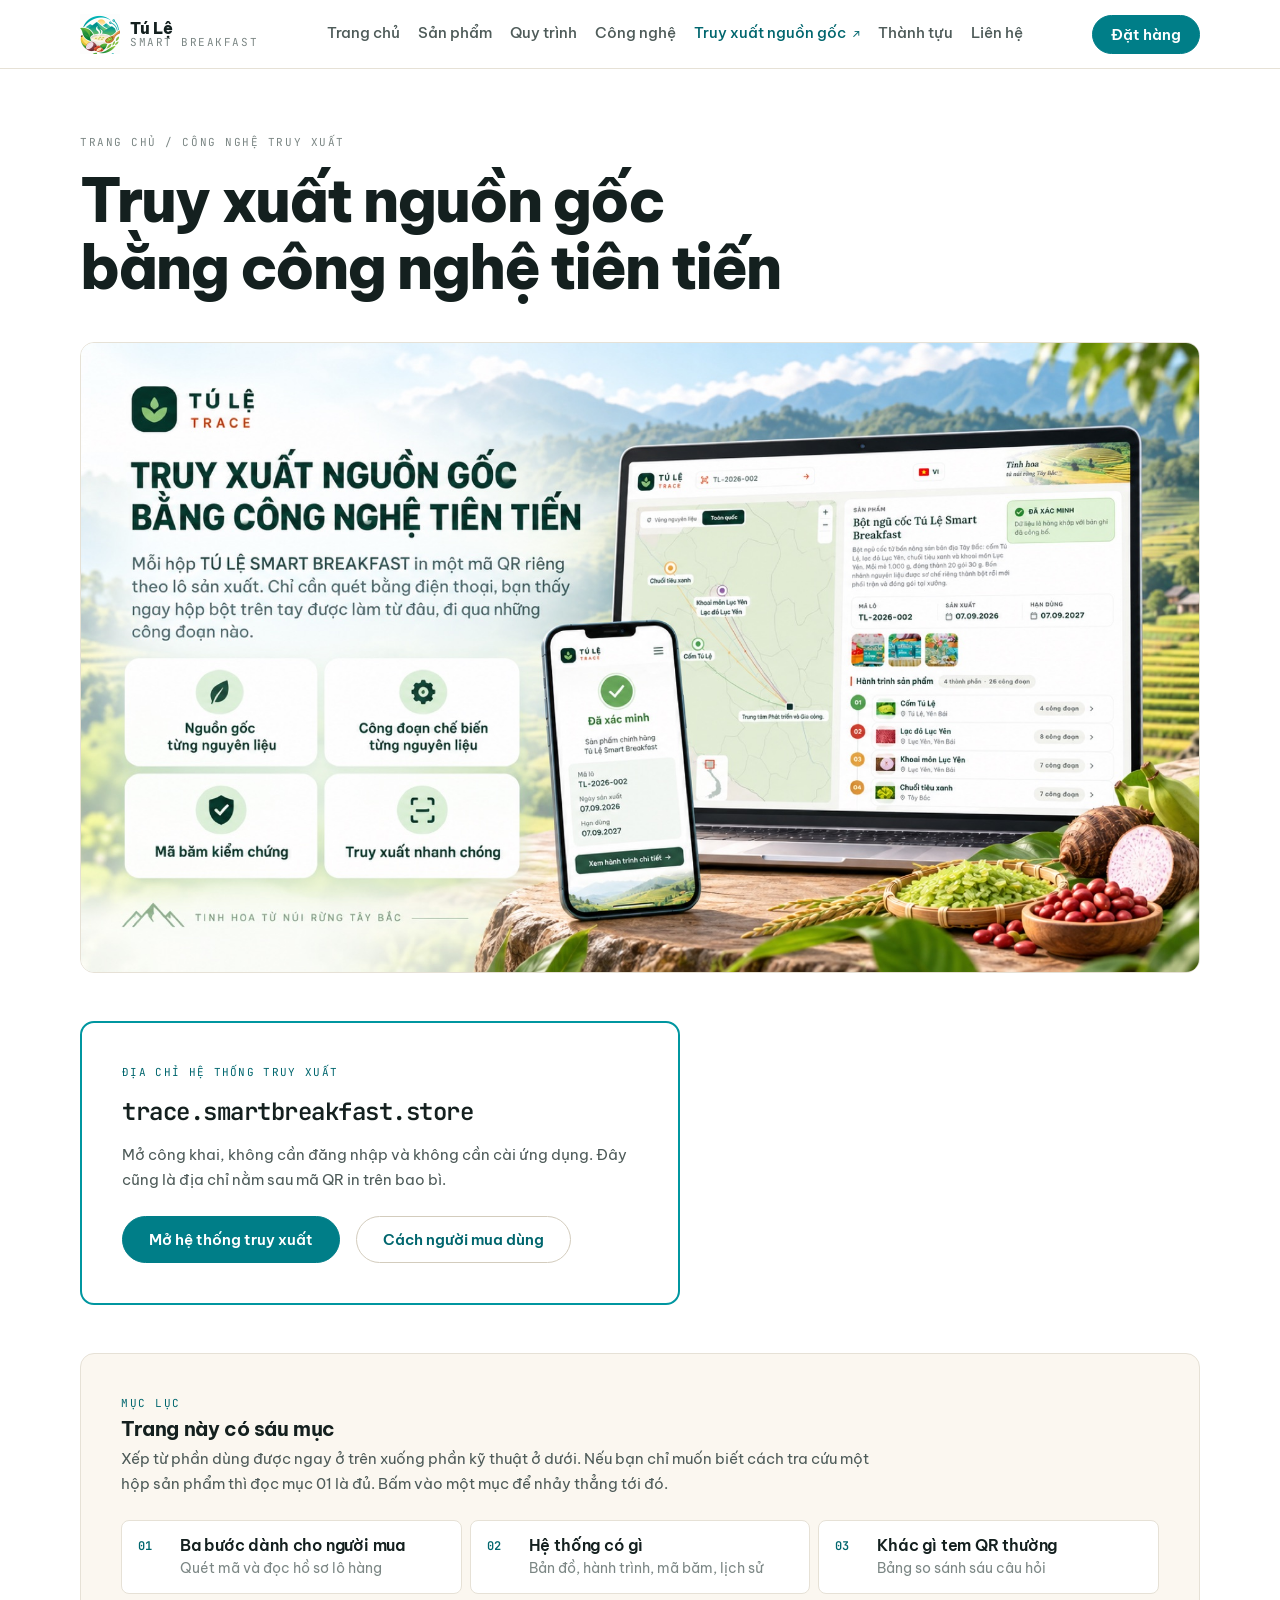
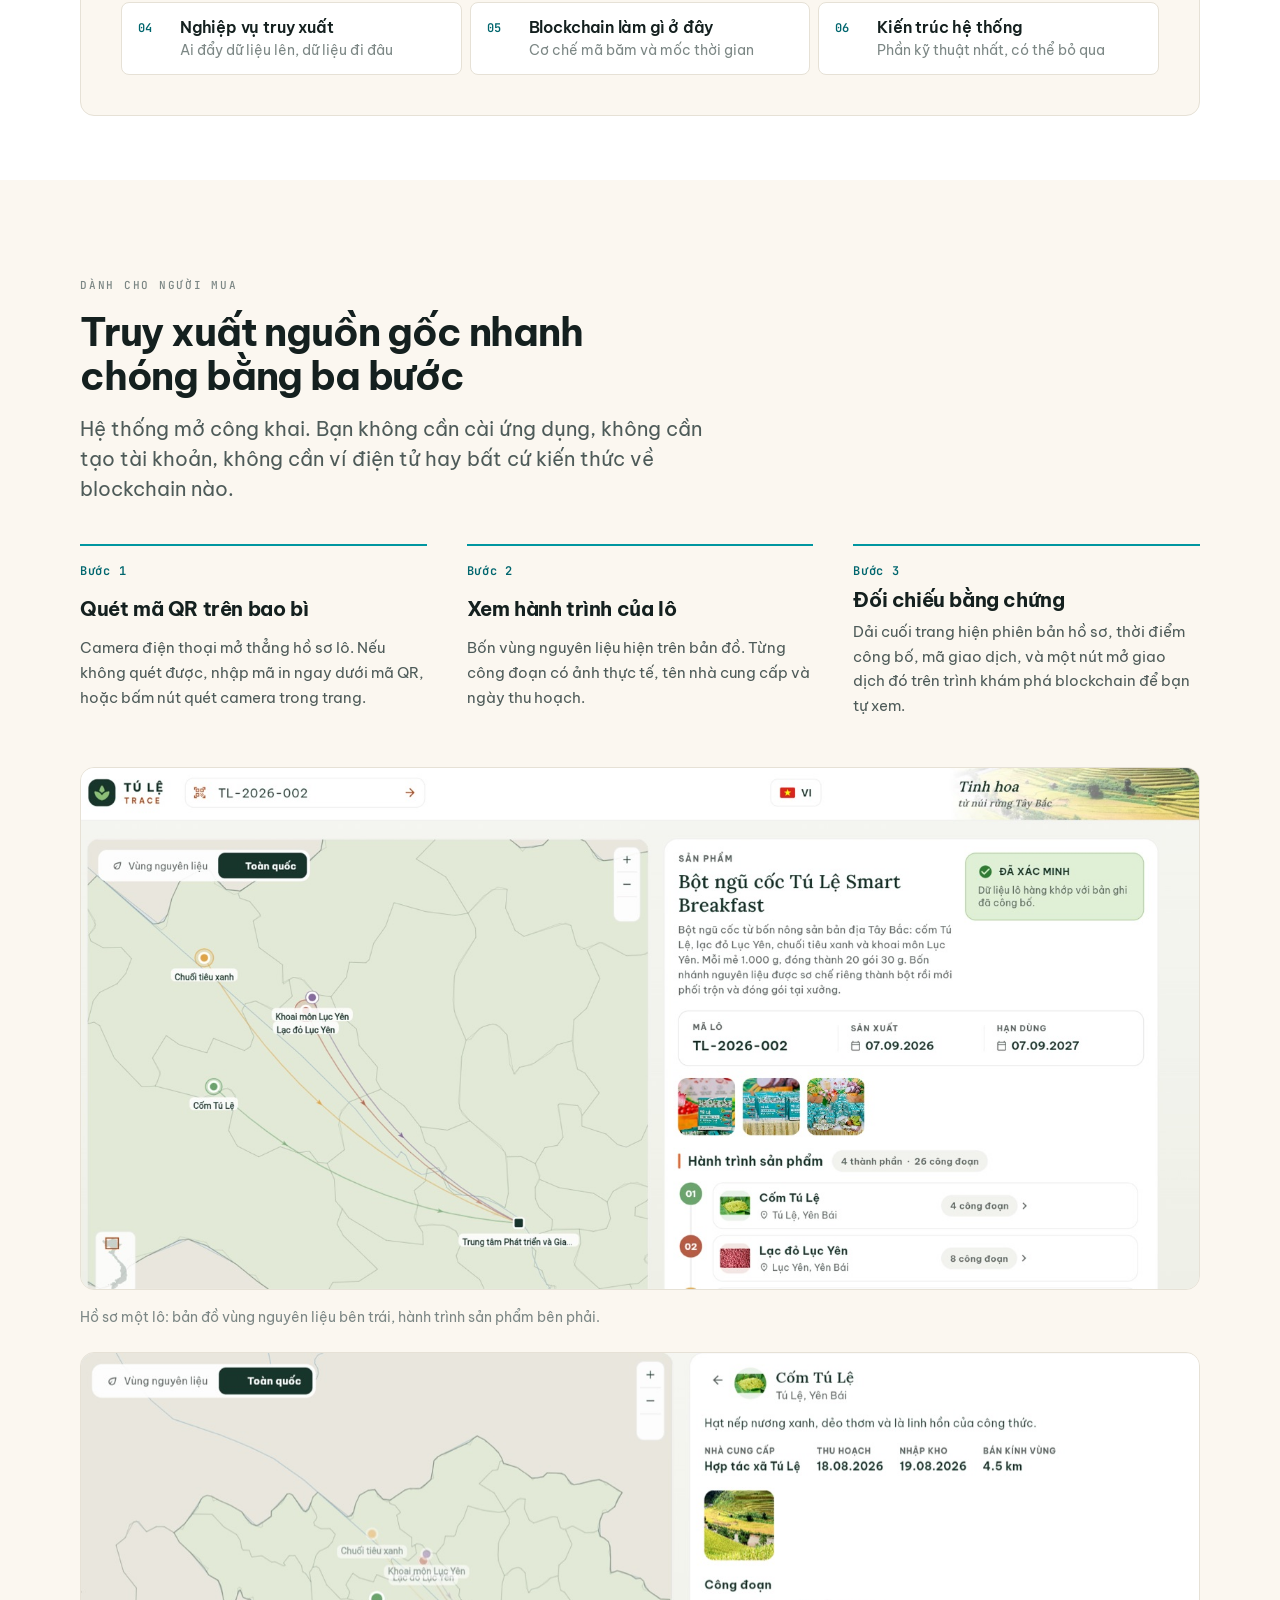
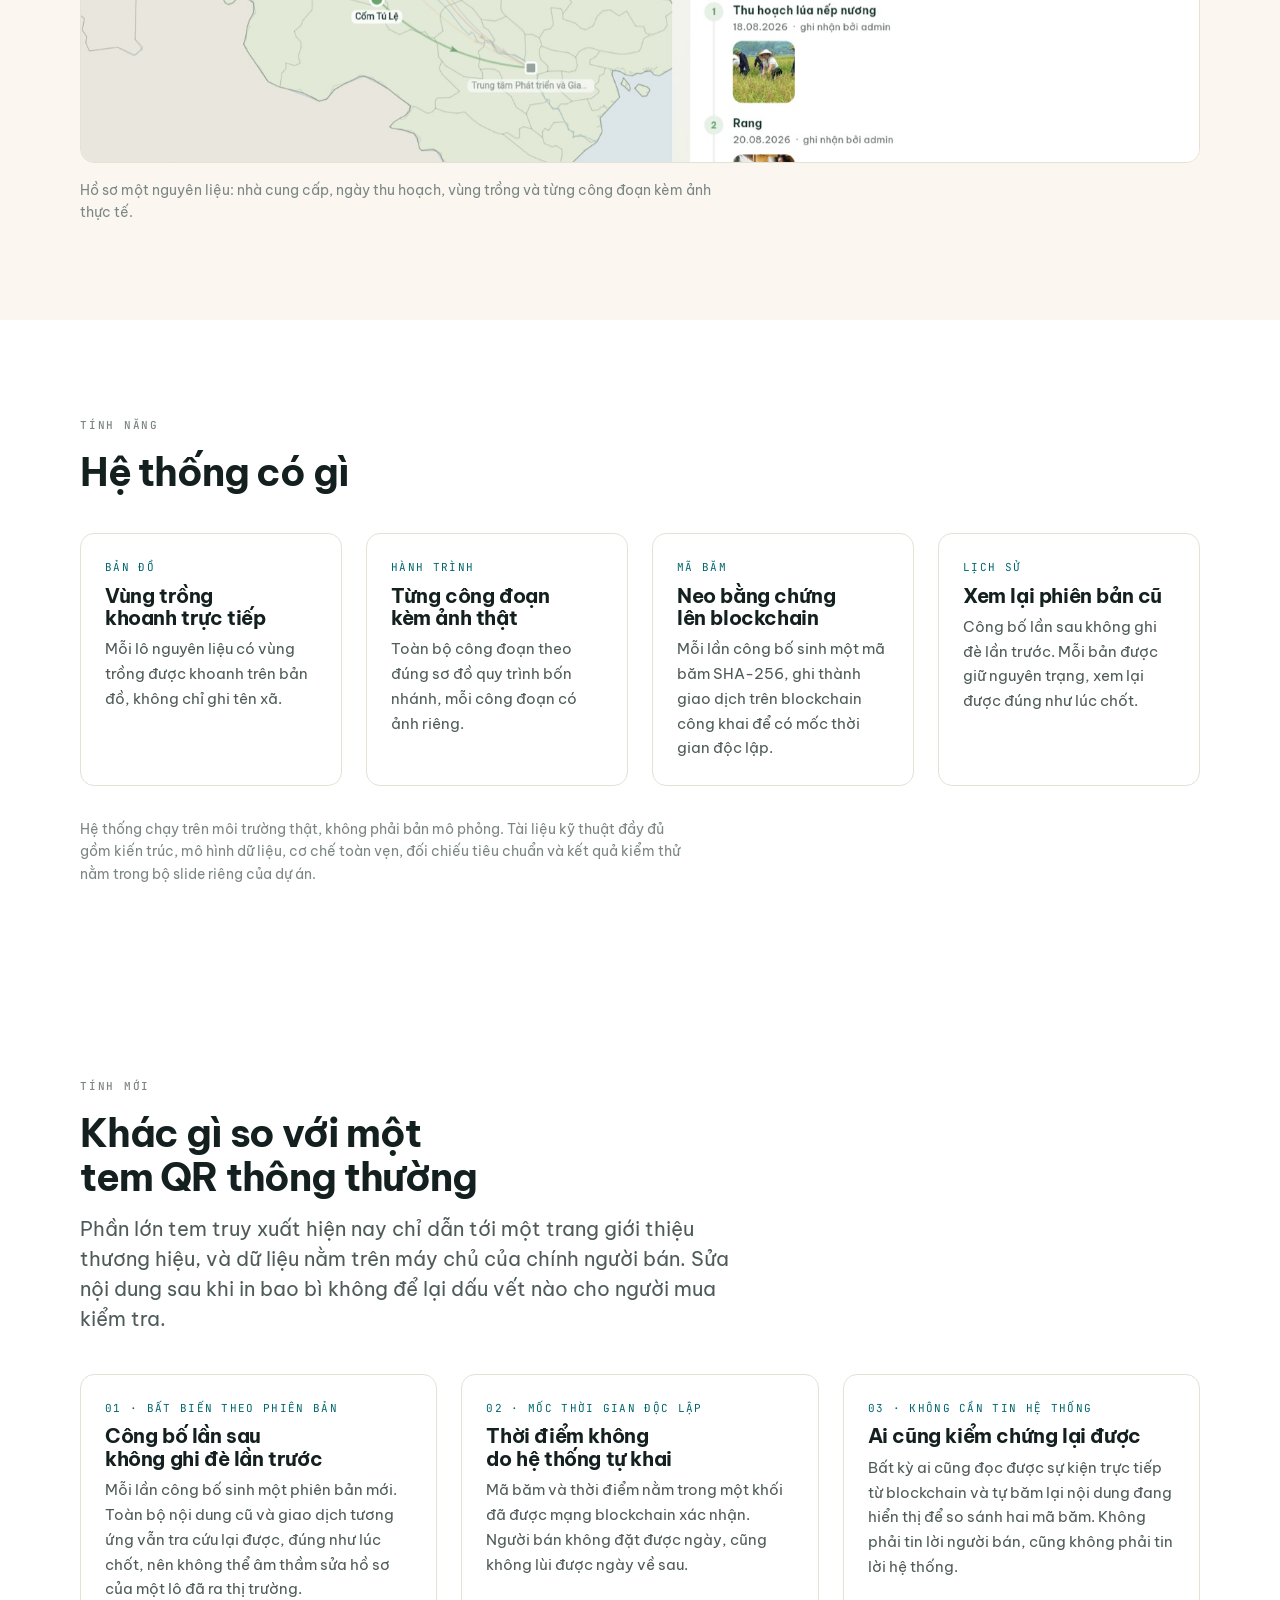
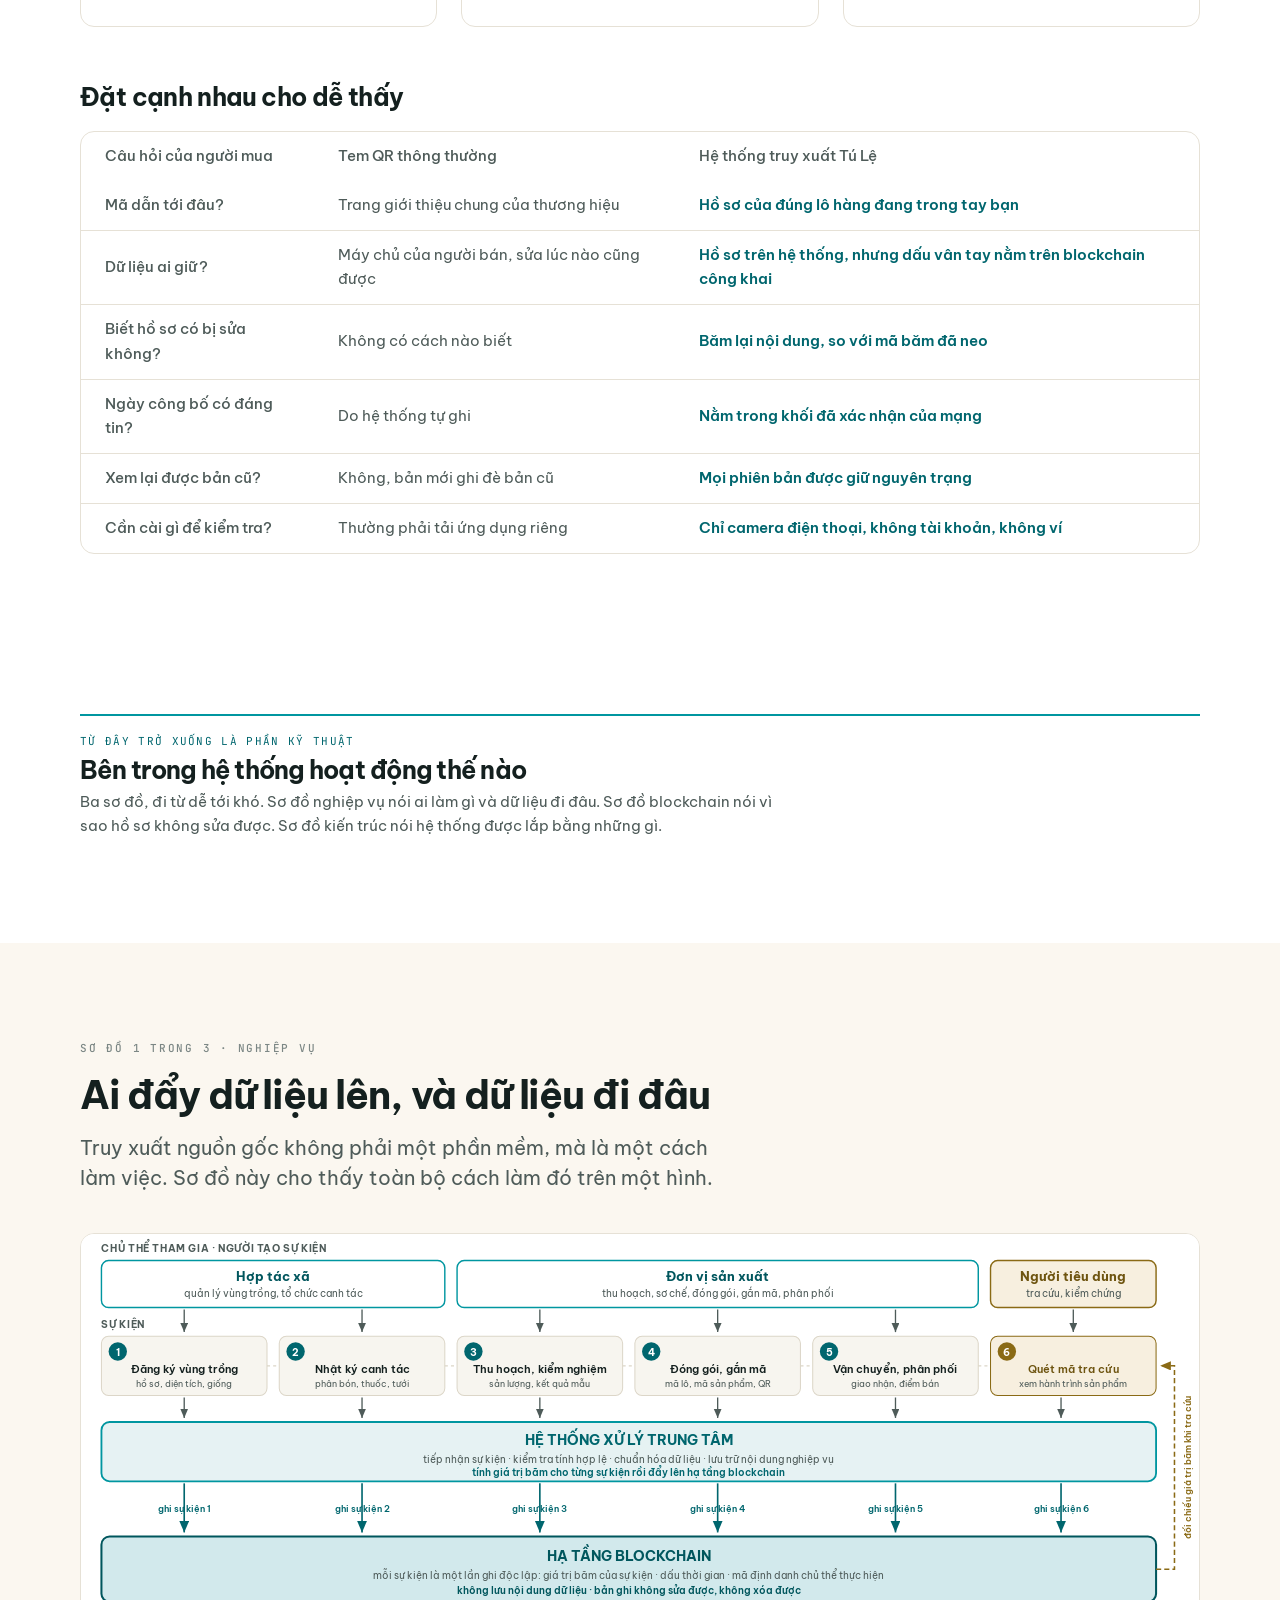
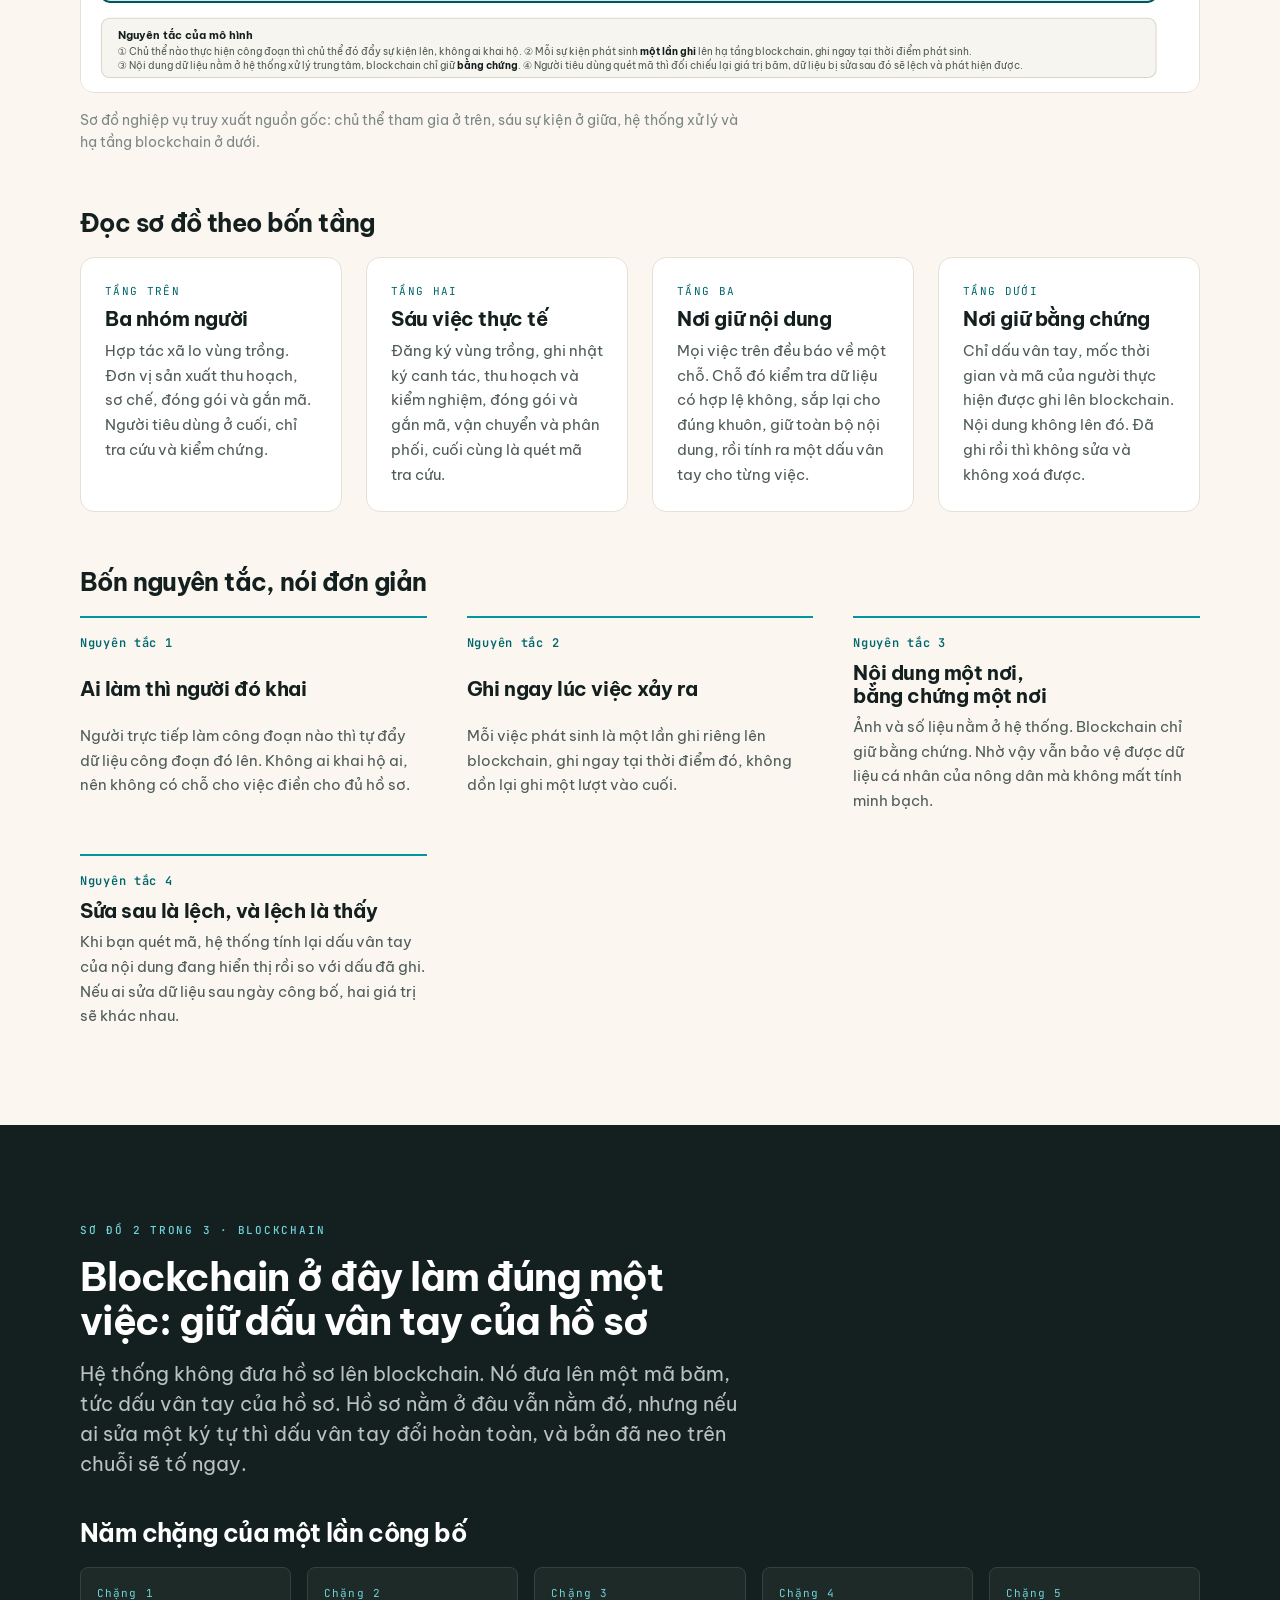
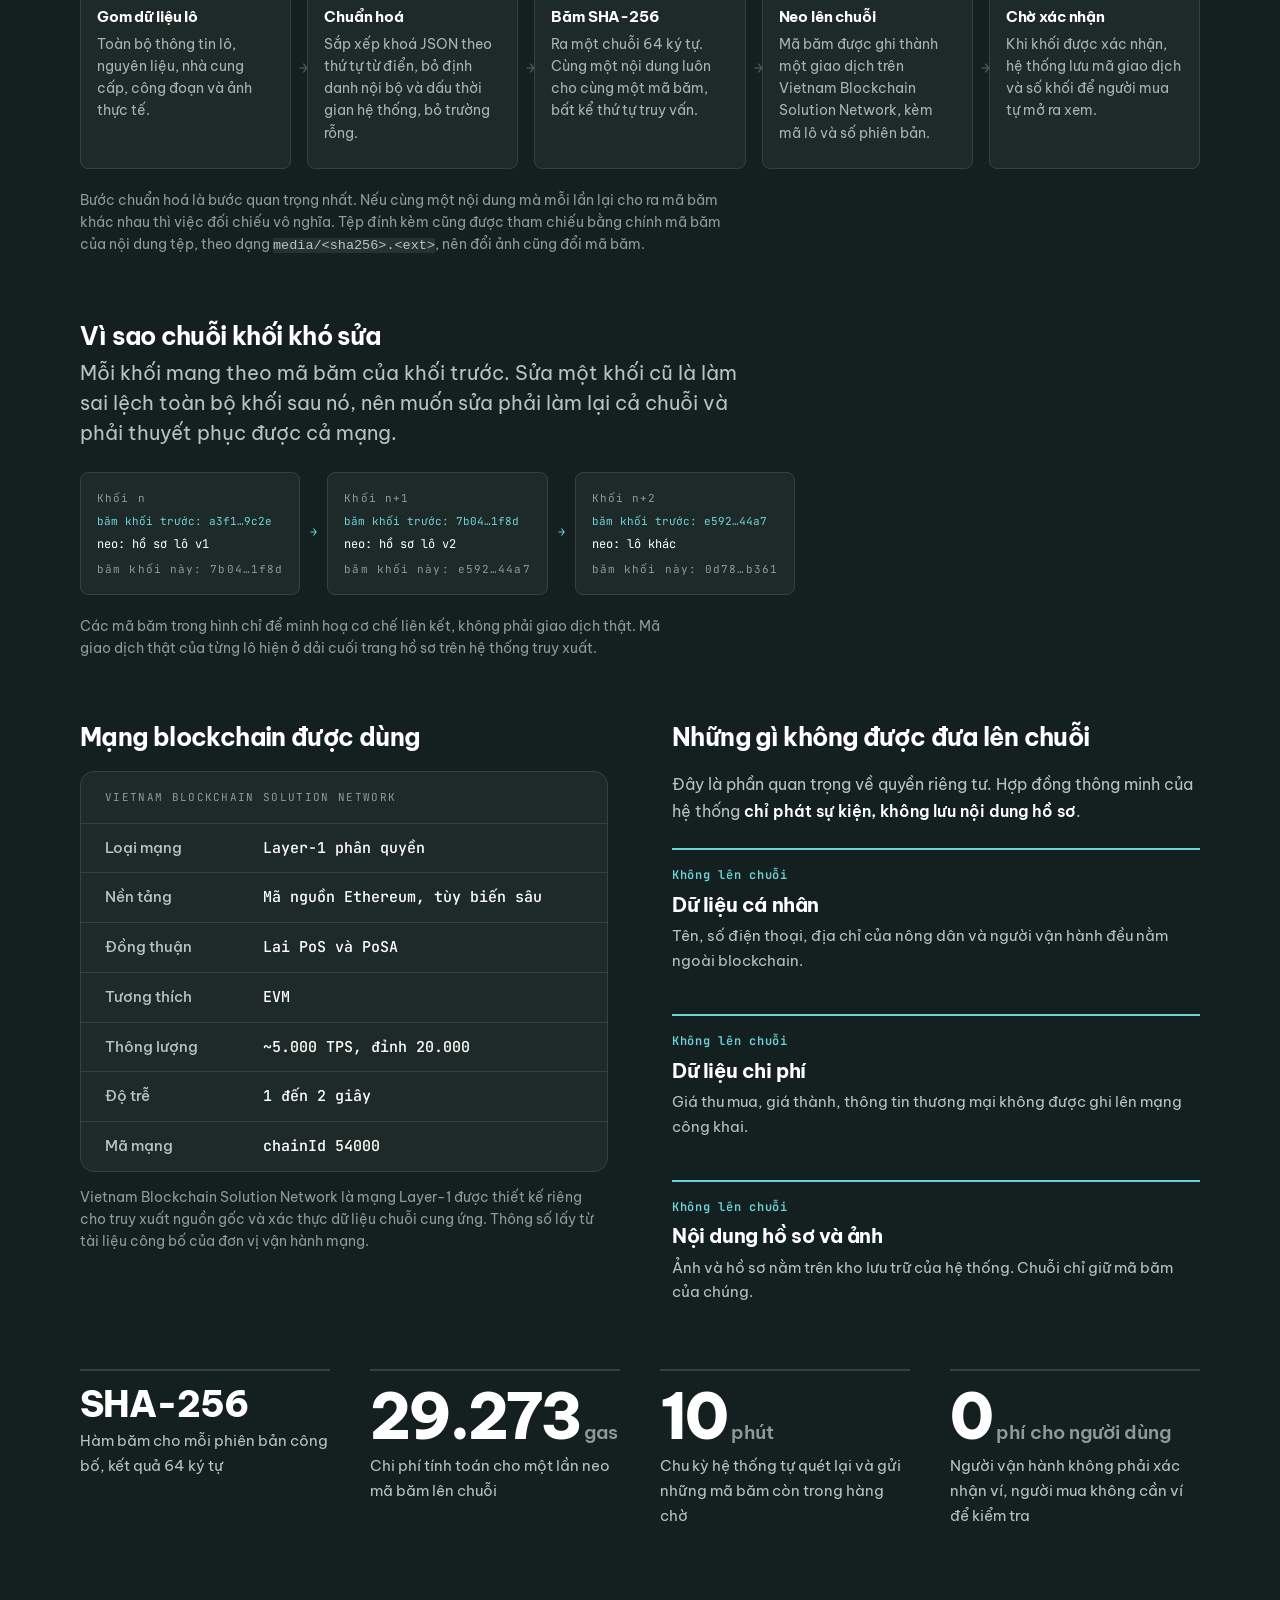
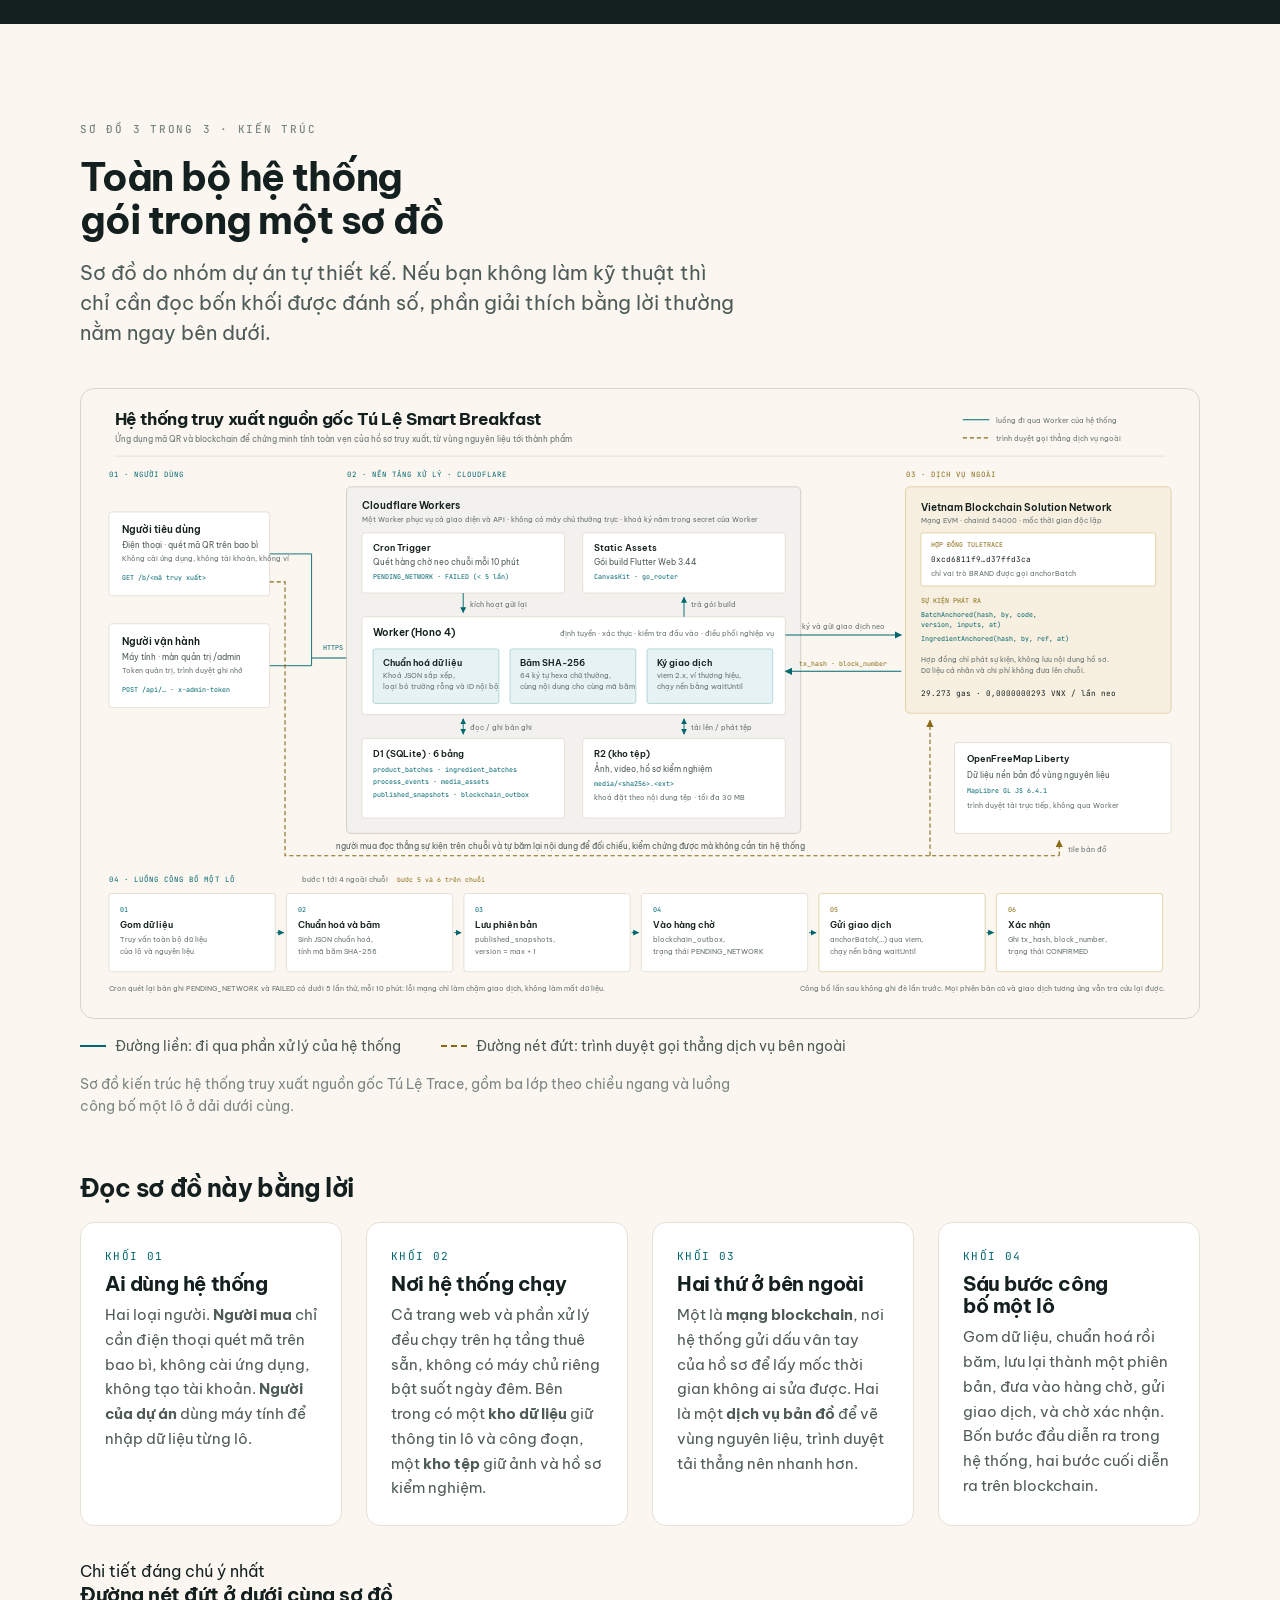
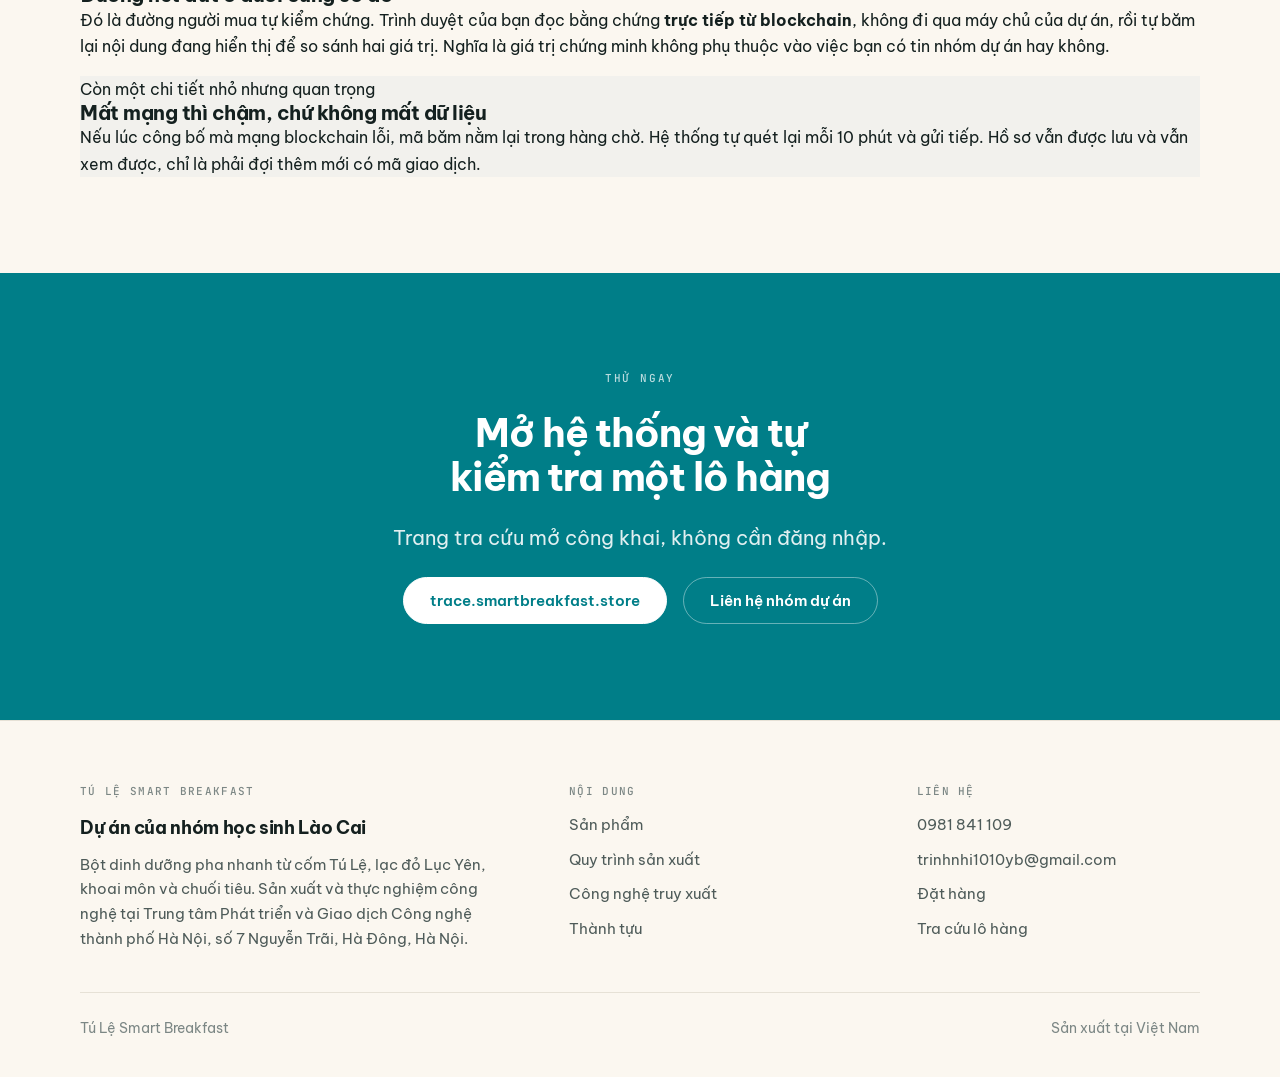
<file: public/cong-nghe.html>
<!DOCTYPE html>
<html lang="vi">
<head>
<meta charset="utf-8">
<meta name="viewport" content="width=device-width, initial-scale=1">
<title>Công nghệ truy xuất | Tú Lệ Smart Breakfast</title>
<meta name="description" content="Mỗi hộp Tú Lệ Smart Breakfast in một mã QR riêng theo lô sản xuất. Quét bằng điện thoại để xem nguyên liệu, vùng trồng và từng công đoạn, kèm mã băm neo trên blockchain.">
<link rel="canonical" href="https://smartbreakfast.store/cong-nghe">
<meta property="og:type" content="website">
<meta property="og:site_name" content="Tú Lệ Smart Breakfast">
<meta property="og:locale" content="vi_VN">
<meta property="og:url" content="https://smartbreakfast.store/cong-nghe">
<meta property="og:title" content="Công nghệ truy xuất | Tú Lệ Smart Breakfast">
<meta property="og:description" content="Quét mã QR trên bao bì để xem hồ sơ của đúng lô hàng bạn đang giữ, kèm bằng chứng hồ sơ chưa bị sửa sau ngày công bố.">
<meta property="og:image" content="https://smartbreakfast.store/assets/img/cong-nghe-gioi-thieu.jpg">
<meta property="og:image:width" content="1800">
<meta property="og:image:height" content="1013">
<meta name="twitter:card" content="summary_large_image">
<meta name="theme-color" content="#007E88">
<link rel="icon" href="assets/img/logo-mark.png">
<link rel="apple-touch-icon" href="assets/img/logo-mark.png">
<link rel="preconnect" href="https://fonts.googleapis.com">
<link rel="preconnect" href="https://fonts.gstatic.com" crossorigin>
<link rel="stylesheet" href="https://fonts.googleapis.com/css2?family=Be+Vietnam+Pro:wght@300;400;500;600;700;800&family=JetBrains+Mono:wght@400;500&display=swap">
<link rel="stylesheet" href="assets/css/style.css?v=102ab8af">
</head>
<body>

<a class="skip" href="#main">Bỏ qua điều hướng</a>

<header class="site-header">
  <div class="wrap bar">
    <a class="logo" href="/">
      <span class="mark"><img src="assets/img/logo-mark.png" width="320" height="320" alt=""></span>
      <span class="txt"><b>Tú Lệ</b><span>Smart Breakfast</span></span>
    </a>
    <nav class="site-nav" aria-label="Điều hướng chính">
      <a href="/">Trang chủ</a>
      <a href="/san-pham">Sản phẩm</a>
      <a href="/quy-trinh">Quy trình</a>
      <a href="/cong-nghe">Công nghệ</a>
      <a class="ext" href="https://trace.smartbreakfast.store" target="_blank" rel="noopener">Truy xuất nguồn gốc</a>
      <a href="/thanh-tuu">Thành tựu</a>
      <a href="/lien-he">Liên hệ</a>
    </nav>
    <div style="display:flex;gap:12px;align-items:center">
      <a class="btn sm header-cta" href="/lien-he#dat-hang">Đặt hàng</a>
      <button class="nav-toggle" type="button" aria-expanded="false" aria-controls="mobile-nav">
        <span class="lbl">Menu</span>
      </button>
    </div>
  </div>
  <div class="mobile-nav" id="mobile-nav" hidden>
    <div class="wrap">
      <ul>
        <li><a href="/">Trang chủ</a></li>
        <li><a href="/san-pham">Sản phẩm</a></li>
        <li><a href="/quy-trinh">Quy trình</a></li>
        <li><a href="/cong-nghe">Công nghệ truy xuất</a></li>
        <li><a class="ext" href="https://trace.smartbreakfast.store" target="_blank" rel="noopener">Truy xuất nguồn gốc</a></li>
        <li><a href="/thanh-tuu">Thành tựu</a></li>
        <li><a href="/lien-he">Liên hệ</a></li>
      </ul>
    </div>
  </div>
</header>

<main id="main">

  <!-- ============================ GIỚI THIỆU ============================ -->
  <section class="band tight">
    <div class="wrap">
      <p class="crumb"><a href="/">Trang chủ</a> / Công nghệ truy xuất</p>
      <h1 style="margin:16px 0 40px;max-width:30ch">Truy xuất nguồn gốc bằng công nghệ tiên tiến</h1>

      <figure class="figure-wide">
        <div class="pic">
          <img src="assets/img/cong-nghe-gioi-thieu.jpg" width="1800" height="1013"
               alt="Giới thiệu hệ thống truy xuất nguồn gốc Tú Lệ Trace. Mỗi hộp Tú Lệ Smart Breakfast in một mã QR riêng theo lô sản xuất. Chỉ cần quét bằng điện thoại, bạn thấy ngay hộp bột trên tay được làm từ đâu, đi qua những công đoạn nào. Bốn năng lực: nguồn gốc từng nguyên liệu, công đoạn chế biến từng nguyên liệu, mã băm kiểm chứng, truy xuất nhanh chóng. Ảnh minh hoạ màn hình máy tính và điện thoại hiển thị bản đồ vùng nguyên liệu và hành trình sản phẩm.">
        </div>
      </figure>

      <div class="addr" style="max-width:600px;margin-top:48px">
        <span class="k">Địa chỉ hệ thống truy xuất</span>
        <span class="url">trace.smartbreakfast.store</span>
        <p>Mở công khai, không cần đăng nhập và không cần cài ứng dụng. Đây cũng là địa chỉ nằm sau mã QR in trên bao bì.</p>
        <div class="acts">
          <a class="btn" href="https://trace.smartbreakfast.store" target="_blank" rel="noopener">Mở hệ thống truy xuất</a>
          <a class="btn ghost" href="#ba-buoc">Cách người mua dùng</a>
        </div>
      </div>

      <nav class="jumpnav" style="margin-top:48px" aria-label="Mục lục trang Công nghệ">
        <div class="head">
          <span class="k">Mục lục</span>
          <h2>Trang này có sáu mục</h2>
          <p>Xếp từ phần dùng được ngay ở trên xuống phần kỹ thuật ở dưới. Nếu bạn chỉ muốn biết cách tra cứu một hộp sản phẩm thì đọc mục 01 là đủ. Bấm vào một mục để nhảy thẳng tới đó.</p>
        </div>
        <ol>
          <li><a href="#ba-buoc"><span class="t"><b>Ba bước dành cho người mua</b><small>Quét mã và đọc hồ sơ lô hàng</small></span></a></li>
          <li><a href="#tinh-nang"><span class="t"><b>Hệ thống có gì</b><small>Bản đồ, hành trình, mã băm, lịch sử</small></span></a></li>
          <li><a href="#tinh-moi"><span class="t"><b>Khác gì tem QR thường</b><small>Bảng so sánh sáu câu hỏi</small></span></a></li>
          <li><a href="#nghiep-vu"><span class="t"><b>Nghiệp vụ truy xuất</b><small>Ai đẩy dữ liệu lên, dữ liệu đi đâu</small></span></a></li>
          <li><a href="#blockchain"><span class="t"><b>Blockchain làm gì ở đây</b><small>Cơ chế mã băm và mốc thời gian</small></span></a></li>
          <li><a href="#kien-truc"><span class="t"><b>Kiến trúc hệ thống</b><small>Phần kỹ thuật nhất, có thể bỏ qua</small></span></a></li>
        </ol>
      </nav>
    </div>
  </section>

  <!-- ============================ BA BƯỚC ============================ -->
  <section class="band cream" id="ba-buoc">
    <div class="wrap">
      <div class="band-head">
        <p class="eyebrow">Dành cho người mua</p>
        <h2>Truy xuất nguồn gốc nhanh chóng bằng ba bước</h2>
        <p class="lead">Hệ thống mở công khai. Bạn không cần cài ứng dụng, không cần tạo tài khoản, không cần ví điện tử hay bất cứ kiến thức về blockchain nào.</p>
      </div>

      <ol class="steps of-3">
        <li>
          <span class="i">Bước 1</span>
          <h4>Quét mã QR trên bao bì</h4>
          <p>Camera điện thoại mở thẳng hồ sơ lô. Nếu không quét được, nhập mã in ngay dưới mã QR, hoặc bấm nút quét camera trong trang.</p>
        </li>
        <li>
          <span class="i">Bước 2</span>
          <h4>Xem hành trình của lô</h4>
          <p>Bốn vùng nguyên liệu hiện trên bản đồ. Từng công đoạn có ảnh thực tế, tên nhà cung cấp và ngày thu hoạch.</p>
        </li>
        <li>
          <span class="i">Bước 3</span>
          <h4>Đối chiếu bằng chứng</h4>
          <p>Dải cuối trang hiện phiên bản hồ sơ, thời điểm công bố, mã giao dịch, và một nút mở giao dịch đó trên trình khám phá blockchain để bạn tự xem.</p>
        </li>
      </ol>

      <div style="display:grid;gap:24px;margin-top:48px">
        <figure class="figure-wide">
          <div class="pic">
            <img src="assets/img/trace-ho-so-lo.jpg" width="1600" height="746" loading="lazy"
                 alt="Màn hình hồ sơ một lô hàng. Bên trái là bản đồ vùng nguyên liệu với các điểm chuối tiêu xanh, khoai môn Lục Yên, lạc đỏ Lục Yên và cốm Tú Lệ. Bên phải là thông tin sản phẩm, mã lô TL-2026-002, ngày sản xuất và hạn dùng, kèm nhãn đã xác minh và danh sách hành trình bốn nguyên liệu.">
          </div>
          <figcaption>Hồ sơ một lô: bản đồ vùng nguyên liệu bên trái, hành trình sản phẩm bên phải.</figcaption>
        </figure>
        <figure class="figure-wide">
          <div class="pic">
            <img src="assets/img/trace-nguyen-lieu.jpg" width="1600" height="585" loading="lazy"
                 alt="Màn hình hồ sơ một nguyên liệu. Cốm Tú Lệ từ Tú Lệ, Yên Bái, nhà cung cấp Hợp tác xã Tú Lệ, ngày thu hoạch và ngày nhập kho, bán kính vùng 4,5 km, kèm danh sách công đoạn thu hoạch, rang và xay, mỗi công đoạn có ảnh thực tế và ngày ghi nhận.">
          </div>
          <figcaption>Hồ sơ một nguyên liệu: nhà cung cấp, ngày thu hoạch, vùng trồng và từng công đoạn kèm ảnh thực tế.</figcaption>
        </figure>
      </div>
    </div>
  </section>


  <!-- ============================ TÍNH NĂNG ============================ -->
  <section class="band" id="tinh-nang">
    <div class="wrap">
      <div class="band-head">
        <p class="eyebrow">Tính năng</p>
        <h2>Hệ thống có gì</h2>
      </div>
      <div class="grid-4">
        <div class="card">
          <span class="k">Bản đồ</span>
          <h4>Vùng trồng khoanh trực tiếp</h4>
          <p>Mỗi lô nguyên liệu có vùng trồng được khoanh trên bản đồ, không chỉ ghi tên xã.</p>
        </div>
        <div class="card">
          <span class="k">Hành trình</span>
          <h4>Từng công đoạn kèm ảnh thật</h4>
          <p>Toàn bộ công đoạn theo đúng sơ đồ quy trình bốn nhánh, mỗi công đoạn có ảnh riêng.</p>
        </div>
        <div class="card">
          <span class="k">Mã băm</span>
          <h4>Neo bằng chứng lên blockchain</h4>
          <p>Mỗi lần công bố sinh một mã băm SHA-256, ghi thành giao dịch trên blockchain công khai để có mốc thời gian độc lập.</p>
        </div>
        <div class="card">
          <span class="k">Lịch sử</span>
          <h4>Xem lại phiên bản cũ</h4>
          <p>Công bố lần sau không ghi đè lần trước. Mỗi bản được giữ nguyên trạng, xem lại được đúng như lúc chốt.</p>
        </div>
      </div>
      <p class="note" style="margin-top:32px">Hệ thống chạy trên môi trường thật, không phải bản mô phỏng. Tài liệu kỹ thuật đầy đủ gồm kiến trúc, mô hình dữ liệu, cơ chế toàn vẹn, đối chiếu tiêu chuẩn và kết quả kiểm thử nằm trong bộ slide riêng của dự án.</p>
    </div>
  </section>

  <!-- ============================ TÍNH MỚI ============================ -->
  <section class="band" id="tinh-moi">
    <div class="wrap">
      <div class="band-head">
        <p class="eyebrow">Tính mới</p>
        <h2>Khác gì so với một tem QR thông thường</h2>
        <p class="lead">Phần lớn tem truy xuất hiện nay chỉ dẫn tới một trang giới thiệu thương hiệu, và dữ liệu nằm trên máy chủ của chính người bán. Sửa nội dung sau khi in bao bì không để lại dấu vết nào cho người mua kiểm tra.</p>
      </div>

      <div class="grid-3">
        <div class="card">
          <span class="k">01 · Bất biến theo phiên bản</span>
          <h4>Công bố lần sau không ghi đè lần trước</h4>
          <p>Mỗi lần công bố sinh một phiên bản mới. Toàn bộ nội dung cũ và giao dịch tương ứng vẫn tra cứu lại được, đúng như lúc chốt, nên không thể âm thầm sửa hồ sơ của một lô đã ra thị trường.</p>
        </div>
        <div class="card">
          <span class="k">02 · Mốc thời gian độc lập</span>
          <h4>Thời điểm không do hệ thống tự khai</h4>
          <p>Mã băm và thời điểm nằm trong một khối đã được mạng blockchain xác nhận. Người bán không đặt được ngày, cũng không lùi được ngày về sau.</p>
        </div>
        <div class="card">
          <span class="k">03 · Không cần tin hệ thống</span>
          <h4>Ai cũng kiểm chứng lại được</h4>
          <p>Bất kỳ ai cũng đọc được sự kiện trực tiếp từ blockchain và tự băm lại nội dung đang hiển thị để so sánh hai mã băm. Không phải tin lời người bán, cũng không phải tin lời hệ thống.</p>
        </div>
      </div>

      <h3 style="margin:56px 0 20px">Đặt cạnh nhau cho dễ thấy</h3>
      <div class="tw">
        <table class="vs">
          <thead>
            <tr><th scope="col">Câu hỏi của người mua</th><th scope="col">Tem QR thông thường</th><th scope="col">Hệ thống truy xuất Tú Lệ</th></tr>
          </thead>
          <tbody>
            <tr>
              <th scope="row">Mã dẫn tới đâu?</th>
              <td class="bad">Trang giới thiệu chung của thương hiệu</td>
              <td class="good">Hồ sơ của đúng lô hàng đang trong tay bạn</td>
            </tr>
            <tr>
              <th scope="row">Dữ liệu ai giữ?</th>
              <td class="bad">Máy chủ của người bán, sửa lúc nào cũng được</td>
              <td class="good">Hồ sơ trên hệ thống, nhưng dấu vân tay nằm trên blockchain công khai</td>
            </tr>
            <tr>
              <th scope="row">Biết hồ sơ có bị sửa không?</th>
              <td class="bad">Không có cách nào biết</td>
              <td class="good">Băm lại nội dung, so với mã băm đã neo</td>
            </tr>
            <tr>
              <th scope="row">Ngày công bố có đáng tin?</th>
              <td class="bad">Do hệ thống tự ghi</td>
              <td class="good">Nằm trong khối đã xác nhận của mạng</td>
            </tr>
            <tr>
              <th scope="row">Xem lại được bản cũ?</th>
              <td class="bad">Không, bản mới ghi đè bản cũ</td>
              <td class="good">Mọi phiên bản được giữ nguyên trạng</td>
            </tr>
            <tr>
              <th scope="row">Cần cài gì để kiểm tra?</th>
              <td class="bad">Thường phải tải ứng dụng riêng</td>
              <td class="good">Chỉ camera điện thoại, không tài khoản, không ví</td>
            </tr>
          </tbody>
        </table>
      </div>
    </div>
  </section>

  <section class="band tight">
    <div class="wrap">
      <div class="tier">
        <span class="k">Từ đây trở xuống là phần kỹ thuật</span>
        <h2 style="font-size:var(--fs-h4)">Bên trong hệ thống hoạt động thế nào</h2>
        <p>Ba sơ đồ, đi từ dễ tới khó. Sơ đồ nghiệp vụ nói ai làm gì và dữ liệu đi đâu. Sơ đồ blockchain nói vì sao hồ sơ không sửa được. Sơ đồ kiến trúc nói hệ thống được lắp bằng những gì.</p>
      </div>
    </div>
  </section>

  <!-- ============================ NGHIỆP VỤ ============================ -->

  <section class="band cream" id="nghiep-vu">
    <div class="wrap">
      <div class="band-head">
        <p class="eyebrow">Sơ đồ 1 trong 3 · Nghiệp vụ</p>
        <h2>Ai đẩy dữ liệu lên, và dữ liệu đi đâu</h2>
        <p class="lead">Truy xuất nguồn gốc không phải một phần mềm, mà là một cách làm việc. Sơ đồ này cho thấy toàn bộ cách làm đó trên một hình.</p>
      </div>

      <figure style="margin:0">
        <div class="diaframe">
          <svg role="img" aria-label="Sơ đồ nghiệp vụ truy xuất nguồn gốc. Ba nhóm chủ thể tạo sự kiện: hợp tác xã quản lý vùng trồng, đơn vị sản xuất thu hoạch sơ chế đóng gói gắn mã và phân phối, người tiêu dùng tra cứu kiểm chứng. Sáu sự kiện theo thứ tự: đăng ký vùng trồng, nhật ký canh tác, thu hoạch và kiểm nghiệm, đóng gói và gắn mã, vận chuyển và phân phối, quét mã tra cứu. Cả sáu sự kiện đi vào hệ thống xử lý trung tâm để kiểm tra tính hợp lệ, chuẩn hoá và lưu nội dung, rồi hệ thống tính giá trị băm cho từng sự kiện và ghi lên hạ tầng blockchain. Blockchain chỉ lưu giá trị băm, dấu thời gian và mã định danh chủ thể, không lưu nội dung dữ liệu, bản ghi không sửa và không xoá được. Khi người tiêu dùng quét mã, hệ thống đối chiếu lại giá trị băm." viewBox="0 0 1094 448" xmlns="http://www.w3.org/2000/svg" font-family="Be Vietnam Pro, system-ui, sans-serif">
            <defs>
              <marker id="a" markerWidth="9" markerHeight="9" refX="7" refY="3" orient="auto"><path d="M0,0 L7,3 L0,6 Z" fill="#4E5B59"/></marker>
              <marker id="b" markerWidth="9" markerHeight="9" refX="7" refY="3" orient="auto"><path d="M0,0 L7,3 L0,6 Z" fill="#00666E"/></marker>
              <marker id="c" markerWidth="9" markerHeight="9" refX="7" refY="3" orient="auto"><path d="M0,0 L7,3 L0,6 Z" fill="#8A6A15"/></marker>
            </defs>
            <rect width="1094" height="448" fill="#ffffff"/>
          
            <!-- ===== LỚP 1 · CHỦ THỂ ===== -->
            <text x="20" y="18" font-size="10" font-weight="700" fill="#4E5B59" letter-spacing="0.06em">CHỦ THỂ THAM GIA · NGƯỜI TẠO SỰ KIỆN</text>
          
            <rect x="20" y="26" width="336" height="46" rx="7" fill="#FFFFFF" stroke="#0096A0" stroke-width="1.4"/>
            <text x="188" y="46" text-anchor="middle" font-size="13" font-weight="700" fill="#00565D">Hợp tác xã</text>
            <text x="188" y="62" text-anchor="middle" font-size="9.6" fill="#4E5B59">quản lý vùng trồng, tổ chức canh tác</text>
          
            <rect x="368" y="26" width="510" height="46" rx="7" fill="#FFFFFF" stroke="#0096A0" stroke-width="1.4"/>
            <text x="623" y="46" text-anchor="middle" font-size="13" font-weight="700" fill="#00565D">Đơn vị sản xuất</text>
            <text x="623" y="62" text-anchor="middle" font-size="9.6" fill="#4E5B59">thu hoạch, sơ chế, đóng gói, gắn mã, phân phối</text>
          
            <rect x="890" y="26" width="162" height="46" rx="7" fill="#F7EFDF" stroke="#8A6A15" stroke-width="1.4"/>
            <text x="971" y="46" text-anchor="middle" font-size="13" font-weight="700" fill="#6E5410">Người tiêu dùng</text>
            <text x="971" y="62" text-anchor="middle" font-size="9.6" fill="#4E5B59">tra cứu, kiểm chứng</text>
          
            <!-- ===== LỚP 2 · SỰ KIỆN ===== -->
            <text x="20" y="92" font-size="10" font-weight="700" fill="#4E5B59" letter-spacing="0.06em">SỰ KIỆN</text>
          
            <g stroke="#4E5B59" stroke-width="1.3" marker-end="url(#a)">
              <line x1="101" y1="74" x2="101" y2="96"/>
              <line x1="275" y1="74" x2="275" y2="96"/>
              <line x1="449" y1="74" x2="449" y2="96"/>
              <line x1="623" y1="74" x2="623" y2="96"/>
              <line x1="797" y1="74" x2="797" y2="96"/>
              <line x1="971" y1="74" x2="971" y2="96"/>
            </g>
          
            <g>
              <rect x="20" y="100" width="162" height="58" rx="7" fill="#F7F5EF" stroke="#DCD6C8"/>
              <circle cx="36" cy="115" r="9" fill="#00666E"/><text x="36" y="119" text-anchor="middle" font-size="9.6" font-weight="700" fill="#fff">1</text>
              <text x="101" y="136" text-anchor="middle" font-size="11" font-weight="600" fill="#14201F">Đăng ký vùng trồng</text>
              <text x="101" y="150" text-anchor="middle" font-size="9.2" fill="#4E5B59">hồ sơ, diện tích, giống</text>
          
              <rect x="194" y="100" width="162" height="58" rx="7" fill="#F7F5EF" stroke="#DCD6C8"/>
              <circle cx="210" cy="115" r="9" fill="#00666E"/><text x="210" y="119" text-anchor="middle" font-size="9.6" font-weight="700" fill="#fff">2</text>
              <text x="275" y="136" text-anchor="middle" font-size="11" font-weight="600" fill="#14201F">Nhật ký canh tác</text>
              <text x="275" y="150" text-anchor="middle" font-size="9.2" fill="#4E5B59">phân bón, thuốc, tưới</text>
          
              <rect x="368" y="100" width="162" height="58" rx="7" fill="#F7F5EF" stroke="#DCD6C8"/>
              <circle cx="384" cy="115" r="9" fill="#00666E"/><text x="384" y="119" text-anchor="middle" font-size="9.6" font-weight="700" fill="#fff">3</text>
              <text x="449" y="136" text-anchor="middle" font-size="11" font-weight="600" fill="#14201F">Thu hoạch, kiểm nghiệm</text>
              <text x="449" y="150" text-anchor="middle" font-size="9.2" fill="#4E5B59">sản lượng, kết quả mẫu</text>
          
              <rect x="542" y="100" width="162" height="58" rx="7" fill="#F7F5EF" stroke="#DCD6C8"/>
              <circle cx="558" cy="115" r="9" fill="#00666E"/><text x="558" y="119" text-anchor="middle" font-size="9.6" font-weight="700" fill="#fff">4</text>
              <text x="623" y="136" text-anchor="middle" font-size="11" font-weight="600" fill="#14201F">Đóng gói, gắn mã</text>
              <text x="623" y="150" text-anchor="middle" font-size="9.2" fill="#4E5B59">mã lô, mã sản phẩm, QR</text>
          
              <rect x="716" y="100" width="162" height="58" rx="7" fill="#F7F5EF" stroke="#DCD6C8"/>
              <circle cx="732" cy="115" r="9" fill="#00666E"/><text x="732" y="119" text-anchor="middle" font-size="9.6" font-weight="700" fill="#fff">5</text>
              <text x="797" y="136" text-anchor="middle" font-size="11" font-weight="600" fill="#14201F">Vận chuyển, phân phối</text>
              <text x="797" y="150" text-anchor="middle" font-size="9.2" fill="#4E5B59">giao nhận, điểm bán</text>
          
              <rect x="890" y="100" width="162" height="58" rx="7" fill="#F7EFDF" stroke="#8A6A15"/>
              <circle cx="906" cy="115" r="9" fill="#8A6A15"/><text x="906" y="119" text-anchor="middle" font-size="9.6" font-weight="700" fill="#fff">6</text>
              <text x="971" y="136" text-anchor="middle" font-size="11" font-weight="600" fill="#6E5410">Quét mã tra cứu</text>
              <text x="971" y="150" text-anchor="middle" font-size="9.2" fill="#4E5B59">xem hành trình sản phẩm</text>
            </g>
          
            <g stroke="#DCD6C8" stroke-width="1.1" stroke-dasharray="3 3">
              <line x1="182" y1="129" x2="194" y2="129"/><line x1="356" y1="129" x2="368" y2="129"/>
              <line x1="530" y1="129" x2="542" y2="129"/><line x1="704" y1="129" x2="716" y2="129"/>
              <line x1="878" y1="129" x2="890" y2="129"/>
            </g>
          
            <!-- sự kiện -> hệ thống trung tâm -->
            <g stroke="#4E5B59" stroke-width="1.3" marker-end="url(#a)">
              <line x1="101" y1="160" x2="101" y2="180"/>
              <line x1="275" y1="160" x2="275" y2="180"/>
              <line x1="449" y1="160" x2="449" y2="180"/>
              <line x1="623" y1="160" x2="623" y2="180"/>
              <line x1="797" y1="160" x2="797" y2="180"/>
              <line x1="959" y1="160" x2="959" y2="180"/>
            </g>
          
            <!-- ===== LỚP 3 · HỆ THỐNG XỬ LÝ TRUNG TÂM ===== -->
            <rect x="20" y="184" width="1032" height="58" rx="8" fill="#E6F2F3" stroke="#0096A0" stroke-width="1.8"/>
            <text x="536" y="206" text-anchor="middle" font-size="13.5" font-weight="700" fill="#00666E">HỆ THỐNG XỬ LÝ TRUNG TÂM</text>
            <text x="536" y="224" text-anchor="middle" font-size="10" fill="#4E5B59">tiếp nhận sự kiện · kiểm tra tính hợp lệ · chuẩn hóa dữ liệu · lưu trữ nội dung nghiệp vụ</text>
            <text x="536" y="237" text-anchor="middle" font-size="10" font-weight="600" fill="#00666E">tính giá trị băm cho từng sự kiện rồi đẩy lên hạ tầng blockchain</text>
          
            <!-- hệ thống -> blockchain: 6 mũi tên, mỗi sự kiện một lần ghi -->
            <g stroke="#00666E" stroke-width="1.6" marker-end="url(#b)">
              <line x1="101" y1="244" x2="101" y2="292"/>
              <line x1="275" y1="244" x2="275" y2="292"/>
              <line x1="449" y1="244" x2="449" y2="292"/>
              <line x1="623" y1="244" x2="623" y2="292"/>
              <line x1="797" y1="244" x2="797" y2="292"/>
              <line x1="959" y1="244" x2="959" y2="292"/>
            </g>
            <g font-size="9" font-weight="600" fill="#00666E" text-anchor="middle">
              <text x="101" y="272">ghi sự kiện 1</text>
              <text x="275" y="272">ghi sự kiện 2</text>
              <text x="449" y="272">ghi sự kiện 3</text>
              <text x="623" y="272">ghi sự kiện 4</text>
              <text x="797" y="272">ghi sự kiện 5</text>
              <text x="959" y="272">ghi sự kiện 6</text>
            </g>
          
            <!-- ===== LỚP 4 · HẠ TẦNG BLOCKCHAIN ===== -->
            <rect x="20" y="296" width="1032" height="64" rx="8" fill="#D2E9EC" stroke="#00565D" stroke-width="2"/>
            <text x="536" y="320" text-anchor="middle" font-size="14" font-weight="700" fill="#00565D">HẠ TẦNG BLOCKCHAIN</text>
            <text x="536" y="338" text-anchor="middle" font-size="10" fill="#4E5B59">mỗi sự kiện là một lần ghi độc lập: giá trị băm của sự kiện · dấu thời gian · mã định danh chủ thể thực hiện</text>
            <text x="536" y="352" text-anchor="middle" font-size="10" font-weight="600" fill="#00565D">không lưu nội dung dữ liệu · bản ghi không sửa được, không xóa được</text>
          
            <!-- đường kiểm chứng ngược -->
            <path d="M 1052 328 L 1070 328 L 1070 129 L 1056 129" fill="none" stroke="#8A6A15" stroke-width="1.5" stroke-dasharray="5 3" marker-end="url(#c)"/>
            <text transform="translate(1086,228) rotate(-90)" text-anchor="middle" font-size="9" font-weight="600" fill="#8A6A15">đối chiếu giá trị băm khi tra cứu</text>
          
            <!-- ===== NGUYÊN TẮC ===== -->
            <rect x="20" y="376" width="1032" height="58" rx="8" fill="#F7F5EF" stroke="#DCD6C8"/>
            <text x="36" y="396" font-size="11" font-weight="700" fill="#14201F">Nguyên tắc của mô hình</text>
            <text x="36" y="412" font-size="10" fill="#4E5B59">① Chủ thể nào thực hiện công đoạn thì chủ thể đó đẩy sự kiện lên, không ai khai hộ.  ② Mỗi sự kiện phát sinh <tspan font-weight="700" fill="#14201F">một lần ghi</tspan> lên hạ tầng blockchain, ghi ngay tại thời điểm phát sinh.</text>
            <text x="36" y="426" font-size="10" fill="#4E5B59">③ Nội dung dữ liệu nằm ở hệ thống xử lý trung tâm, blockchain chỉ giữ <tspan font-weight="700" fill="#14201F">bằng chứng</tspan>.  ④ Người tiêu dùng quét mã thì đối chiếu lại giá trị băm, dữ liệu bị sửa sau đó sẽ lệch và phát hiện được.</text>
          </svg>
        </div>
        <figcaption style="margin-top:16px;font-size:13.5px;color:var(--ink-3);max-width:74ch">Sơ đồ nghiệp vụ truy xuất nguồn gốc: chủ thể tham gia ở trên, sáu sự kiện ở giữa, hệ thống xử lý và hạ tầng blockchain ở dưới.</figcaption>
      </figure>

      <h3 style="margin:56px 0 20px">Đọc sơ đồ theo bốn tầng</h3>
      <div class="grid-4">
        <div class="card">
          <span class="k">Tầng trên</span>
          <h4>Ba nhóm người</h4>
          <p>Hợp tác xã lo vùng trồng. Đơn vị sản xuất thu hoạch, sơ chế, đóng gói và gắn mã. Người tiêu dùng ở cuối, chỉ tra cứu và kiểm chứng.</p>
        </div>
        <div class="card">
          <span class="k">Tầng hai</span>
          <h4>Sáu việc thực tế</h4>
          <p>Đăng ký vùng trồng, ghi nhật ký canh tác, thu hoạch và kiểm nghiệm, đóng gói và gắn mã, vận chuyển và phân phối, cuối cùng là quét mã tra cứu.</p>
        </div>
        <div class="card">
          <span class="k">Tầng ba</span>
          <h4>Nơi giữ nội dung</h4>
          <p>Mọi việc trên đều báo về một chỗ. Chỗ đó kiểm tra dữ liệu có hợp lệ không, sắp lại cho đúng khuôn, giữ toàn bộ nội dung, rồi tính ra một dấu vân tay cho từng việc.</p>
        </div>
        <div class="card">
          <span class="k">Tầng dưới</span>
          <h4>Nơi giữ bằng chứng</h4>
          <p>Chỉ dấu vân tay, mốc thời gian và mã của người thực hiện được ghi lên blockchain. Nội dung không lên đó. Đã ghi rồi thì không sửa và không xoá được.</p>
        </div>
      </div>

      <h3 style="margin:56px 0 20px">Bốn nguyên tắc, nói đơn giản</h3>
      <ol class="steps" style="grid-template-columns:repeat(auto-fit,minmax(260px,1fr))">
        <li>
          <span class="i">Nguyên tắc 1</span>
          <h4>Ai làm thì người đó khai</h4>
          <p>Người trực tiếp làm công đoạn nào thì tự đẩy dữ liệu công đoạn đó lên. Không ai khai hộ ai, nên không có chỗ cho việc điền cho đủ hồ sơ.</p>
        </li>
        <li>
          <span class="i">Nguyên tắc 2</span>
          <h4>Ghi ngay lúc việc xảy ra</h4>
          <p>Mỗi việc phát sinh là một lần ghi riêng lên blockchain, ghi ngay tại thời điểm đó, không dồn lại ghi một lượt vào cuối.</p>
        </li>
        <li>
          <span class="i">Nguyên tắc 3</span>
          <h4>Nội dung một nơi, bằng chứng một nơi</h4>
          <p>Ảnh và số liệu nằm ở hệ thống. Blockchain chỉ giữ bằng chứng. Nhờ vậy vẫn bảo vệ được dữ liệu cá nhân của nông dân mà không mất tính minh bạch.</p>
        </li>
        <li>
          <span class="i">Nguyên tắc 4</span>
          <h4>Sửa sau là lệch, và lệch là thấy</h4>
          <p>Khi bạn quét mã, hệ thống tính lại dấu vân tay của nội dung đang hiển thị rồi so với dấu đã ghi. Nếu ai sửa dữ liệu sau ngày công bố, hai giá trị sẽ khác nhau.</p>
        </li>
      </ol>
    </div>
  </section>

  <!-- ============================ BLOCKCHAIN ============================ -->
  <section class="band ink" id="blockchain">
    <div class="wrap">
      <div class="band-head">
        <p class="eyebrow">Sơ đồ 2 trong 3 · Blockchain</p>
        <h2>Blockchain ở đây làm đúng một việc: giữ dấu vân tay của hồ sơ</h2>
        <p class="lead">Hệ thống không đưa hồ sơ lên blockchain. Nó đưa lên một mã băm, tức dấu vân tay của hồ sơ. Hồ sơ nằm ở đâu vẫn nằm đó, nhưng nếu ai sửa một ký tự thì dấu vân tay đổi hoàn toàn, và bản đã neo trên chuỗi sẽ tố ngay.</p>
      </div>

      <h3 style="margin-bottom:20px">Năm chặng của một lần công bố</h3>
      <div class="bcflow">
        <div>
          <span class="k">Chặng 1</span>
          <h4>Gom dữ liệu lô</h4>
          <p>Toàn bộ thông tin lô, nguyên liệu, nhà cung cấp, công đoạn và ảnh thực tế.</p>
        </div>
        <div>
          <span class="k">Chặng 2</span>
          <h4>Chuẩn hoá</h4>
          <p>Sắp xếp khoá JSON theo thứ tự từ điển, bỏ định danh nội bộ và dấu thời gian hệ thống, bỏ trường rỗng.</p>
        </div>
        <div>
          <span class="k">Chặng 3</span>
          <h4>Băm SHA-256</h4>
          <p>Ra một chuỗi 64 ký tự. Cùng một nội dung luôn cho cùng một mã băm, bất kể thứ tự truy vấn.</p>
        </div>
        <div>
          <span class="k">Chặng 4</span>
          <h4>Neo lên chuỗi</h4>
          <p>Mã băm được ghi thành một giao dịch trên Vietnam Blockchain Solution Network, kèm mã lô và số phiên bản.</p>
        </div>
        <div>
          <span class="k">Chặng 5</span>
          <h4>Chờ xác nhận</h4>
          <p>Khi khối được xác nhận, hệ thống lưu mã giao dịch và số khối để người mua tự mở ra xem.</p>
        </div>
      </div>

      <p class="note" style="color:#8D9A97;margin-top:20px;max-width:74ch">Bước chuẩn hoá là bước quan trọng nhất. Nếu cùng một nội dung mà mỗi lần lại cho ra mã băm khác nhau thì việc đối chiếu vô nghĩa. Tệp đính kèm cũng được tham chiếu bằng chính mã băm của nội dung tệp, theo dạng <code style="background:#263230;color:#B9C2C0">media/&lt;sha256&gt;.&lt;ext&gt;</code>, nên đổi ảnh cũng đổi mã băm.</p>

      <h3 style="margin:64px 0 8px">Vì sao chuỗi khối khó sửa</h3>
      <p class="lead" style="color:#B9C2C0;margin-bottom:24px">Mỗi khối mang theo mã băm của khối trước. Sửa một khối cũ là làm sai lệch toàn bộ khối sau nó, nên muốn sửa phải làm lại cả chuỗi và phải thuyết phục được cả mạng.</p>
      <div class="bcchain" role="img" aria-label="Minh hoạ ba khối liên tiếp. Mỗi khối chứa mã băm của khối trước nó, mã băm hồ sơ lô được neo, và mã băm của chính khối đó. Vì khối sau tham chiếu khối trước, sửa một khối cũ làm sai lệch mọi khối phía sau.">
        <div class="blk">
          <span class="n">Khối n</span>
          <span class="p">băm khối trước: a3f1…9c2e</span>
          <span class="h">neo: hồ sơ lô v1</span>
          <span class="n">băm khối này: 7b04…1f8d</span>
        </div>
        <span class="lnk" aria-hidden="true">→</span>
        <div class="blk">
          <span class="n">Khối n+1</span>
          <span class="p">băm khối trước: 7b04…1f8d</span>
          <span class="h">neo: hồ sơ lô v2</span>
          <span class="n">băm khối này: e592…44a7</span>
        </div>
        <span class="lnk" aria-hidden="true">→</span>
        <div class="blk">
          <span class="n">Khối n+2</span>
          <span class="p">băm khối trước: e592…44a7</span>
          <span class="h">neo: lô khác</span>
          <span class="n">băm khối này: 0d78…b361</span>
        </div>
      </div>
      <p class="note" style="color:#8D9A97;margin-top:12px">Các mã băm trong hình chỉ để minh hoạ cơ chế liên kết, không phải giao dịch thật. Mã giao dịch thật của từng lô hiện ở dải cuối trang hồ sơ trên hệ thống truy xuất.</p>

      <div class="two top" style="margin-top:64px">
        <div>
          <h3 style="margin-bottom:20px">Mạng blockchain được dùng</h3>
          <div class="tw" style="background:#1E2A28;border-color:#34423F">
            <table>
              <caption style="border-color:#34423F;color:#8D9A97">Vietnam Blockchain Solution Network</caption>
              <tbody>
                <tr style="border-color:#34423F"><th scope="row" style="color:#B9C2C0;border-color:#34423F">Loại mạng</th><td class="v" style="color:#fff;border-color:#34423F">Layer-1 phân quyền</td></tr>
                <tr style="border-color:#34423F"><th scope="row" style="color:#B9C2C0;border-color:#34423F">Nền tảng</th><td class="v" style="color:#fff;border-color:#34423F">Mã nguồn Ethereum, tùy biến sâu</td></tr>
                <tr style="border-color:#34423F"><th scope="row" style="color:#B9C2C0;border-color:#34423F">Đồng thuận</th><td class="v" style="color:#fff;border-color:#34423F">Lai PoS và PoSA</td></tr>
                <tr style="border-color:#34423F"><th scope="row" style="color:#B9C2C0;border-color:#34423F">Tương thích</th><td class="v" style="color:#fff;border-color:#34423F">EVM</td></tr>
                <tr style="border-color:#34423F"><th scope="row" style="color:#B9C2C0;border-color:#34423F">Thông lượng</th><td class="v" style="color:#fff;border-color:#34423F">~5.000 TPS, đỉnh 20.000</td></tr>
                <tr style="border-color:#34423F"><th scope="row" style="color:#B9C2C0;border-color:#34423F">Độ trễ</th><td class="v" style="color:#fff;border-color:#34423F">1 đến 2 giây</td></tr>
                <tr style="border-color:#34423F"><th scope="row" style="color:#B9C2C0;border-color:#34423F">Mã mạng</th><td class="v" style="color:#fff;border-color:#34423F">chainId 54000</td></tr>
              </tbody>
            </table>
          </div>
          <p class="note" style="color:#8D9A97;margin-top:14px">Vietnam Blockchain Solution Network là mạng Layer-1 được thiết kế riêng cho truy xuất nguồn gốc và xác thực dữ liệu chuỗi cung ứng. Thông số lấy từ tài liệu công bố của đơn vị vận hành mạng.</p>
        </div>

        <div>
          <h3 style="margin-bottom:20px">Những gì không được đưa lên chuỗi</h3>
          <div class="prose">
            <p>Đây là phần quan trọng về quyền riêng tư. Hợp đồng thông minh của hệ thống <strong>chỉ phát sự kiện, không lưu nội dung hồ sơ</strong>.</p>
          </div>
          <ul class="steps" style="grid-template-columns:1fr;margin-top:24px">
            <li>
              <span class="i">Không lên chuỗi</span>
              <h4>Dữ liệu cá nhân</h4>
              <p>Tên, số điện thoại, địa chỉ của nông dân và người vận hành đều nằm ngoài blockchain.</p>
            </li>
            <li>
              <span class="i">Không lên chuỗi</span>
              <h4>Dữ liệu chi phí</h4>
              <p>Giá thu mua, giá thành, thông tin thương mại không được ghi lên mạng công khai.</p>
            </li>
            <li>
              <span class="i">Không lên chuỗi</span>
              <h4>Nội dung hồ sơ và ảnh</h4>
              <p>Ảnh và hồ sơ nằm trên kho lưu trữ của hệ thống. Chuỗi chỉ giữ mã băm của chúng.</p>
            </li>
          </ul>
        </div>
      </div>

      <div class="stats" style="margin-top:64px">
        <div style="border-top-color:#34423F">
          <span class="n txt" style="color:#fff">SHA-256</span>
          <span class="k" style="color:#B9C2C0">Hàm băm cho mỗi phiên bản công bố, kết quả 64 ký tự</span>
        </div>
        <div style="border-top-color:#34423F">
          <span class="n" style="color:#fff">29.273<span class="u" style="color:#8D9A97">gas</span></span>
          <span class="k" style="color:#B9C2C0">Chi phí tính toán cho một lần neo mã băm lên chuỗi</span>
        </div>
        <div style="border-top-color:#34423F">
          <span class="n" style="color:#fff">10<span class="u" style="color:#8D9A97">phút</span></span>
          <span class="k" style="color:#B9C2C0">Chu kỳ hệ thống tự quét lại và gửi những mã băm còn trong hàng chờ</span>
        </div>
        <div style="border-top-color:#34423F">
          <span class="n" style="color:#fff">0<span class="u" style="color:#8D9A97">phí cho người dùng</span></span>
          <span class="k" style="color:#B9C2C0">Người vận hành không phải xác nhận ví, người mua không cần ví để kiểm tra</span>
        </div>
      </div>
    </div>
  </section>


  <!-- ============================ KIẾN TRÚC HỆ THỐNG ============================ -->
  <section class="band cream" id="kien-truc">
    <div class="wrap">
      <div class="band-head">
        <p class="eyebrow">Sơ đồ 3 trong 3 · Kiến trúc</p>
        <h2>Toàn bộ hệ thống gói trong một sơ đồ</h2>
        <p class="lead">Sơ đồ do nhóm dự án tự thiết kế. Nếu bạn không làm kỹ thuật thì chỉ cần đọc bốn khối được đánh số, phần giải thích bằng lời thường nằm ngay bên dưới.</p>
      </div>

      <figure style="margin:0">
        <div class="archdia">
<svg viewBox="0 0 1600 900" role="img" aria-label="Sơ đồ kiến trúc hệ thống truy xuất nguồn gốc Tú Lệ Trace: người tiêu dùng và người vận hành gọi vào một Cloudflare Worker gồm Cron Trigger, Static Assets, lớp chuẩn hoá và băm SHA-256, ký giao dịch, cơ sở dữ liệu D1 và kho tệp R2; Worker gửi giao dịch neo mã băm lên hợp đồng TuleTrace trên Vietnam Blockchain Solution Network; trình duyệt người mua đọc thẳng sự kiện trên chuỗi để kiểm chứng mà không qua hệ thống.">
        <defs>
          <marker id="ar" viewBox="0 0 10 10" refX="9.2" refY="5" markerWidth="6.5" markerHeight="6.5" orient="auto-start-reverse"><path d="M0,0 L10,5 L0,10 z" class="arh"/></marker>
          <marker id="ars" viewBox="0 0 10 10" refX="9.2" refY="5" markerWidth="6.5" markerHeight="6.5" orient="auto-start-reverse"><path d="M0,0 L10,5 L0,10 z" class="arh-s"/></marker>
        </defs>

        <rect class="bg" x="0" y="0"/>

        <!-- ============ HEADER ============ -->
        <text class="h1" x="48" y="52">Hệ thống truy xuất nguồn gốc Tú Lệ Smart Breakfast</text>
        <text class="sub" x="48" y="76">Ứng dụng mã QR và blockchain để chứng minh tính toàn vẹn của hồ sơ truy xuất, từ vùng nguyên liệu tới thành phẩm</text>

        <line class="flow" x1="1262" y1="44" x2="1300" y2="44"/>
        <text class="lbl" x="1310" y="48">luồng đi qua Worker của hệ thống</text>
        <line class="verify" x1="1262" y1="70" x2="1300" y2="70"/>
        <text class="lbl" x="1310" y="74">trình duyệt gọi thẳng dịch vụ ngoài</text>

        <line class="rule" x1="48" y1="96" x2="1552" y2="96"/>

        <!-- ============ EYEBROWS ============ -->
        <text class="eye" x="40" y="126">01 · NGƯỜI DÙNG</text>
        <text class="eye" x="380" y="126">02 · NỀN TẢNG XỬ LÝ · CLOUDFLARE</text>
        <text class="eye-s" x="1180" y="126">03 · DỊCH VỤ NGOÀI</text>

        <!-- ============ 01 · USERS ============ -->
        <rect class="card" x="40" y="176" width="230" height="120" rx="4"/>
        <text class="bt" x="58" y="206">Người tiêu dùng</text>
        <text class="bd" x="58" y="228">Điện thoại · quét mã QR trên bao bì</text>
        <text class="mut" x="58" y="246">Không cài ứng dụng, không tài khoản, không ví</text>
        <text class="mn" x="58" y="274">GET /b/&lt;mã truy xuất&gt;</text>

        <rect class="card" x="40" y="336" width="230" height="120" rx="4"/>
        <text class="bt" x="58" y="366">Người vận hành</text>
        <text class="bd" x="58" y="388">Máy tính · màn quản trị /admin</text>
        <text class="mut" x="58" y="406">Token quản trị, trình duyệt ghi nhớ</text>
        <text class="mn" x="58" y="434">POST /api/… · x-admin-token</text>

        <!-- users -> worker rail -->
        <path class="flow-thin" d="M270,236 H330 V385"/>
        <path class="flow-thin" d="M270,396 H330 V385"/>
        <path class="flow" d="M330,385 H392" marker-end="url(#ar)"/>
        <text class="mn" x="361" y="374" text-anchor="middle">HTTPS</text>

        <!-- ============ 02 · CLOUDFLARE ============ -->
        <rect class="pane" x="380" y="140" width="650" height="496" rx="6"/>
        <text class="bt" x="402" y="172">Cloudflare Workers</text>
        <text class="mut" x="402" y="190">Một Worker phục vụ cả giao diện và API · không có máy chủ thường trực · khoá ký nằm trong secret của Worker</text>

        <!-- row A -->
        <rect class="card" x="402" y="206" width="290" height="86" rx="4"/>
        <text class="bt-s" x="418" y="232">Cron Trigger</text>
        <text class="bd" x="418" y="252">Quét hàng chờ neo chuỗi mỗi 10 phút</text>
        <text class="mn" x="418" y="272">PENDING_NETWORK · FAILED (&lt; 5 lần)</text>

        <rect class="card" x="718" y="206" width="290" height="86" rx="4"/>
        <text class="bt-s" x="734" y="232">Static Assets</text>
        <text class="bd" x="734" y="252">Gói build Flutter Web 3.44</text>
        <text class="mn" x="734" y="272">CanvasKit · go_router</text>

        <!-- worker -->
        <rect class="card" x="402" y="326" width="606" height="140" rx="4"/>
        <text class="bt" x="418" y="354">Worker (Hono 4)</text>
        <text class="mut" x="992" y="354" text-anchor="end">định tuyến · xác thực · kiểm tra đầu vào · điều phối nghiệp vụ</text>

        <rect class="card-a" x="418" y="372" width="180" height="78" rx="3"/>
        <text class="bt-s" x="432" y="396">Chuẩn hoá dữ liệu</text>
        <text class="mut" x="432" y="414">Khoá JSON sắp xếp,</text>
        <text class="mut" x="432" y="430">loại bỏ trường rỗng và ID nội bộ</text>

        <rect class="card-a" x="614" y="372" width="180" height="78" rx="3"/>
        <text class="bt-s" x="628" y="396">Băm SHA-256</text>
        <text class="mut" x="628" y="414">64 ký tự hexa chữ thường,</text>
        <text class="mut" x="628" y="430">cùng nội dung cho cùng mã băm</text>

        <rect class="card-a" x="810" y="372" width="180" height="78" rx="3"/>
        <text class="bt-s" x="824" y="396">Ký giao dịch</text>
        <text class="mut" x="824" y="414">viem 2.x, ví thương hiệu,</text>
        <text class="mut" x="824" y="430">chạy nền bằng waitUntil</text>

        <!-- row C -->
        <rect class="card" x="402" y="500" width="290" height="114" rx="4"/>
        <text class="bt-s" x="418" y="526">D1 (SQLite) · 6 bảng</text>
        <text class="mn" x="418" y="548">product_batches · ingredient_batches</text>
        <text class="mn" x="418" y="566">process_events · media_assets</text>
        <text class="mn" x="418" y="584">published_snapshots · blockchain_outbox</text>

        <rect class="card" x="718" y="500" width="290" height="114" rx="4"/>
        <text class="bt-s" x="734" y="526">R2 (kho tệp)</text>
        <text class="bd" x="734" y="548">Ảnh, video, hồ sơ kiểm nghiệm</text>
        <text class="mn" x="734" y="568">media/&lt;sha256&gt;.&lt;ext&gt;</text>
        <text class="mut" x="734" y="588">khoá đặt theo nội dung tệp · tối đa 30 MB</text>

        <!-- internal arrows -->
        <path class="flow-thin" d="M547,292 V320" marker-end="url(#ar)"/>
        <text class="lbl" x="557" y="312">kích hoạt gửi lại</text>
        <path class="flow-thin" d="M863,326 V298" marker-end="url(#ar)"/>
        <text class="lbl" x="873" y="312">trả gói build</text>
        <path class="flow-thin" d="M547,472 V494" marker-start="url(#ar)" marker-end="url(#ar)"/>
        <text class="lbl" x="557" y="488">đọc / ghi bản ghi</text>
        <path class="flow-thin" d="M863,472 V494" marker-start="url(#ar)" marker-end="url(#ar)"/>
        <text class="lbl" x="873" y="488">tải lên / phát tệp</text>

        <!-- ============ 03 · EXTERNAL ============ -->
        <rect class="pane-s" x="1180" y="140" width="380" height="324" rx="6"/>
        <text class="bt" x="1202" y="174">Vietnam Blockchain Solution Network</text>
        <text class="mut" x="1202" y="192">Mạng EVM · chainId 54000 · mốc thời gian độc lập</text>

        <rect class="card-s" x="1202" y="206" width="336" height="76" rx="3"/>
        <text class="mn-s" x="1216" y="226">HỢP ĐỒNG TULETRACE</text>
        <text class="mnb" x="1216" y="248">0xcd6811f9…d37ffd3ca</text>
        <text class="mut" x="1216" y="268">chỉ vai trò BRAND được gọi anchorBatch</text>

        <text class="mn-s" x="1202" y="306">SỰ KIỆN PHÁT RA</text>
        <text class="mn" x="1202" y="326">BatchAnchored(hash, by, code,</text>
        <text class="mn" x="1202" y="340">version, inputs, at)</text>
        <text class="mn" x="1202" y="360">IngredientAnchored(hash, by, ref, at)</text>

        <text class="mut" x="1202" y="390">Hợp đồng chỉ phát sự kiện, không lưu nội dung hồ sơ.</text>
        <text class="mut" x="1202" y="406">Dữ liệu cá nhân và chi phí không đưa lên chuỗi.</text>
        <text class="mnb" x="1202" y="440">29.273 gas · 0,0000000293 VNX / lần neo</text>

        <rect class="card" x="1250" y="506" width="310" height="130" rx="4"/>
        <text class="bt-s" x="1268" y="534">OpenFreeMap Liberty</text>
        <text class="bd" x="1268" y="556">Dữ liệu nền bản đồ vùng nguyên liệu</text>
        <text class="mn" x="1268" y="578">MapLibre GL JS 6.4.1</text>
        <text class="mut" x="1268" y="600">trình duyệt tải trực tiếp, không qua Worker</text>

        <!-- worker <-> chain -->
        <path class="flow" d="M1008,352 H1174" marker-end="url(#ar)"/>
        <text class="lbl" x="1091" y="344" text-anchor="middle">ký và gửi giao dịch neo</text>
        <path class="flow" d="M1174,404 H1008" marker-end="url(#ar)"/>
        <text class="lbl-s" x="1091" y="396" text-anchor="middle">tx_hash · block_number</text>

        <!-- verification rail -->
        <path class="verify" d="M270,276 H292 V668 H1400"/>
        <path class="verify" d="M1215,668 V474" marker-end="url(#ars)"/>
        <path class="verify" d="M1400,668 V646" marker-end="url(#ars)"/>
        <text class="bd" x="700" y="658" text-anchor="middle">người mua đọc thẳng sự kiện trên chuỗi và tự băm lại nội dung để đối chiếu, kiểm chứng được mà không cần tin hệ thống</text>
        <text class="lbl" x="1412" y="662">tile bản đồ</text>

        <!-- ============ 04 · PUBLISH FLOW ============ -->
        <text class="eye" x="40" y="706">04 · LUỒNG CÔNG BỐ MỘT LÔ</text>
        <text class="lbl" x="316" y="706">bước 1 tới 4 ngoài chuỗi</text>
        <text class="lbl-s" x="452" y="706">bước 5 và 6 trên chuỗi</text>

        <rect class="card" x="40" y="722" width="238" height="112" rx="4"/>
        <text class="mn" x="56" y="748">01</text>
        <text class="bt-s" x="56" y="772">Gom dữ liệu</text>
        <text class="mut" x="56" y="792">Truy vấn toàn bộ dữ liệu</text>
        <text class="mut" x="56" y="808">của lô và nguyên liệu</text>

        <rect class="card" x="294" y="722" width="238" height="112" rx="4"/>
        <text class="mn" x="310" y="748">02</text>
        <text class="bt-s" x="310" y="772">Chuẩn hoá và băm</text>
        <text class="mut" x="310" y="792">Sinh JSON chuẩn hoá,</text>
        <text class="mut" x="310" y="808">tính mã băm SHA-256</text>

        <rect class="card" x="548" y="722" width="238" height="112" rx="4"/>
        <text class="mn" x="564" y="748">03</text>
        <text class="bt-s" x="564" y="772">Lưu phiên bản</text>
        <text class="mut" x="564" y="792">published_snapshots,</text>
        <text class="mut" x="564" y="808">version = max + 1</text>

        <rect class="card" x="802" y="722" width="238" height="112" rx="4"/>
        <text class="mn" x="818" y="748">04</text>
        <text class="bt-s" x="818" y="772">Vào hàng chờ</text>
        <text class="mut" x="818" y="792">blockchain_outbox,</text>
        <text class="mut" x="818" y="808">trạng thái PENDING_NETWORK</text>

        <rect class="card-s" x="1056" y="722" width="238" height="112" rx="4"/>
        <text class="mn-s" x="1072" y="748">05</text>
        <text class="bt-s" x="1072" y="772">Gửi giao dịch</text>
        <text class="mut" x="1072" y="792">anchorBatch(…) qua viem,</text>
        <text class="mut" x="1072" y="808">chạy nền bằng waitUntil</text>

        <rect class="card-s" x="1310" y="722" width="238" height="112" rx="4"/>
        <text class="mn-s" x="1326" y="748">06</text>
        <text class="bt-s" x="1326" y="772">Xác nhận</text>
        <text class="mut" x="1326" y="792">Ghi tx_hash, block_number,</text>
        <text class="mut" x="1326" y="808">trạng thái CONFIRMED</text>

        <path class="flow-thin" d="M280,778 H290" marker-end="url(#ar)"/>
        <path class="flow-thin" d="M534,778 H544" marker-end="url(#ar)"/>
        <path class="flow-thin" d="M788,778 H798" marker-end="url(#ar)"/>
        <path class="flow-thin" d="M1042,778 H1052" marker-end="url(#ar)"/>
        <path class="flow-thin" d="M1296,778 H1306" marker-end="url(#ar)"/>

        <text class="mut" x="40" y="862">Cron quét lại bản ghi PENDING_NETWORK và FAILED có dưới 5 lần thử, mỗi 10 phút: lỗi mạng chỉ làm chậm giao dịch, không làm mất dữ liệu.</text>
        <text class="mut" x="1552" y="862" text-anchor="end">Công bố lần sau không ghi đè lần trước. Mọi phiên bản cũ và giao dịch tương ứng vẫn tra cứu lại được.</text>
      </svg>
        </div>
        <div class="dia-legend">
          <span><i></i> Đường liền: đi qua phần xử lý của hệ thống</span>
          <span><i class="dash"></i> Đường nét đứt: trình duyệt gọi thẳng dịch vụ bên ngoài</span>
        </div>
        <figcaption style="margin-top:16px;font-size:13.5px;color:var(--ink-3);max-width:74ch">Sơ đồ kiến trúc hệ thống truy xuất nguồn gốc Tú Lệ Trace, gồm ba lớp theo chiều ngang và luồng công bố một lô ở dải dưới cùng.</figcaption>
      </figure>

      <h3 style="margin:56px 0 20px">Đọc sơ đồ này bằng lời</h3>
      <div class="grid-4">
        <div class="card">
          <span class="k">Khối 01</span>
          <h4>Ai dùng hệ thống</h4>
          <p>Hai loại người. <strong>Người mua</strong> chỉ cần điện thoại quét mã trên bao bì, không cài ứng dụng, không tạo tài khoản. <strong>Người của dự án</strong> dùng máy tính để nhập dữ liệu từng lô.</p>
        </div>
        <div class="card">
          <span class="k">Khối 02</span>
          <h4>Nơi hệ thống chạy</h4>
          <p>Cả trang web và phần xử lý đều chạy trên hạ tầng thuê sẵn, không có máy chủ riêng bật suốt ngày đêm. Bên trong có một <strong>kho dữ liệu</strong> giữ thông tin lô và công đoạn, một <strong>kho tệp</strong> giữ ảnh và hồ sơ kiểm nghiệm.</p>
        </div>
        <div class="card">
          <span class="k">Khối 03</span>
          <h4>Hai thứ ở bên ngoài</h4>
          <p>Một là <strong>mạng blockchain</strong>, nơi hệ thống gửi dấu vân tay của hồ sơ để lấy mốc thời gian không ai sửa được. Hai là một <strong>dịch vụ bản đồ</strong> để vẽ vùng nguyên liệu, trình duyệt tải thẳng nên nhanh hơn.</p>
        </div>
        <div class="card">
          <span class="k">Khối 04</span>
          <h4>Sáu bước công bố một lô</h4>
          <p>Gom dữ liệu, chuẩn hoá rồi băm, lưu lại thành một phiên bản, đưa vào hàng chờ, gửi giao dịch, và chờ xác nhận. Bốn bước đầu diễn ra trong hệ thống, hai bước cuối diễn ra trên blockchain.</p>
        </div>
      </div>

      <div class="merge" style="margin-top:32px;grid-template-columns:none">
        <div class="step">
          <span class="k">Chi tiết đáng chú ý nhất</span>
          <h4>Đường nét đứt ở dưới cùng sơ đồ</h4>
          <p>Đó là đường người mua tự kiểm chứng. Trình duyệt của bạn đọc bằng chứng <strong>trực tiếp từ blockchain</strong>, không đi qua máy chủ của dự án, rồi tự băm lại nội dung đang hiển thị để so sánh hai giá trị. Nghĩa là giá trị chứng minh không phụ thuộc vào việc bạn có tin nhóm dự án hay không.</p>
        </div>
      </div>

      <div class="merge" style="margin-top:16px;grid-template-columns:none;border-color:var(--line-2);background:var(--surface-2, #F2F1ED)">
        <div class="step">
          <span class="k">Còn một chi tiết nhỏ nhưng quan trọng</span>
          <h4>Mất mạng thì chậm, chứ không mất dữ liệu</h4>
          <p>Nếu lúc công bố mà mạng blockchain lỗi, mã băm nằm lại trong hàng chờ. Hệ thống tự quét lại mỗi 10 phút và gửi tiếp. Hồ sơ vẫn được lưu và vẫn xem được, chỉ là phải đợi thêm mới có mã giao dịch.</p>
        </div>
      </div>
    </div>
  </section>

  <!-- ============================ CTA ============================ -->
  <section class="band teal">
    <div class="wrap cta-band">
      <p class="eyebrow on-teal">Thử ngay</p>
      <h2>Mở hệ thống và tự kiểm tra một lô hàng</h2>
      <p class="lead" style="color:#FFFFFFE0">Trang tra cứu mở công khai, không cần đăng nhập.</p>
      <div class="row">
        <a class="btn light" href="https://trace.smartbreakfast.store" target="_blank" rel="noopener">trace.smartbreakfast.store</a>
        <a class="btn outline-light" href="/lien-he">Liên hệ nhóm dự án</a>
      </div>
    </div>
  </section>

</main>

<footer class="site-footer">
  <div class="wrap">
    <div class="fgrid">
      <div class="about">
        <h4>Tú Lệ Smart Breakfast</h4>
        <p style="font-weight:700;font-size:18px;letter-spacing:-0.02em;color:var(--ink);margin-bottom:10px">Dự án của nhóm học sinh Lào Cai</p>
        <p>Bột dinh dưỡng pha nhanh từ cốm Tú Lệ, lạc đỏ Lục Yên, khoai môn và chuối tiêu. Sản xuất và thực nghiệm công nghệ tại Trung tâm Phát triển và Giao dịch Công nghệ thành phố Hà Nội, số 7 Nguyễn Trãi, Hà Đông, Hà Nội.</p>
      </div>
      <div>
        <h4>Nội dung</h4>
        <ul>
          <li><a href="/san-pham">Sản phẩm</a></li>
          <li><a href="/quy-trinh">Quy trình sản xuất</a></li>
          <li><a href="/cong-nghe">Công nghệ truy xuất</a></li>
          <li><a href="/thanh-tuu">Thành tựu</a></li>
        </ul>
      </div>
      <div>
        <h4>Liên hệ</h4>
        <ul>
          <li><a href="tel:0981841109">0981 841 109</a></li>
          <li><a href="mailto:trinhnhi1010yb@gmail.com">trinhnhi1010yb@gmail.com</a></li>
          <li><a href="/lien-he#dat-hang">Đặt hàng</a></li>
          <li><a href="https://trace.smartbreakfast.store" target="_blank" rel="noopener">Tra cứu lô hàng</a></li>
        </ul>
      </div>
    </div>
    <div class="fbot">
      <span>Tú Lệ Smart Breakfast</span>
      <span>Sản xuất tại Việt Nam</span>
    </div>
  </div>
</footer>

<script src="assets/js/main.js?v=a2ccb326"></script>
</body>
</html>
</file>
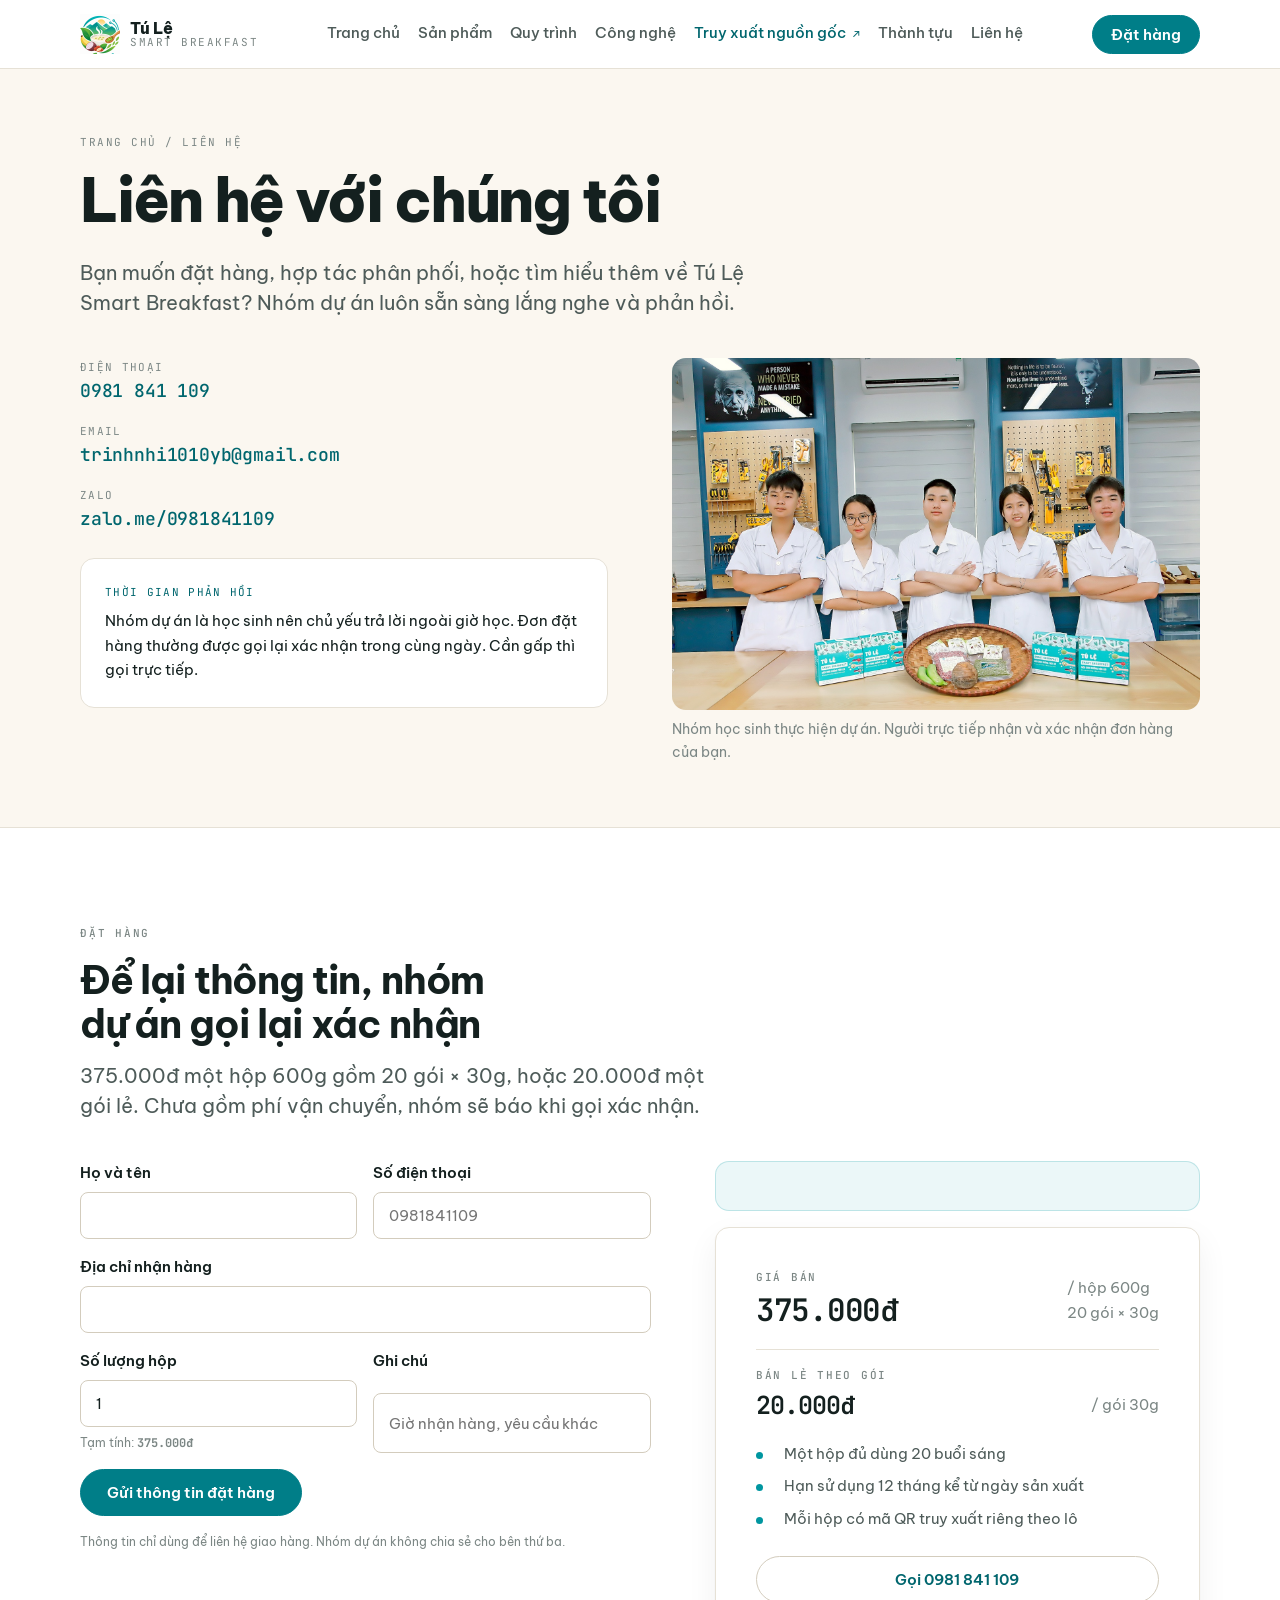
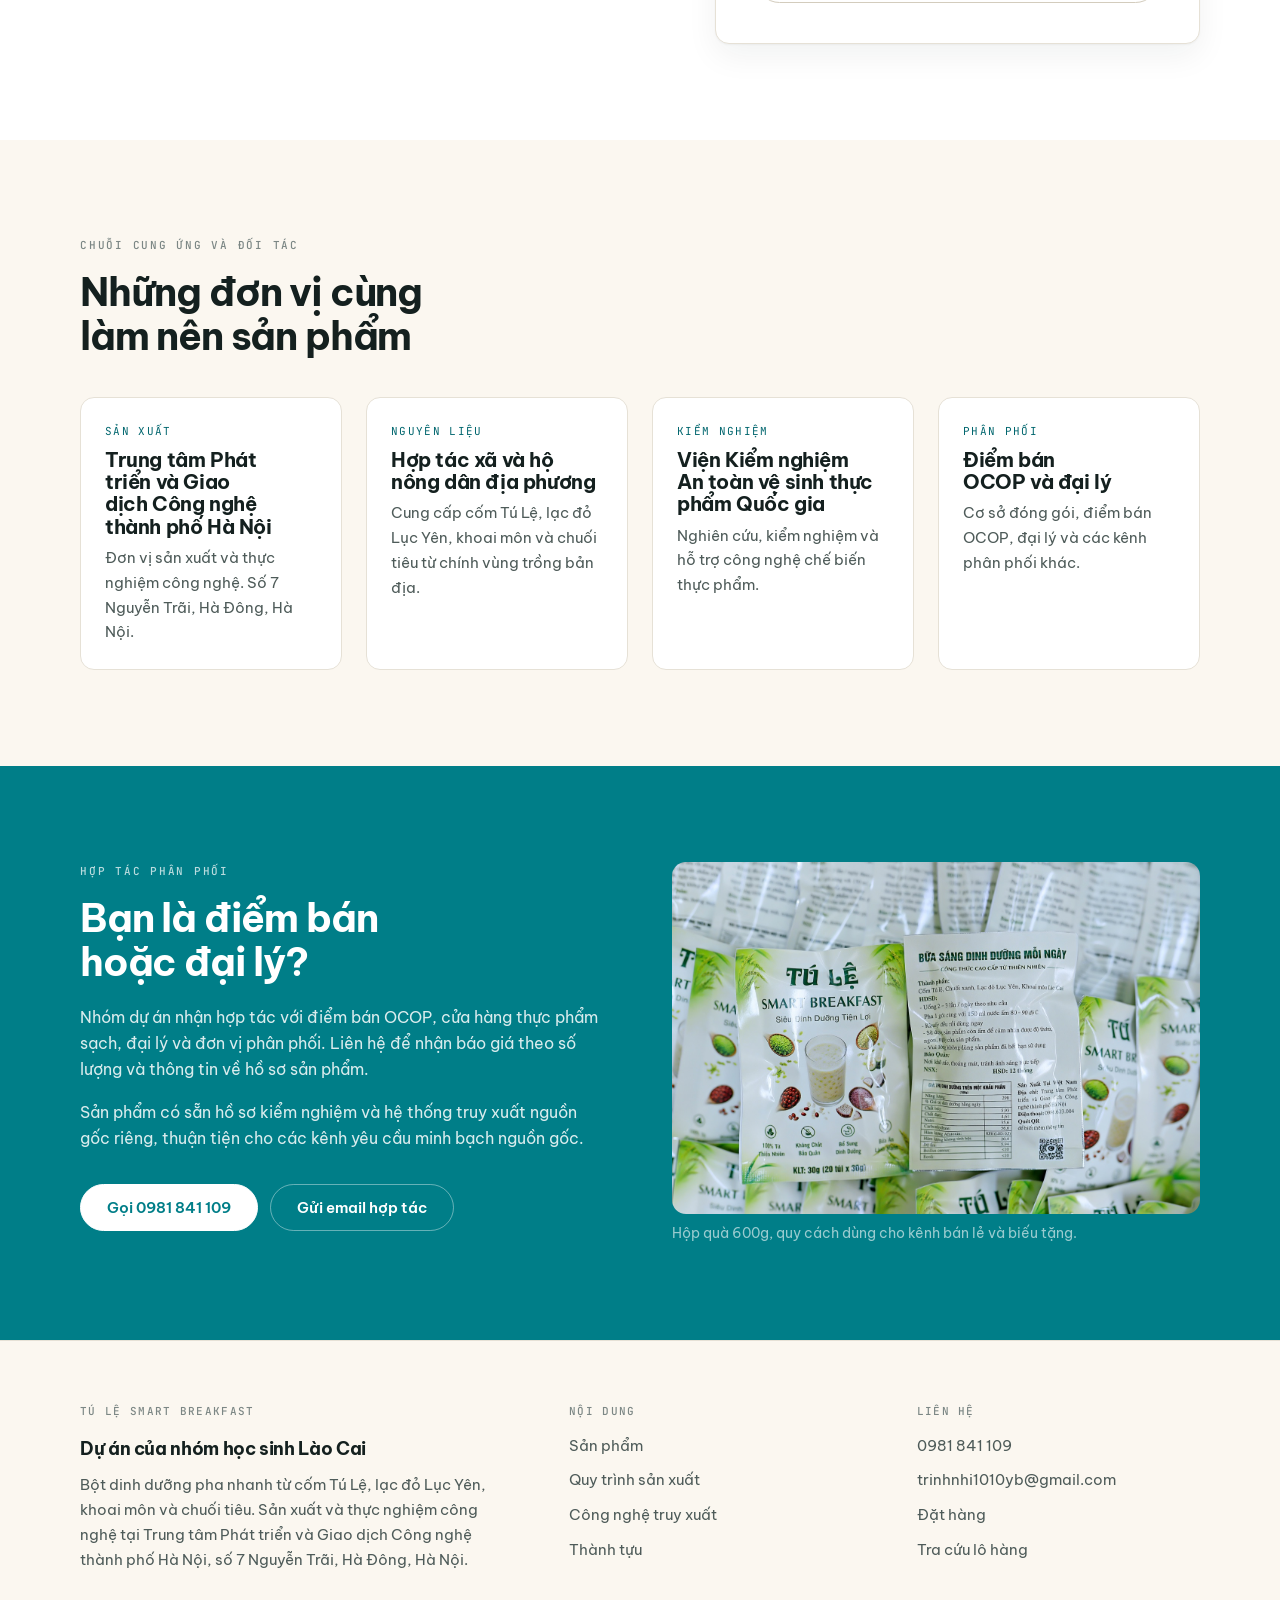
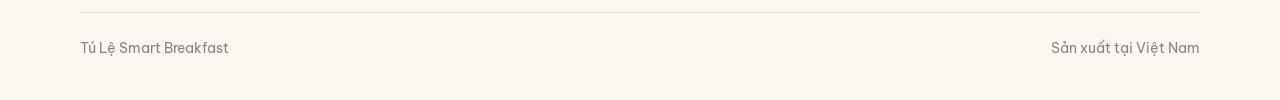
<file: public/lien-he.html>
<!DOCTYPE html>
<html lang="vi">
<head>
<meta charset="utf-8">
<meta name="viewport" content="width=device-width, initial-scale=1">
<title>Liên hệ và đặt hàng | Tú Lệ Smart Breakfast</title>
<meta name="description" content="Đặt mua Tú Lệ Smart Breakfast hoặc hợp tác phân phối. Điện thoại 0981 841 109, email trinhnhi1010yb@gmail.com.">
<link rel="canonical" href="https://smartbreakfast.store/lien-he">
<meta property="og:type" content="website">
<meta property="og:site_name" content="Tú Lệ Smart Breakfast">
<meta property="og:locale" content="vi_VN">
<meta property="og:url" content="https://smartbreakfast.store/lien-he">
<meta property="og:title" content="Liên hệ và đặt hàng | Tú Lệ Smart Breakfast">
<meta property="og:description" content="Đặt mua Tú Lệ Smart Breakfast hoặc hợp tác phân phối. Điện thoại 0981 841 109, email trinhnhi1010yb@gmail.com.">
<meta property="og:image" content="https://smartbreakfast.store/assets/img/hop-qua.jpg">
<meta property="og:image:width" content="1600">
<meta property="og:image:height" content="1067">
<meta name="twitter:card" content="summary_large_image">
<meta name="theme-color" content="#007E88">
<link rel="icon" href="assets/img/logo-mark.png">
<link rel="apple-touch-icon" href="assets/img/logo-mark.png">
<link rel="preconnect" href="https://fonts.googleapis.com">
<link rel="preconnect" href="https://fonts.gstatic.com" crossorigin>
<link rel="stylesheet" href="https://fonts.googleapis.com/css2?family=Be+Vietnam+Pro:wght@300;400;500;600;700;800&family=JetBrains+Mono:wght@400;500&display=swap">
<link rel="stylesheet" href="assets/css/style.css?v=102ab8af">
</head>
<body>

<a class="skip" href="#main">Bỏ qua điều hướng</a>

<header class="site-header">
  <div class="wrap bar">
    <a class="logo" href="/">
      <span class="mark"><img src="assets/img/logo-mark.png" width="320" height="320" alt=""></span>
      <span class="txt"><b>Tú Lệ</b><span>Smart Breakfast</span></span>
    </a>
    <nav class="site-nav" aria-label="Điều hướng chính">
      <a href="/">Trang chủ</a>
      <a href="/san-pham">Sản phẩm</a>
      <a href="/quy-trinh">Quy trình</a>
      <a href="/cong-nghe">Công nghệ</a>
      <a class="ext" href="https://trace.smartbreakfast.store" target="_blank" rel="noopener">Truy xuất nguồn gốc</a>
      <a href="/thanh-tuu">Thành tựu</a>
      <a href="/lien-he">Liên hệ</a>
    </nav>
    <div style="display:flex;gap:12px;align-items:center">
      <a class="btn sm header-cta" href="#dat-hang">Đặt hàng</a>
      <button class="nav-toggle" type="button" aria-expanded="false" aria-controls="mobile-nav">
        <span class="lbl">Menu</span>
      </button>
    </div>
  </div>
  <div class="mobile-nav" id="mobile-nav" hidden>
    <div class="wrap">
      <ul>
        <li><a href="/">Trang chủ</a></li>
        <li><a href="/san-pham">Sản phẩm</a></li>
        <li><a href="/quy-trinh">Quy trình</a></li>
        <li><a href="/cong-nghe">Công nghệ truy xuất</a></li>
        <li><a class="ext" href="https://trace.smartbreakfast.store" target="_blank" rel="noopener">Truy xuất nguồn gốc</a></li>
        <li><a href="/thanh-tuu">Thành tựu</a></li>
        <li><a href="/lien-he">Liên hệ</a></li>
      </ul>
    </div>
  </div>
</header>

<main id="main">

  <section class="page-hero">
    <div class="wrap">
      <p class="crumb"><a href="/">Trang chủ</a> / Liên hệ</p>
      <h1>Liên hệ với chúng tôi</h1>
      <p class="lead">Bạn muốn đặt hàng, hợp tác phân phối, hoặc tìm hiểu thêm về Tú Lệ Smart Breakfast? Nhóm dự án luôn sẵn sàng lắng nghe và phản hồi.</p>
      <div class="two top" style="margin-top:40px">
        <div style="display:grid;gap:var(--sp-4)">
          <div class="contact-list">
            <div>
              <div class="k">Điện thoại</div>
              <a href="tel:0981841109">0981 841 109</a>
            </div>
            <div>
              <div class="k">Email</div>
              <a href="mailto:trinhnhi1010yb@gmail.com">trinhnhi1010yb@gmail.com</a>
            </div>
            <div>
              <div class="k">Zalo</div>
              <a href="https://zalo.me/0981841109" target="_blank" rel="noopener">zalo.me/0981841109</a>
            </div>
          </div>
          <div class="card">
            <span class="k">Thời gian phản hồi</span>
            <p style="color:var(--ink)">Nhóm dự án là học sinh nên chủ yếu trả lời ngoài giờ học. Đơn đặt hàng thường được gọi lại xác nhận trong cùng ngày. Cần gấp thì gọi trực tiếp.</p>
          </div>
        </div>
        <figure>
          <div class="pic ratio-3-2">
            <img src="assets/img/nhom.jpg" width="1600" height="1067"
                 alt="Năm học sinh thực hiện dự án mặc áo blouse trắng đứng cạnh nhau trong phòng thực hành, phía trước là các hộp Tú Lệ Smart Breakfast và một khay nguyên liệu">
          </div>
          <figcaption>Nhóm học sinh thực hiện dự án. Người trực tiếp nhận và xác nhận đơn hàng của bạn.</figcaption>
        </figure>
      </div>
    </div>
  </section>

  <!-- ============================ ĐẶT HÀNG ============================ -->
  <section class="band" id="dat-hang">
    <div class="wrap">
      <div class="band-head">
        <p class="eyebrow">Đặt hàng</p>
        <h2>Để lại thông tin, nhóm dự án gọi lại xác nhận</h2>
        <p class="lead">375.000đ một hộp 600g gồm 20 gói × 30g, hoặc 20.000đ một gói lẻ. Chưa gồm phí vận chuyển, nhóm sẽ báo khi gọi xác nhận.</p>
      </div>

      <div class="buy">
        <form class="form" id="order-form" novalidate>
          <div class="form-row">
            <div class="field">
              <label for="hoten">Họ và tên</label>
              <input type="text" id="hoten" name="hoten" autocomplete="name" required>
              <span class="err">Bạn chưa nhập họ tên.</span>
            </div>
            <div class="field">
              <label for="sdt">Số điện thoại</label>
              <input type="tel" id="sdt" name="sdt" autocomplete="tel" inputmode="numeric" placeholder="0981841109" required>
              <span class="err">Số điện thoại cần đủ 10 số và bắt đầu bằng 0.</span>
            </div>
          </div>
          <div class="field">
            <label for="diachi">Địa chỉ nhận hàng</label>
            <input type="text" id="diachi" name="diachi" autocomplete="street-address" required>
            <span class="err">Bạn chưa nhập địa chỉ nhận hàng.</span>
          </div>
          <div class="form-row">
            <div class="field">
              <label for="soluong">Số lượng hộp</label>
              <input type="number" id="soluong" name="soluong" min="1" max="99" step="1" value="1">
              <span class="hint">Tạm tính: <b id="order-total" class="mono">375.000đ</b></span>
            </div>
            <div class="field">
              <label for="ghichu">Ghi chú</label>
              <input type="text" id="ghichu" name="ghichu" placeholder="Giờ nhận hàng, yêu cầu khác">
            </div>
          </div>
          <button class="btn" type="submit" style="justify-self:start">Gửi thông tin đặt hàng</button>
          <p class="form-note">Thông tin chỉ dùng để liên hệ giao hàng. Nhóm dự án không chia sẻ cho bên thứ ba.</p>
        </form>

        <div style="display:grid;gap:16px">
          <div class="order-result" id="order-result" hidden></div>
          <div class="pricebox">
            <div class="row">
              <div>
                <p class="eyebrow" style="margin-bottom:8px">Giá bán</p>
                <div class="price">375.000đ</div>
              </div>
              <div class="per">/ hộp 600g<br>20 gói × 30g</div>
            </div>
            <div class="row" style="border-top:1px solid var(--line);padding-top:16px">
              <div>
                <p class="eyebrow" style="margin-bottom:8px">Bán lẻ theo gói</p>
                <div class="price" style="font-size:25px">20.000đ</div>
              </div>
              <div class="per">/ gói 30g</div>
            </div>
            <ul>
              <li>Một hộp đủ dùng 20 buổi sáng</li>
              <li>Hạn sử dụng 12 tháng kể từ ngày sản xuất</li>
              <li>Mỗi hộp có mã QR truy xuất riêng theo lô</li>
            </ul>
            <a class="btn ghost block" href="tel:0981841109">Gọi 0981 841 109</a>
          </div>
        </div>
      </div>
    </div>
  </section>

  <!-- ============================ CHUỖI CUNG ỨNG ============================ -->
  <section class="band cream">
    <div class="wrap">
      <div class="band-head">
        <p class="eyebrow">Chuỗi cung ứng và đối tác</p>
        <h2>Những đơn vị cùng làm nên sản phẩm</h2>
      </div>
      <div class="grid-4">
        <div class="card">
          <span class="k">Sản xuất</span>
          <h4>Trung tâm Phát triển và Giao dịch Công nghệ thành phố Hà Nội</h4>
          <p>Đơn vị sản xuất và thực nghiệm công nghệ. Số 7 Nguyễn Trãi, Hà Đông, Hà Nội.</p>
        </div>
        <div class="card">
          <span class="k">Nguyên liệu</span>
          <h4>Hợp tác xã và hộ nông dân địa phương</h4>
          <p>Cung cấp cốm Tú Lệ, lạc đỏ Lục Yên, khoai môn và chuối tiêu từ chính vùng trồng bản địa.</p>
        </div>
        <div class="card">
          <span class="k">Kiểm nghiệm</span>
          <h4>Viện Kiểm nghiệm An toàn vệ sinh thực phẩm Quốc gia</h4>
          <p>Nghiên cứu, kiểm nghiệm và hỗ trợ công nghệ chế biến thực phẩm.</p>
        </div>
        <div class="card">
          <span class="k">Phân phối</span>
          <h4>Điểm bán OCOP và đại lý</h4>
          <p>Cơ sở đóng gói, điểm bán OCOP, đại lý và các kênh phân phối khác.</p>
        </div>
      </div>
    </div>
  </section>

  <!-- ============================ HỢP TÁC ============================ -->
  <section class="band teal">
    <div class="wrap">
      <div class="two top">
        <div>
          <p class="eyebrow on-teal">Hợp tác phân phối</p>
          <h2 style="margin:16px 0 20px">Bạn là điểm bán hoặc đại lý?</h2>
          <div class="prose">
            <p>Nhóm dự án nhận hợp tác với điểm bán OCOP, cửa hàng thực phẩm sạch, đại lý và đơn vị phân phối. Liên hệ để nhận báo giá theo số lượng và thông tin về hồ sơ sản phẩm.</p>
            <p>Sản phẩm có sẵn hồ sơ kiểm nghiệm và hệ thống truy xuất nguồn gốc riêng, thuận tiện cho các kênh yêu cầu minh bạch nguồn gốc.</p>
          </div>
          <div style="display:flex;flex-wrap:wrap;gap:12px;margin-top:32px">
            <a class="btn light" href="tel:0981841109">Gọi 0981 841 109</a>
            <a class="btn outline-light" href="mailto:trinhnhi1010yb@gmail.com?subject=H%E1%BB%A3p%20t%C3%A1c%20ph%C3%A2n%20ph%E1%BB%91i%20T%C3%BA%20L%E1%BB%87%20Smart%20Breakfast">Gửi email hợp tác</a>
          </div>
        </div>
        <figure>
          <div class="pic ratio-3-2">
            <img src="assets/img/hop-qua-2.jpg" width="1400" height="933" loading="lazy"
                 alt="Các hộp quà Tú Lệ Smart Breakfast xếp cạnh nhau trên bàn trưng bày">
          </div>
          <figcaption style="color:#FFFFFF99">Hộp quà 600g, quy cách dùng cho kênh bán lẻ và biếu tặng.</figcaption>
        </figure>
      </div>
    </div>
  </section>

</main>

<footer class="site-footer">
  <div class="wrap">
    <div class="fgrid">
      <div class="about">
        <h4>Tú Lệ Smart Breakfast</h4>
        <p style="font-weight:700;font-size:18px;letter-spacing:-0.02em;color:var(--ink);margin-bottom:10px">Dự án của nhóm học sinh Lào Cai</p>
        <p>Bột dinh dưỡng pha nhanh từ cốm Tú Lệ, lạc đỏ Lục Yên, khoai môn và chuối tiêu. Sản xuất và thực nghiệm công nghệ tại Trung tâm Phát triển và Giao dịch Công nghệ thành phố Hà Nội, số 7 Nguyễn Trãi, Hà Đông, Hà Nội.</p>
      </div>
      <div>
        <h4>Nội dung</h4>
        <ul>
          <li><a href="/san-pham">Sản phẩm</a></li>
          <li><a href="/quy-trinh">Quy trình sản xuất</a></li>
          <li><a href="/cong-nghe">Công nghệ truy xuất</a></li>
          <li><a href="/thanh-tuu">Thành tựu</a></li>
        </ul>
      </div>
      <div>
        <h4>Liên hệ</h4>
        <ul>
          <li><a href="tel:0981841109">0981 841 109</a></li>
          <li><a href="mailto:trinhnhi1010yb@gmail.com">trinhnhi1010yb@gmail.com</a></li>
          <li><a href="/lien-he#dat-hang">Đặt hàng</a></li>
          <li><a href="https://trace.smartbreakfast.store" target="_blank" rel="noopener">Tra cứu lô hàng</a></li>
        </ul>
      </div>
    </div>
    <div class="fbot">
      <span>Tú Lệ Smart Breakfast</span>
      <span>Sản xuất tại Việt Nam</span>
    </div>
  </div>
</footer>

<script src="assets/js/main.js?v=a2ccb326"></script>
</body>
</html>
</file>
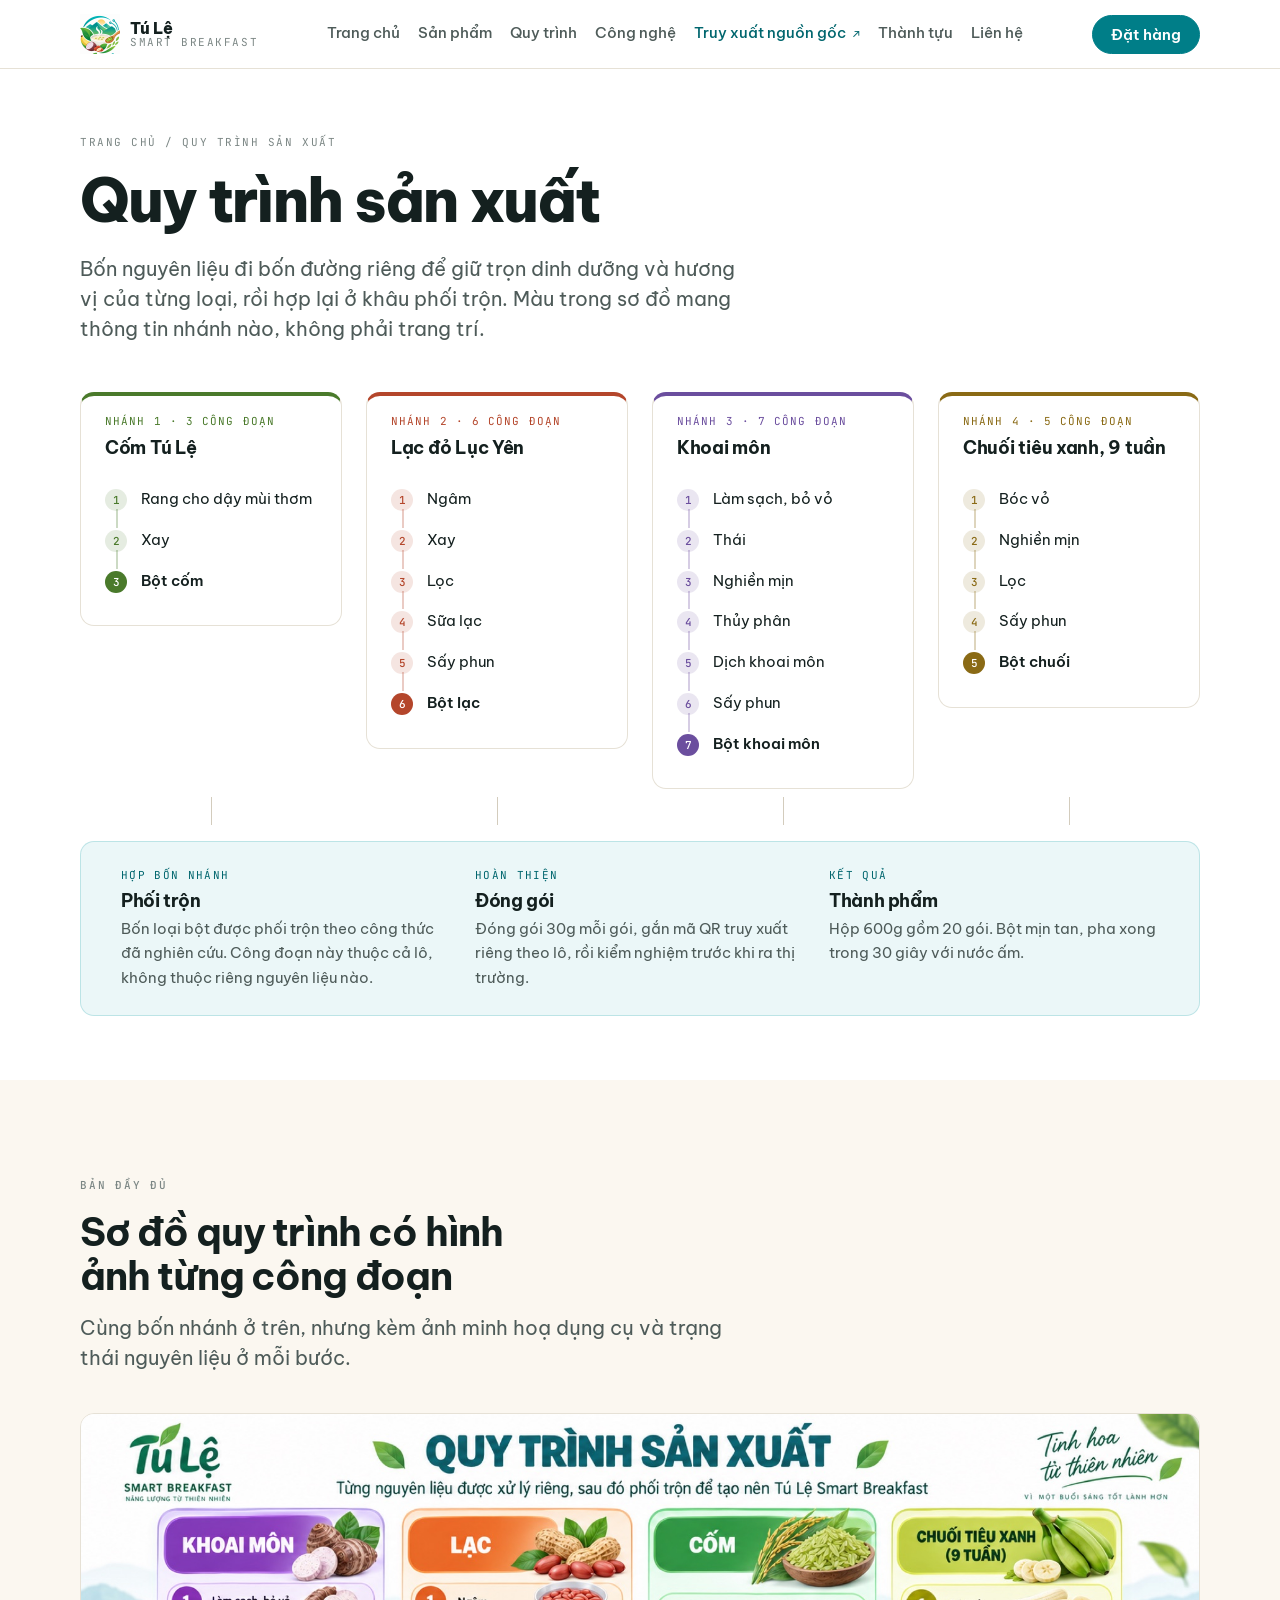
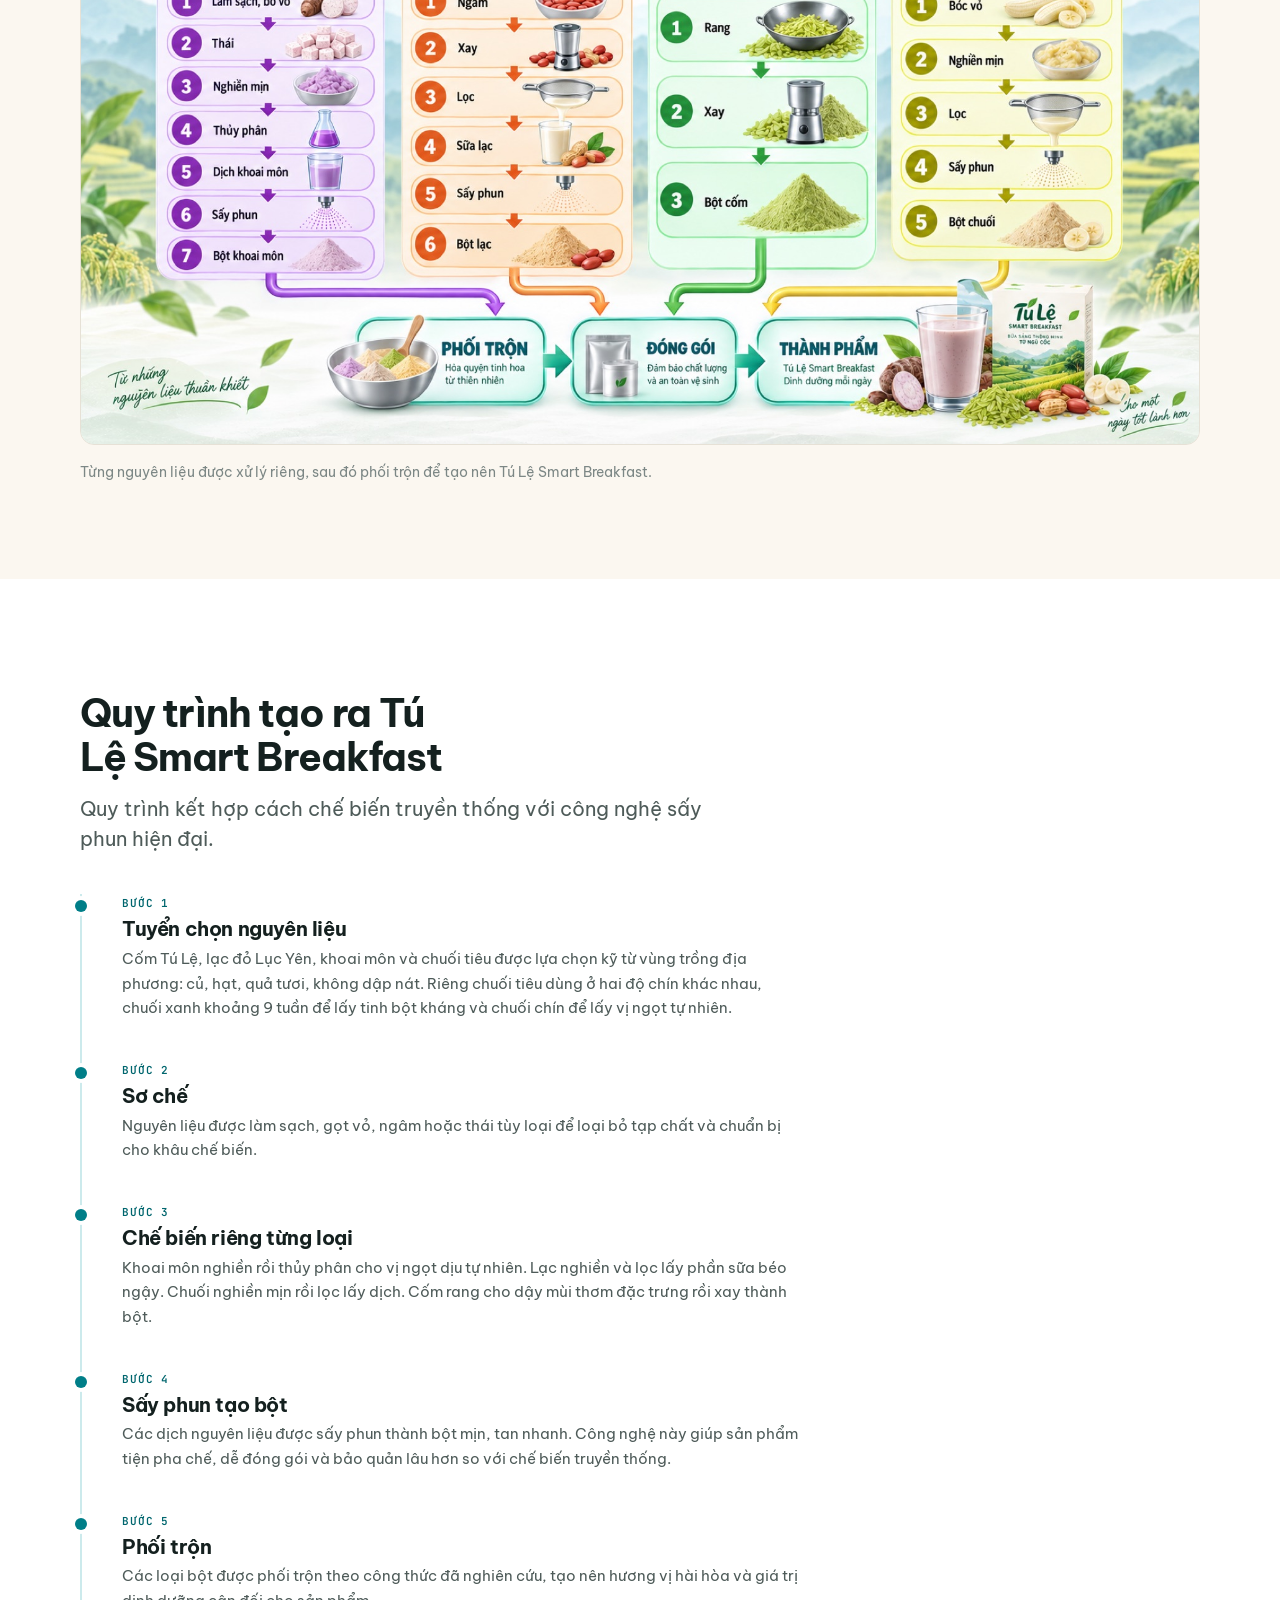
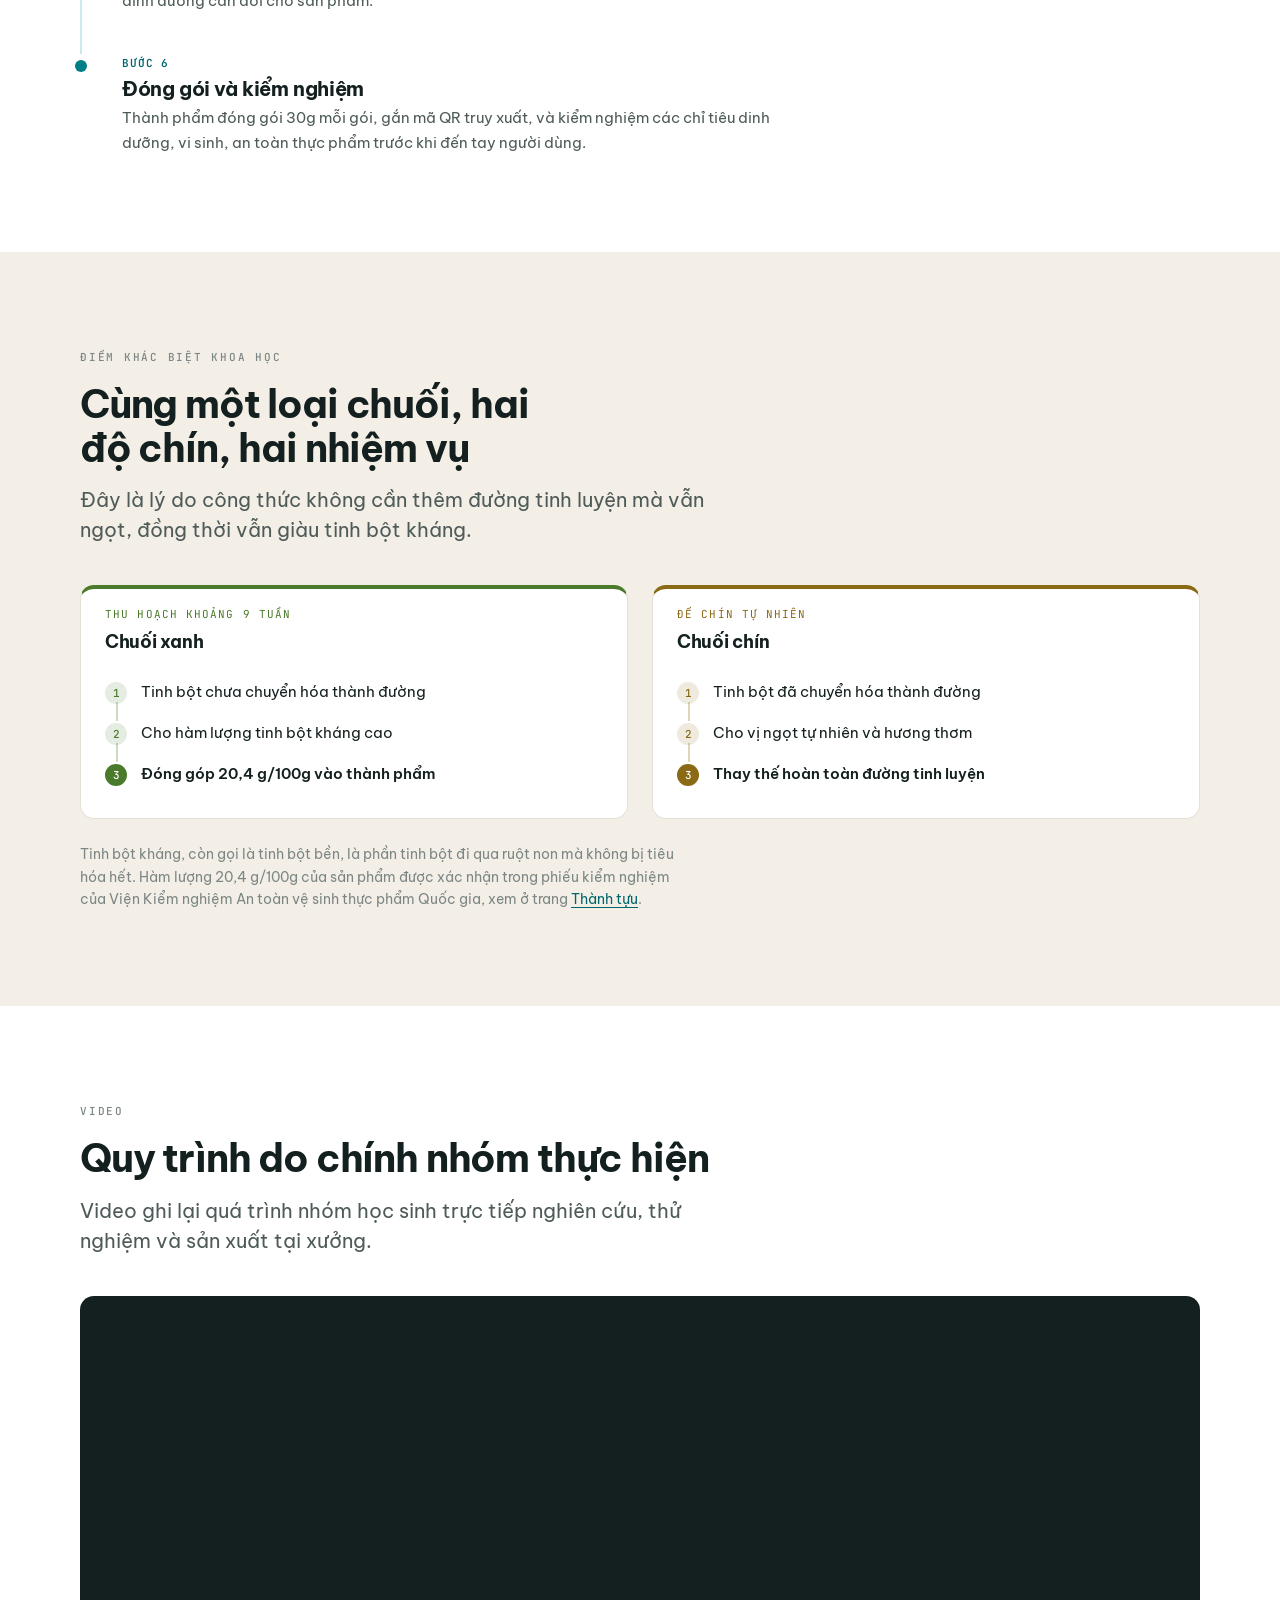
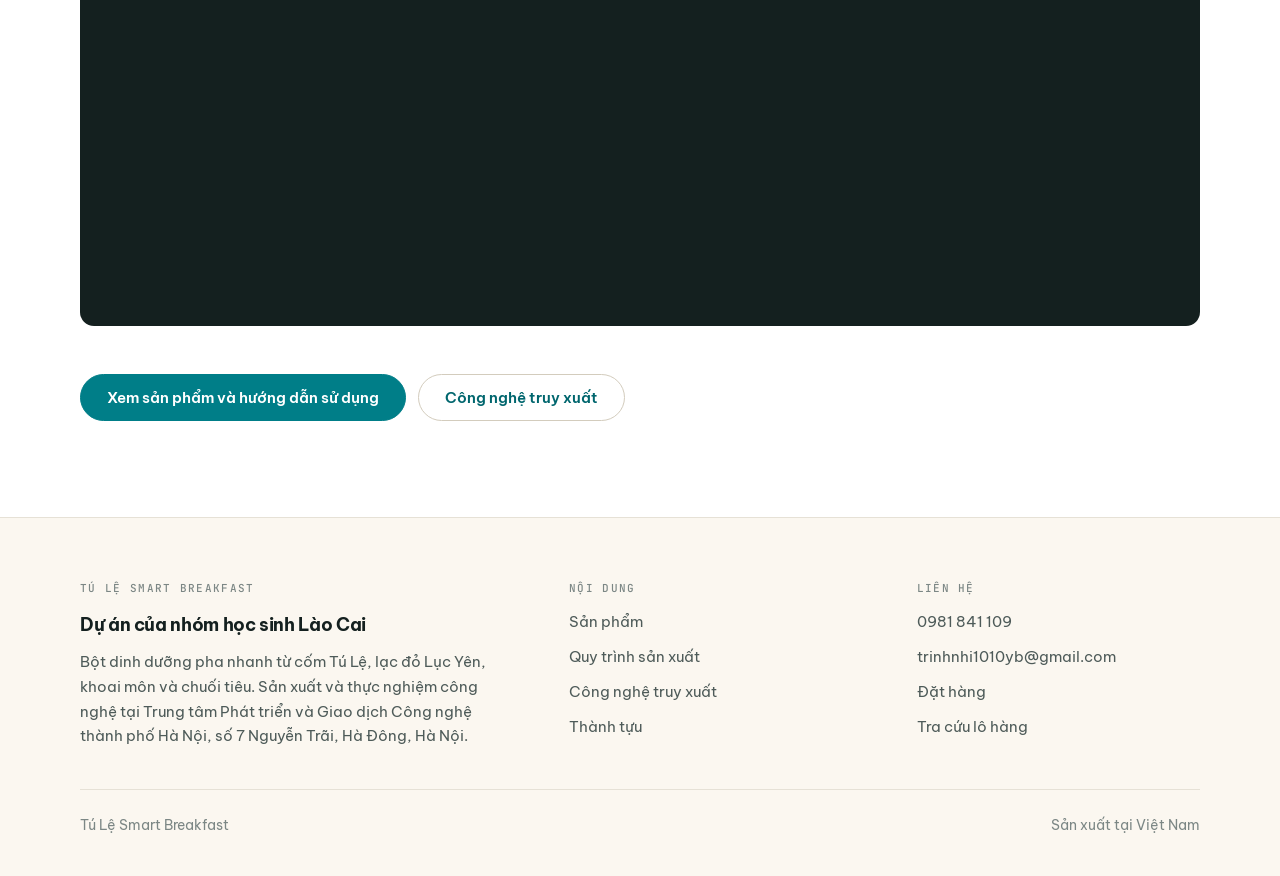
<file: public/quy-trinh.html>
<!DOCTYPE html>
<html lang="vi">
<head>
<meta charset="utf-8">
<meta name="viewport" content="width=device-width, initial-scale=1">
<title>Quy trình sản xuất | Tú Lệ Smart Breakfast</title>
<meta name="description" content="Sơ đồ quy trình sản xuất Tú Lệ Smart Breakfast: bốn nhánh nguyên liệu cốm Tú Lệ, lạc đỏ, khoai môn và chuối tiêu xanh được xử lý riêng, rồi phối trộn và đóng gói.">
<link rel="canonical" href="https://smartbreakfast.store/quy-trinh">
<meta property="og:type" content="website">
<meta property="og:site_name" content="Tú Lệ Smart Breakfast">
<meta property="og:locale" content="vi_VN">
<meta property="og:url" content="https://smartbreakfast.store/quy-trinh">
<meta property="og:title" content="Quy trình sản xuất | Tú Lệ Smart Breakfast">
<meta property="og:description" content="Bốn nhánh nguyên liệu được xử lý riêng rồi phối trộn, kết hợp cách chế biến truyền thống với công nghệ sấy phun hiện đại.">
<meta property="og:image" content="https://smartbreakfast.store/assets/img/quy-trinh-so-do.jpg">
<meta property="og:image:width" content="1800">
<meta property="og:image:height" content="1013">
<meta name="twitter:card" content="summary_large_image">
<meta name="theme-color" content="#007E88">
<link rel="icon" href="assets/img/logo-mark.png">
<link rel="apple-touch-icon" href="assets/img/logo-mark.png">
<link rel="preconnect" href="https://fonts.googleapis.com">
<link rel="preconnect" href="https://fonts.gstatic.com" crossorigin>
<link rel="stylesheet" href="https://fonts.googleapis.com/css2?family=Be+Vietnam+Pro:wght@300;400;500;600;700;800&family=JetBrains+Mono:wght@400;500&display=swap">
<link rel="stylesheet" href="assets/css/style.css?v=102ab8af">
</head>
<body>

<a class="skip" href="#main">Bỏ qua điều hướng</a>

<header class="site-header">
  <div class="wrap bar">
    <a class="logo" href="/">
      <span class="mark"><img src="assets/img/logo-mark.png" width="320" height="320" alt=""></span>
      <span class="txt"><b>Tú Lệ</b><span>Smart Breakfast</span></span>
    </a>
    <nav class="site-nav" aria-label="Điều hướng chính">
      <a href="/">Trang chủ</a>
      <a href="/san-pham">Sản phẩm</a>
      <a href="/quy-trinh">Quy trình</a>
      <a href="/cong-nghe">Công nghệ</a>
      <a class="ext" href="https://trace.smartbreakfast.store" target="_blank" rel="noopener">Truy xuất nguồn gốc</a>
      <a href="/thanh-tuu">Thành tựu</a>
      <a href="/lien-he">Liên hệ</a>
    </nav>
    <div style="display:flex;gap:12px;align-items:center">
      <a class="btn sm header-cta" href="/lien-he#dat-hang">Đặt hàng</a>
      <button class="nav-toggle" type="button" aria-expanded="false" aria-controls="mobile-nav">
        <span class="lbl">Menu</span>
      </button>
    </div>
  </div>
  <div class="mobile-nav" id="mobile-nav" hidden>
    <div class="wrap">
      <ul>
        <li><a href="/">Trang chủ</a></li>
        <li><a href="/san-pham">Sản phẩm</a></li>
        <li><a href="/quy-trinh">Quy trình</a></li>
        <li><a href="/cong-nghe">Công nghệ truy xuất</a></li>
        <li><a class="ext" href="https://trace.smartbreakfast.store" target="_blank" rel="noopener">Truy xuất nguồn gốc</a></li>
        <li><a href="/thanh-tuu">Thành tựu</a></li>
        <li><a href="/lien-he">Liên hệ</a></li>
      </ul>
    </div>
  </div>
</header>

<main id="main">
  <!-- ============================ SƠ ĐỒ CÂY ============================ -->
  <section class="band tight">
    <div class="wrap">
      <p class="crumb"><a href="/">Trang chủ</a> / Quy trình sản xuất</p>
      <h1 style="margin:16px 0 20px;max-width:26ch">Quy trình sản xuất</h1>
      <p class="lead" style="margin-bottom:48px">Bốn nguyên liệu đi bốn đường riêng để giữ trọn dinh dưỡng và hương vị của từng loại, rồi hợp lại ở khâu phối trộn. Màu trong sơ đồ mang thông tin nhánh nào, không phải trang trí.</p>

      <div class="tree">
        <section class="branch" style="--c:var(--n-com)" aria-labelledby="nh-com">
          <header>
            <span class="s">Nhánh 1 · 3 công đoạn</span>
            <span class="t" id="nh-com">Cốm Tú Lệ</span>
          </header>
          <ol>
            <li>Rang cho dậy mùi thơm</li>
            <li>Xay</li>
            <li>Bột cốm</li>
          </ol>
        </section>

        <section class="branch" style="--c:var(--n-lac)" aria-labelledby="nh-lac">
          <header>
            <span class="s">Nhánh 2 · 6 công đoạn</span>
            <span class="t" id="nh-lac">Lạc đỏ Lục Yên</span>
          </header>
          <ol>
            <li>Ngâm</li>
            <li>Xay</li>
            <li>Lọc</li>
            <li>Sữa lạc</li>
            <li>Sấy phun</li>
            <li>Bột lạc</li>
          </ol>
        </section>

        <section class="branch" style="--c:var(--n-khoai)" aria-labelledby="nh-khoai">
          <header>
            <span class="s">Nhánh 3 · 7 công đoạn</span>
            <span class="t" id="nh-khoai">Khoai môn</span>
          </header>
          <ol>
            <li>Làm sạch, bỏ vỏ</li>
            <li>Thái</li>
            <li>Nghiền mịn</li>
            <li>Thủy phân</li>
            <li>Dịch khoai môn</li>
            <li>Sấy phun</li>
            <li>Bột khoai môn</li>
          </ol>
        </section>

        <section class="branch" style="--c:var(--n-chuoi)" aria-labelledby="nh-chuoi">
          <header>
            <span class="s">Nhánh 4 · 5 công đoạn</span>
            <span class="t" id="nh-chuoi">Chuối tiêu xanh, 9 tuần</span>
          </header>
          <ol>
            <li>Bóc vỏ</li>
            <li>Nghiền mịn</li>
            <li>Lọc</li>
            <li>Sấy phun</li>
            <li>Bột chuối</li>
          </ol>
        </section>
      </div>

      <div class="tree-join" aria-hidden="true"><span></span><span></span><span></span><span></span></div>

      <div class="tree-out">
        <div class="step">
          <span class="k">Hợp bốn nhánh</span>
          <h4>Phối trộn</h4>
          <p>Bốn loại bột được phối trộn theo công thức đã nghiên cứu. Công đoạn này thuộc cả lô, không thuộc riêng nguyên liệu nào.</p>
        </div>
        <div class="step">
          <span class="k">Hoàn thiện</span>
          <h4>Đóng gói</h4>
          <p>Đóng gói 30g mỗi gói, gắn mã QR truy xuất riêng theo lô, rồi kiểm nghiệm trước khi ra thị trường.</p>
        </div>
        <div class="step">
          <span class="k">Kết quả</span>
          <h4>Thành phẩm</h4>
          <p>Hộp 600g gồm 20 gói. Bột mịn tan, pha xong trong 30 giây với nước ấm.</p>
        </div>
      </div>
    </div>
  </section>

  <!-- ============================ SƠ ĐỒ ĐẦY ĐỦ ============================ -->
  <section class="band cream">
    <div class="wrap">
      <div class="band-head">
        <p class="eyebrow">Bản đầy đủ</p>
        <h2>Sơ đồ quy trình có hình ảnh từng công đoạn</h2>
        <p class="lead">Cùng bốn nhánh ở trên, nhưng kèm ảnh minh hoạ dụng cụ và trạng thái nguyên liệu ở mỗi bước.</p>
      </div>
      <figure class="figure-wide">
        <div class="pic">
          <img src="assets/img/quy-trinh-so-do.jpg" width="1800" height="1013" loading="lazy"
               alt="Sơ đồ quy trình sản xuất Tú Lệ Smart Breakfast. Bốn nhánh nguyên liệu chạy song song. Khoai môn qua bảy bước: làm sạch bỏ vỏ, thái, nghiền mịn, thủy phân, dịch khoai môn, sấy phun, bột khoai môn. Lạc qua sáu bước: ngâm, xay, lọc, sữa lạc, sấy phun, bột lạc. Cốm qua ba bước: rang, xay, bột cốm. Chuối tiêu xanh thu hoạch chín tuần qua năm bước: bóc vỏ, nghiền mịn, lọc, sấy phun, bột chuối. Cả bốn nhánh dẫn vào phối trộn, rồi đóng gói, rồi thành phẩm Tú Lệ Smart Breakfast.">
        </div>
        <figcaption>Từng nguyên liệu được xử lý riêng, sau đó phối trộn để tạo nên Tú Lệ Smart Breakfast.</figcaption>
      </figure>
    </div>
  </section>

  <!-- ============================ SÁU BƯỚC ============================ -->
  <section class="band">
    <div class="wrap">
      <div class="band-head">
        <h2>Quy trình tạo ra Tú Lệ Smart Breakfast</h2>
        <p class="lead">Quy trình kết hợp cách chế biến truyền thống với công nghệ sấy phun hiện đại.</p>
      </div>
      <ol class="timeline">
        <li>
          <span class="i">Bước 1</span>
          <h3>Tuyển chọn nguyên liệu</h3>
          <p>Cốm Tú Lệ, lạc đỏ Lục Yên, khoai môn và chuối tiêu được lựa chọn kỹ từ vùng trồng địa phương: củ, hạt, quả tươi, không dập nát. Riêng chuối tiêu dùng ở hai độ chín khác nhau, chuối xanh khoảng 9 tuần để lấy tinh bột kháng và chuối chín để lấy vị ngọt tự nhiên.</p>
        </li>
        <li>
          <span class="i">Bước 2</span>
          <h3>Sơ chế</h3>
          <p>Nguyên liệu được làm sạch, gọt vỏ, ngâm hoặc thái tùy loại để loại bỏ tạp chất và chuẩn bị cho khâu chế biến.</p>
        </li>
        <li>
          <span class="i">Bước 3</span>
          <h3>Chế biến riêng từng loại</h3>
          <p>Khoai môn nghiền rồi thủy phân cho vị ngọt dịu tự nhiên. Lạc nghiền và lọc lấy phần sữa béo ngậy. Chuối nghiền mịn rồi lọc lấy dịch. Cốm rang cho dậy mùi thơm đặc trưng rồi xay thành bột.</p>
        </li>
        <li>
          <span class="i">Bước 4</span>
          <h3>Sấy phun tạo bột</h3>
          <p>Các dịch nguyên liệu được sấy phun thành bột mịn, tan nhanh. Công nghệ này giúp sản phẩm tiện pha chế, dễ đóng gói và bảo quản lâu hơn so với chế biến truyền thống.</p>
        </li>
        <li>
          <span class="i">Bước 5</span>
          <h3>Phối trộn</h3>
          <p>Các loại bột được phối trộn theo công thức đã nghiên cứu, tạo nên hương vị hài hòa và giá trị dinh dưỡng cân đối cho sản phẩm.</p>
        </li>
        <li>
          <span class="i">Bước 6</span>
          <h3>Đóng gói và kiểm nghiệm</h3>
          <p>Thành phẩm đóng gói 30g mỗi gói, gắn mã QR truy xuất, và kiểm nghiệm các chỉ tiêu dinh dưỡng, vi sinh, an toàn thực phẩm trước khi đến tay người dùng.</p>
        </li>
      </ol>
    </div>
  </section>

  <!-- ============================ HAI ĐỘ CHÍN CỦA CHUỐI ============================ -->
  <section class="band cream-2">
    <div class="wrap">
      <div class="band-head">
        <p class="eyebrow">Điểm khác biệt khoa học</p>
        <h2>Cùng một loại chuối, hai độ chín, hai nhiệm vụ</h2>
        <p class="lead">Đây là lý do công thức không cần thêm đường tinh luyện mà vẫn ngọt, đồng thời vẫn giàu tinh bột kháng.</p>
      </div>
      <div class="tree" style="grid-template-columns:none">
        <div class="two top" style="gap:var(--sp-4)">
          <section class="branch" style="--c:var(--n-com)">
            <header>
              <span class="s">Thu hoạch khoảng 9 tuần</span>
              <span class="t">Chuối xanh</span>
            </header>
            <ol>
              <li>Tinh bột chưa chuyển hóa thành đường</li>
              <li>Cho hàm lượng tinh bột kháng cao</li>
              <li>Đóng góp 20,4 g/100g vào thành phẩm</li>
            </ol>
          </section>
          <section class="branch" style="--c:var(--n-chuoi)">
            <header>
              <span class="s">Để chín tự nhiên</span>
              <span class="t">Chuối chín</span>
            </header>
            <ol>
              <li>Tinh bột đã chuyển hóa thành đường</li>
              <li>Cho vị ngọt tự nhiên và hương thơm</li>
              <li>Thay thế hoàn toàn đường tinh luyện</li>
            </ol>
          </section>
        </div>
      </div>
      <p class="note" style="margin-top:24px">Tinh bột kháng, còn gọi là tinh bột bền, là phần tinh bột đi qua ruột non mà không bị tiêu hóa hết. Hàm lượng 20,4 g/100g của sản phẩm được xác nhận trong phiếu kiểm nghiệm của Viện Kiểm nghiệm An toàn vệ sinh thực phẩm Quốc gia, xem ở trang <a href="/thanh-tuu#kiem-nghiem">Thành tựu</a>.</p>
    </div>
  </section>

  <!-- ============================ VIDEO ============================ -->
  <section class="band">
    <div class="wrap">
      <div class="band-head">
        <p class="eyebrow">Video</p>
        <h2>Quy trình do chính nhóm thực hiện</h2>
        <p class="lead">Video ghi lại quá trình nhóm học sinh trực tiếp nghiên cứu, thử nghiệm và sản xuất tại xưởng.</p>
      </div>
      <div class="video">
        <iframe src="https://www.youtube.com/embed/GNiZBXEDf2A"
                title="Video quy trình sản xuất Tú Lệ Smart Breakfast"
                loading="lazy" allowfullscreen
                allow="accelerometer; autoplay; clipboard-write; encrypted-media; gyroscope; picture-in-picture"></iframe>
      </div>
      <div style="margin-top:48px;display:flex;flex-wrap:wrap;gap:12px">
        <a class="btn" href="/san-pham">Xem sản phẩm và hướng dẫn sử dụng</a>
        <a class="btn ghost" href="/cong-nghe">Công nghệ truy xuất</a>
      </div>
    </div>
  </section>

</main>

<footer class="site-footer">
  <div class="wrap">
    <div class="fgrid">
      <div class="about">
        <h4>Tú Lệ Smart Breakfast</h4>
        <p style="font-weight:700;font-size:18px;letter-spacing:-0.02em;color:var(--ink);margin-bottom:10px">Dự án của nhóm học sinh Lào Cai</p>
        <p>Bột dinh dưỡng pha nhanh từ cốm Tú Lệ, lạc đỏ Lục Yên, khoai môn và chuối tiêu. Sản xuất và thực nghiệm công nghệ tại Trung tâm Phát triển và Giao dịch Công nghệ thành phố Hà Nội, số 7 Nguyễn Trãi, Hà Đông, Hà Nội.</p>
      </div>
      <div>
        <h4>Nội dung</h4>
        <ul>
          <li><a href="/san-pham">Sản phẩm</a></li>
          <li><a href="/quy-trinh">Quy trình sản xuất</a></li>
          <li><a href="/cong-nghe">Công nghệ truy xuất</a></li>
          <li><a href="/thanh-tuu">Thành tựu</a></li>
        </ul>
      </div>
      <div>
        <h4>Liên hệ</h4>
        <ul>
          <li><a href="tel:0981841109">0981 841 109</a></li>
          <li><a href="mailto:trinhnhi1010yb@gmail.com">trinhnhi1010yb@gmail.com</a></li>
          <li><a href="/lien-he#dat-hang">Đặt hàng</a></li>
          <li><a href="https://trace.smartbreakfast.store" target="_blank" rel="noopener">Tra cứu lô hàng</a></li>
        </ul>
      </div>
    </div>
    <div class="fbot">
      <span>Tú Lệ Smart Breakfast</span>
      <span>Sản xuất tại Việt Nam</span>
    </div>
  </div>
</footer>

<script src="assets/js/main.js?v=a2ccb326"></script>
</body>
</html>
</file>
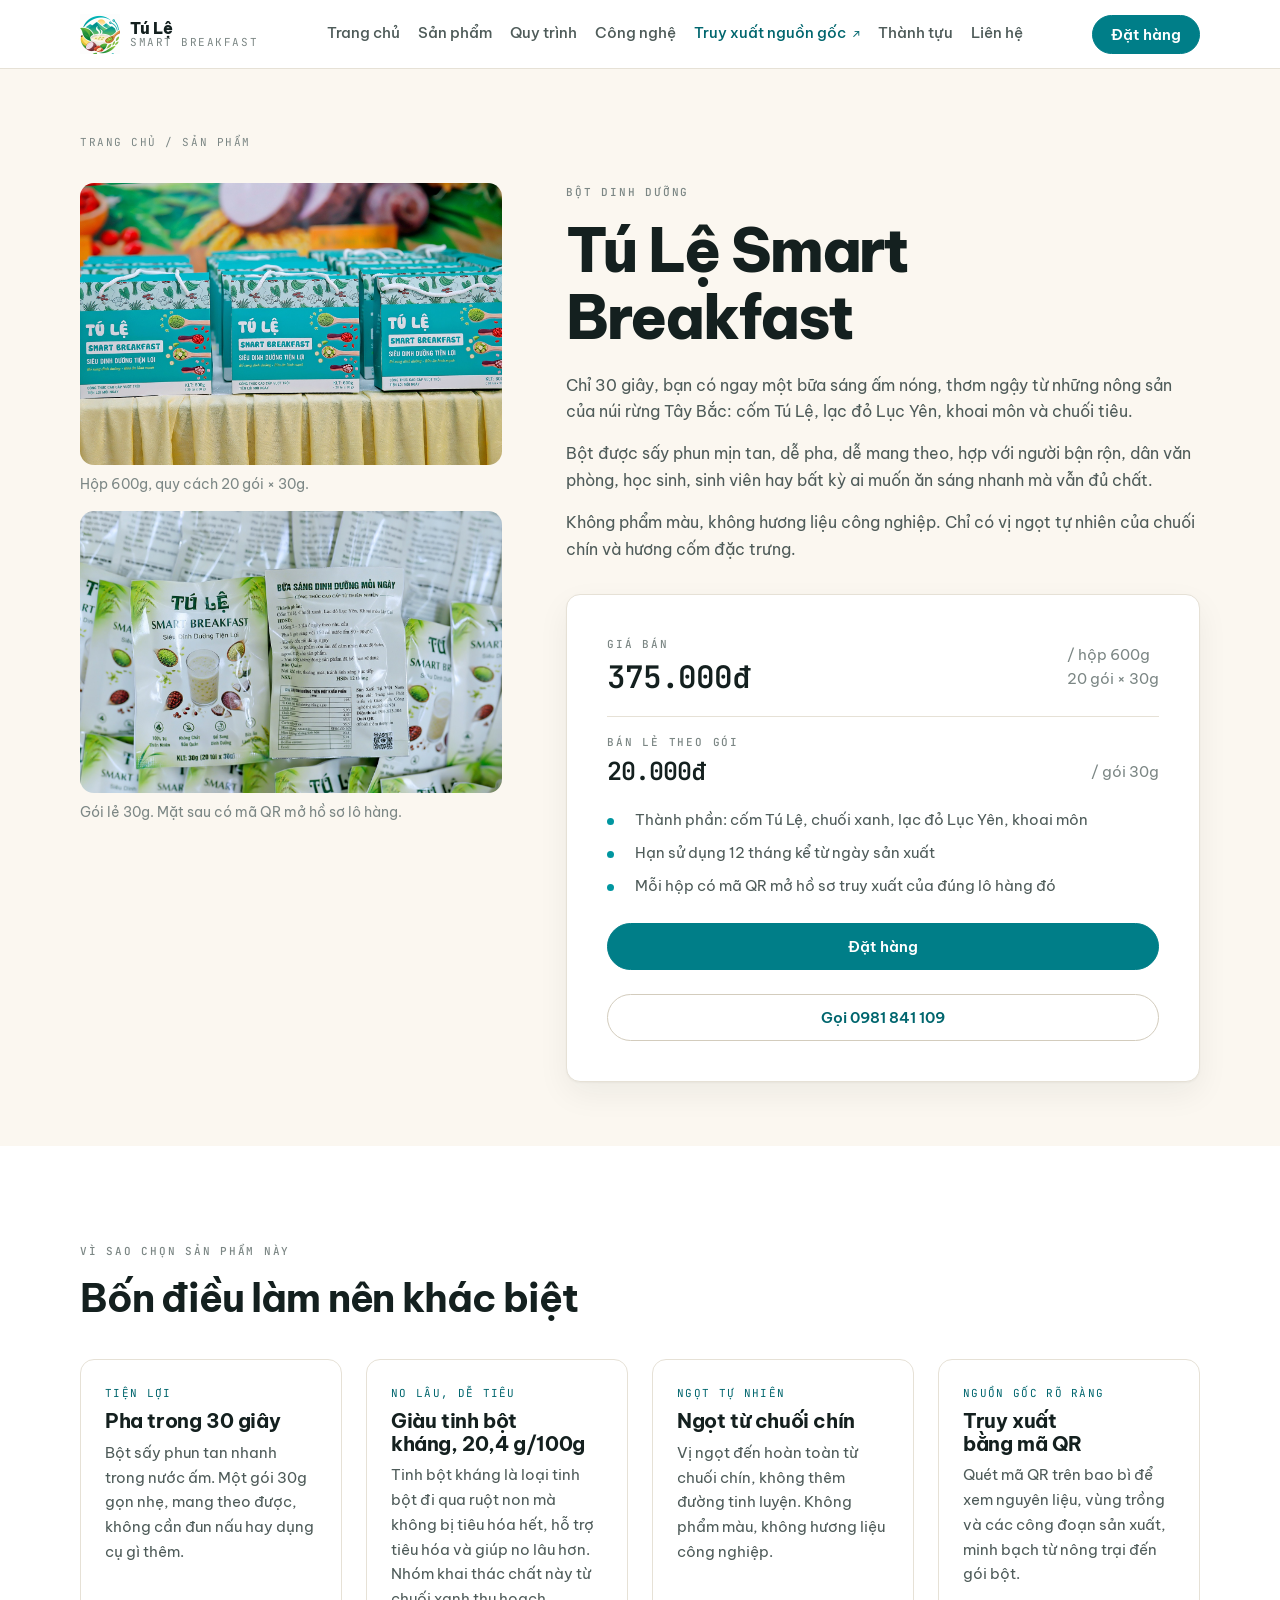
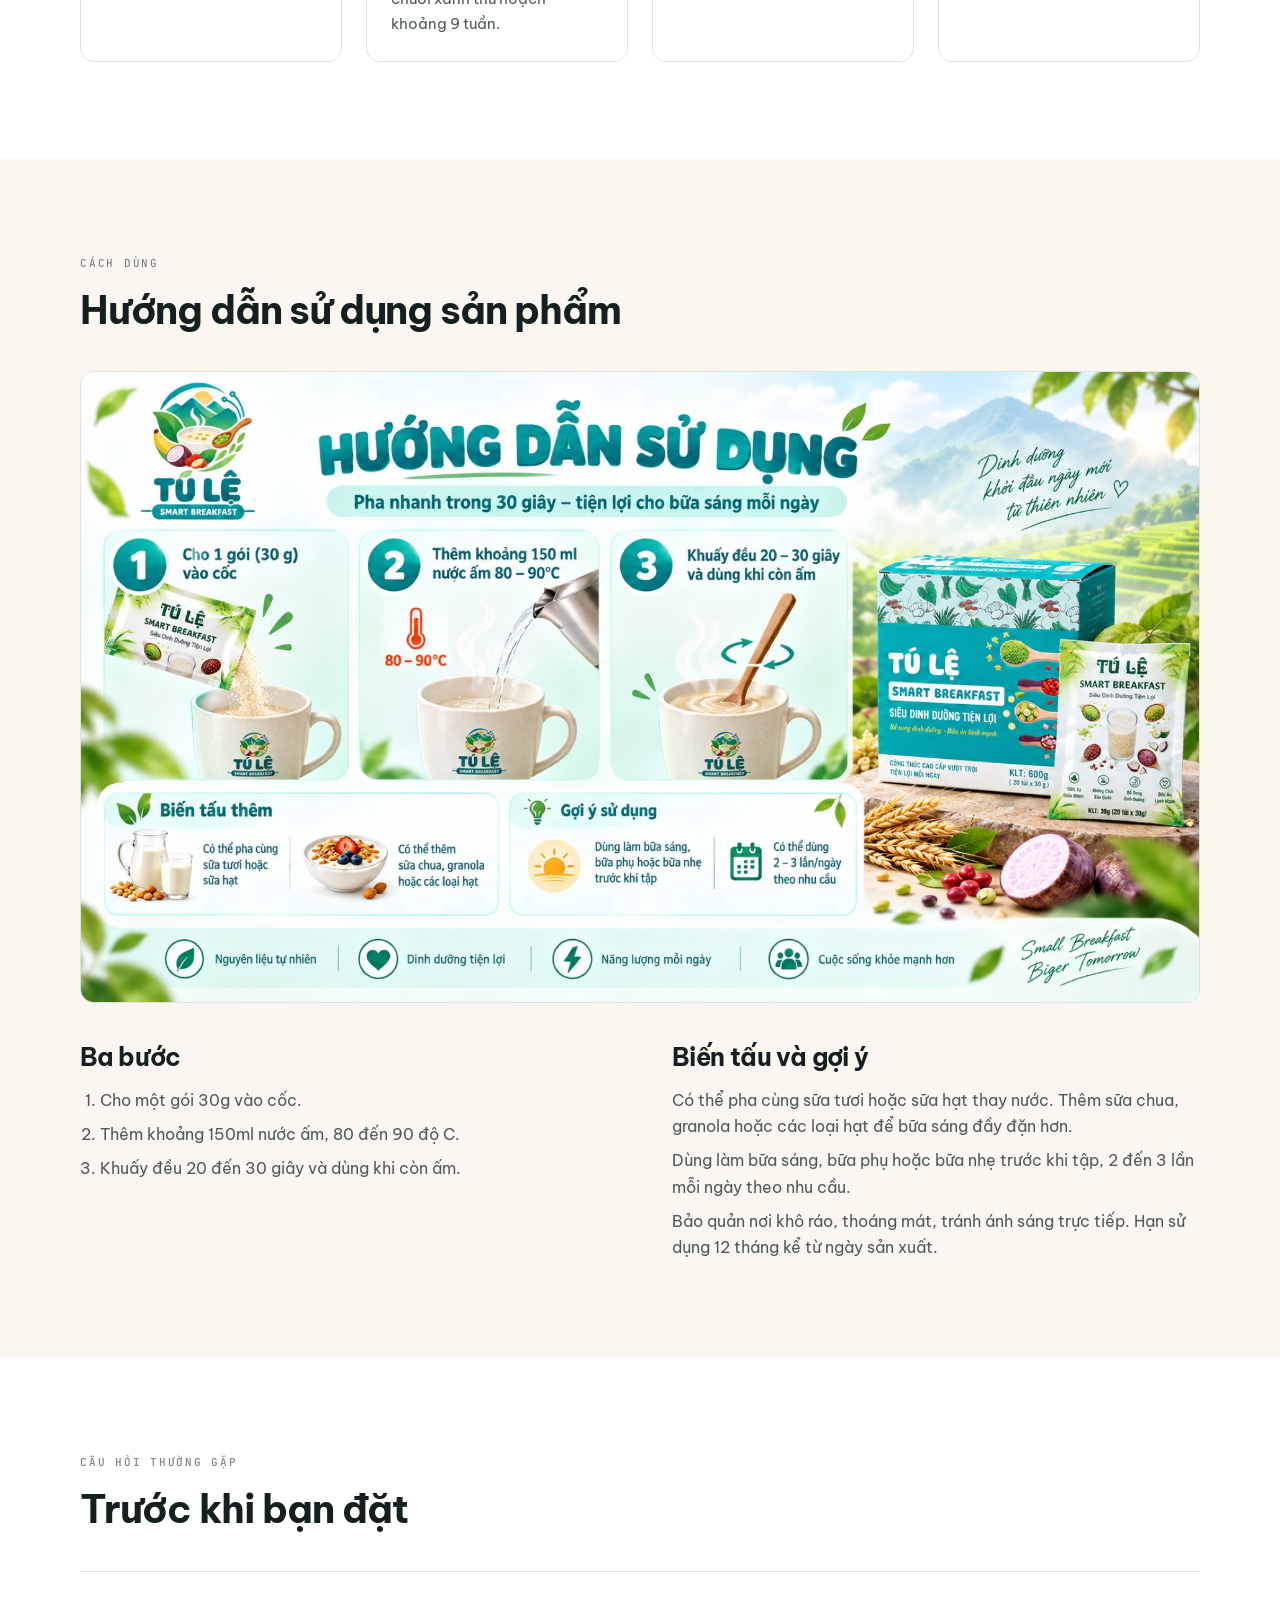
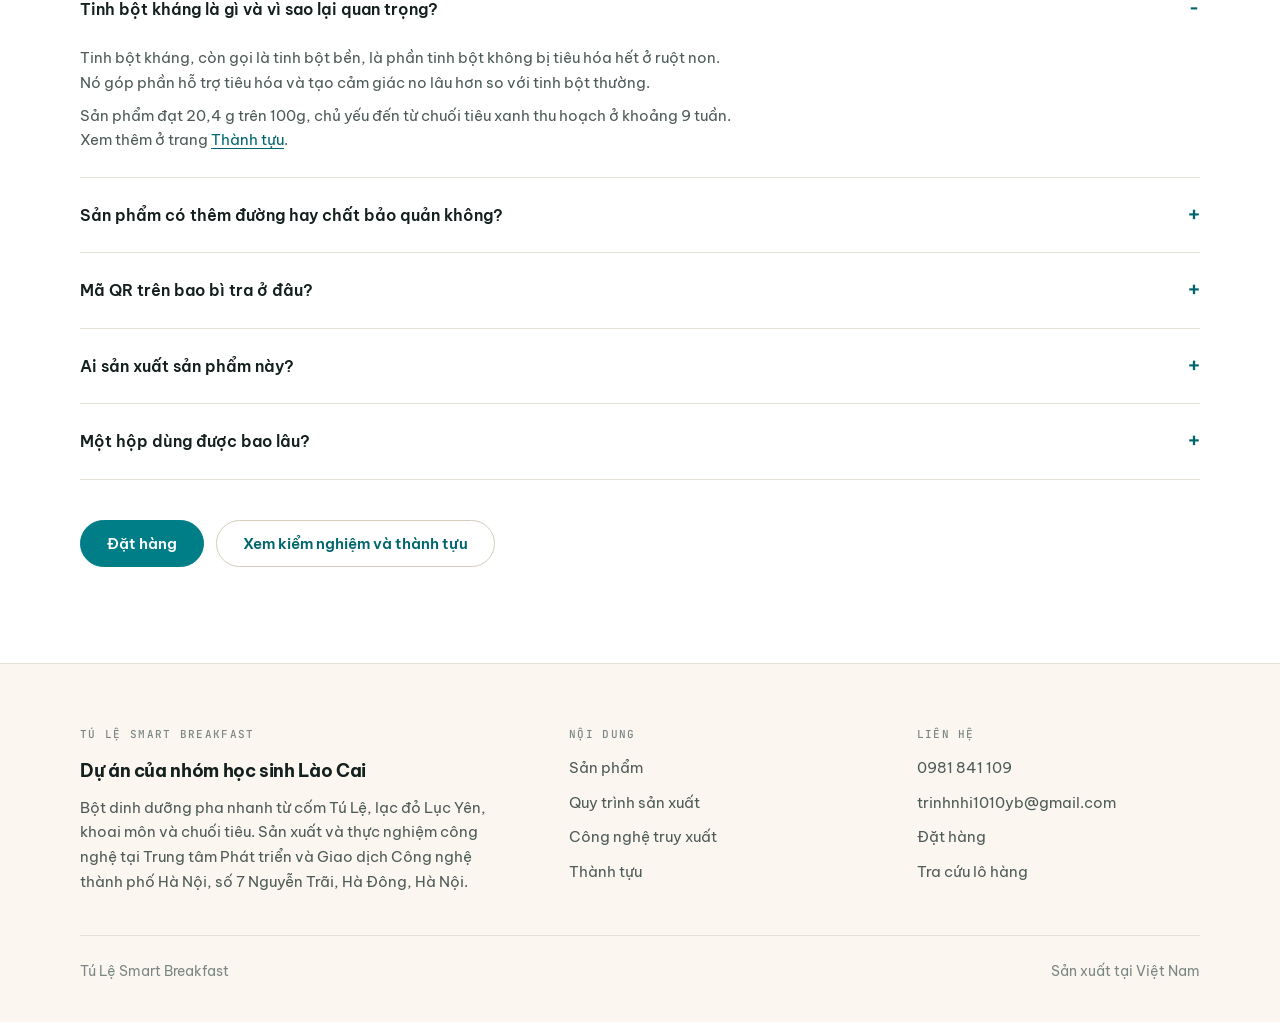
<file: public/san-pham.html>
<!DOCTYPE html>
<html lang="vi">
<head>
<meta charset="utf-8">
<meta name="viewport" content="width=device-width, initial-scale=1">
<title>Sản phẩm | Tú Lệ Smart Breakfast</title>
<meta name="description" content="Tú Lệ Smart Breakfast: hộp 600g gồm 20 gói × 30g, giá 375.000đ, gói lẻ 20.000đ. Thành phần cốm Tú Lệ, chuối xanh, lạc đỏ Lục Yên, khoai môn. Tinh bột kháng 20,4 g/100g.">
<link rel="canonical" href="https://smartbreakfast.store/san-pham">
<meta property="og:type" content="website">
<meta property="og:site_name" content="Tú Lệ Smart Breakfast">
<meta property="og:locale" content="vi_VN">
<meta property="og:url" content="https://smartbreakfast.store/san-pham">
<meta property="og:title" content="Sản phẩm | Tú Lệ Smart Breakfast">
<meta property="og:description" content="Hộp 600g gồm 20 gói × 30g, giá 375.000đ, gói lẻ 20.000đ. Tinh bột kháng 20,4 g/100g, ngọt tự nhiên từ chuối chín.">
<meta property="og:image" content="https://smartbreakfast.store/assets/img/hop-qua.jpg">
<meta property="og:image:width" content="1600">
<meta property="og:image:height" content="1067">
<meta name="twitter:card" content="summary_large_image">
<meta name="theme-color" content="#007E88">
<link rel="icon" href="assets/img/logo-mark.png">
<link rel="apple-touch-icon" href="assets/img/logo-mark.png">
<link rel="preconnect" href="https://fonts.googleapis.com">
<link rel="preconnect" href="https://fonts.gstatic.com" crossorigin>
<link rel="stylesheet" href="https://fonts.googleapis.com/css2?family=Be+Vietnam+Pro:wght@300;400;500;600;700;800&family=JetBrains+Mono:wght@400;500&display=swap">
<link rel="stylesheet" href="assets/css/style.css?v=102ab8af">
</head>
<body>

<a class="skip" href="#main">Bỏ qua điều hướng</a>

<header class="site-header">
  <div class="wrap bar">
    <a class="logo" href="/">
      <span class="mark"><img src="assets/img/logo-mark.png" width="320" height="320" alt=""></span>
      <span class="txt"><b>Tú Lệ</b><span>Smart Breakfast</span></span>
    </a>
    <nav class="site-nav" aria-label="Điều hướng chính">
      <a href="/">Trang chủ</a>
      <a href="/san-pham">Sản phẩm</a>
      <a href="/quy-trinh">Quy trình</a>
      <a href="/cong-nghe">Công nghệ</a>
      <a class="ext" href="https://trace.smartbreakfast.store" target="_blank" rel="noopener">Truy xuất nguồn gốc</a>
      <a href="/thanh-tuu">Thành tựu</a>
      <a href="/lien-he">Liên hệ</a>
    </nav>
    <div style="display:flex;gap:12px;align-items:center">
      <a class="btn sm header-cta" href="/lien-he#dat-hang">Đặt hàng</a>
      <button class="nav-toggle" type="button" aria-expanded="false" aria-controls="mobile-nav">
        <span class="lbl">Menu</span>
      </button>
    </div>
  </div>
  <div class="mobile-nav" id="mobile-nav" hidden>
    <div class="wrap">
      <ul>
        <li><a href="/">Trang chủ</a></li>
        <li><a href="/san-pham">Sản phẩm</a></li>
        <li><a href="/quy-trinh">Quy trình</a></li>
        <li><a href="/cong-nghe">Công nghệ truy xuất</a></li>
        <li><a class="ext" href="https://trace.smartbreakfast.store" target="_blank" rel="noopener">Truy xuất nguồn gốc</a></li>
        <li><a href="/thanh-tuu">Thành tựu</a></li>
        <li><a href="/lien-he">Liên hệ</a></li>
      </ul>
    </div>
  </div>
</header>

<main id="main">

  <!-- ============================ HERO SẢN PHẨM ============================ -->
  <section class="band cream tight">
    <div class="wrap">
      <p class="crumb"><a href="/">Trang chủ</a> / Sản phẩm</p>
      <div class="two wide-right top" style="margin-top:32px">
        <div>
          <figure>
            <div class="pic ratio-3-2">
              <img src="assets/img/hop-qua.jpg" width="1600" height="1067"
                   alt="Các hộp quà Tú Lệ Smart Breakfast màu xanh teal, mặt trước ghi khối lượng tịnh 600g gồm 20 túi mỗi túi 30g">
            </div>
            <figcaption>Hộp 600g, quy cách 20 gói × 30g.</figcaption>
          </figure>
          <figure style="margin-top:16px">
            <div class="pic ratio-3-2">
              <img src="assets/img/goi-le.jpg" width="1400" height="933" loading="lazy"
                   alt="Gói lẻ 30g và mặt sau nhãn với bảng giá trị dinh dưỡng, hướng dẫn sử dụng và mã QR truy xuất">
            </div>
            <figcaption>Gói lẻ 30g. Mặt sau có mã QR mở hồ sơ lô hàng.</figcaption>
          </figure>
        </div>

        <div>
          <p class="eyebrow">Bột dinh dưỡng</p>
          <h1 style="margin:16px 0 20px">Tú Lệ Smart Breakfast</h1>
          <div class="prose">
            <p>Chỉ 30 giây, bạn có ngay một bữa sáng ấm nóng, thơm ngậy từ những nông sản của núi rừng Tây Bắc: cốm Tú Lệ, lạc đỏ Lục Yên, khoai môn và chuối tiêu.</p>
            <p>Bột được sấy phun mịn tan, dễ pha, dễ mang theo, hợp với người bận rộn, dân văn phòng, học sinh, sinh viên hay bất kỳ ai muốn ăn sáng nhanh mà vẫn đủ chất.</p>
            <p>Không phẩm màu, không hương liệu công nghiệp. Chỉ có vị ngọt tự nhiên của chuối chín và hương cốm đặc trưng.</p>
          </div>

          <div class="pricebox" style="margin-top:32px">
            <div class="row">
              <div>
                <p class="eyebrow" style="margin-bottom:8px">Giá bán</p>
                <div class="price">375.000đ</div>
              </div>
              <div class="per">/ hộp 600g<br>20 gói × 30g</div>
            </div>
            <div class="row" style="border-top:1px solid var(--line);padding-top:16px">
              <div>
                <p class="eyebrow" style="margin-bottom:8px">Bán lẻ theo gói</p>
                <div class="price" style="font-size:25px">20.000đ</div>
              </div>
              <div class="per">/ gói 30g</div>
            </div>
            <ul>
              <li>Thành phần: cốm Tú Lệ, chuối xanh, lạc đỏ Lục Yên, khoai môn</li>
              <li>Hạn sử dụng 12 tháng kể từ ngày sản xuất</li>
              <li>Mỗi hộp có mã QR mở hồ sơ truy xuất của đúng lô hàng đó</li>
            </ul>
            <a class="btn block" href="/lien-he#dat-hang">Đặt hàng</a>
            <a class="btn ghost block" href="tel:0981841109">Gọi 0981 841 109</a>
          </div>
        </div>
      </div>
    </div>
  </section>

  <!-- ============================ BỐN ĐIỀU KHÁC BIỆT ============================ -->
  <section class="band">
    <div class="wrap">
      <div class="band-head">
        <p class="eyebrow">Vì sao chọn sản phẩm này</p>
        <h2>Bốn điều làm nên khác biệt</h2>
      </div>
      <div class="grid-4">
        <div class="card">
          <span class="k">Tiện lợi</span>
          <h4>Pha trong 30 giây</h4>
          <p>Bột sấy phun tan nhanh trong nước ấm. Một gói 30g gọn nhẹ, mang theo được, không cần đun nấu hay dụng cụ gì thêm.</p>
        </div>
        <div class="card">
          <span class="k">No lâu, dễ tiêu</span>
          <h4>Giàu tinh bột kháng, 20,4 g/100g</h4>
          <p>Tinh bột kháng là loại tinh bột đi qua ruột non mà không bị tiêu hóa hết, hỗ trợ tiêu hóa và giúp no lâu hơn. Nhóm khai thác chất này từ chuối xanh thu hoạch khoảng 9 tuần.</p>
        </div>
        <div class="card">
          <span class="k">Ngọt tự nhiên</span>
          <h4>Ngọt từ chuối chín</h4>
          <p>Vị ngọt đến hoàn toàn từ chuối chín, không thêm đường tinh luyện. Không phẩm màu, không hương liệu công nghiệp.</p>
        </div>
        <div class="card">
          <span class="k">Nguồn gốc rõ ràng</span>
          <h4>Truy xuất bằng mã QR</h4>
          <p>Quét mã QR trên bao bì để xem nguyên liệu, vùng trồng và các công đoạn sản xuất, minh bạch từ nông trại đến gói bột.</p>
        </div>
      </div>
    </div>
  </section>

  <!-- ============================ HƯỚNG DẪN SỬ DỤNG ============================ -->
  <section class="band cream">
    <div class="wrap">
      <div class="band-head">
        <p class="eyebrow">Cách dùng</p>
        <h2>Hướng dẫn sử dụng sản phẩm</h2>
      </div>

      <figure class="figure-wide">
        <div class="pic">
          <img src="assets/img/huong-dan-su-dung.jpg" width="1800" height="1013" loading="lazy"
               alt="Hướng dẫn sử dụng ba bước: bước một cho một gói 30g vào cốc, bước hai thêm khoảng 150ml nước ấm 80 đến 90 độ C, bước ba khuấy đều 20 đến 30 giây và dùng khi còn ấm. Có thể pha cùng sữa tươi hoặc sữa hạt, thêm sữa chua, granola hoặc các loại hạt. Dùng làm bữa sáng, bữa phụ hoặc bữa nhẹ trước khi tập, 2 đến 3 lần mỗi ngày theo nhu cầu.">
        </div>
      </figure>

      <div class="two top" style="margin-top:40px">
        <div>
          <h3 style="margin-bottom:16px">Ba bước</h3>
          <ol class="prose tight" style="padding-left:20px;max-width:52ch">
            <li>Cho một gói 30g vào cốc.</li>
            <li>Thêm khoảng 150ml nước ấm, 80 đến 90 độ C.</li>
            <li>Khuấy đều 20 đến 30 giây và dùng khi còn ấm.</li>
          </ol>
        </div>
        <div>
          <h3 style="margin-bottom:16px">Biến tấu và gợi ý</h3>
          <div class="prose tight">
            <p>Có thể pha cùng sữa tươi hoặc sữa hạt thay nước. Thêm sữa chua, granola hoặc các loại hạt để bữa sáng đầy đặn hơn.</p>
            <p>Dùng làm bữa sáng, bữa phụ hoặc bữa nhẹ trước khi tập, 2 đến 3 lần mỗi ngày theo nhu cầu.</p>
            <p>Bảo quản nơi khô ráo, thoáng mát, tránh ánh sáng trực tiếp. Hạn sử dụng 12 tháng kể từ ngày sản xuất.</p>
          </div>
        </div>
      </div>
    </div>
  </section>

  <!-- ============================ FAQ ============================ -->
  <section class="band">
    <div class="wrap">
      <div class="band-head">
        <p class="eyebrow">Câu hỏi thường gặp</p>
        <h2>Trước khi bạn đặt</h2>
      </div>
      <div class="faq">
        <details open>
          <summary>Tinh bột kháng là gì và vì sao lại quan trọng?</summary>
          <div>
            <p>Tinh bột kháng, còn gọi là tinh bột bền, là phần tinh bột không bị tiêu hóa hết ở ruột non. Nó góp phần hỗ trợ tiêu hóa và tạo cảm giác no lâu hơn so với tinh bột thường.</p>
            <p>Sản phẩm đạt 20,4 g trên 100g, chủ yếu đến từ chuối tiêu xanh thu hoạch ở khoảng 9 tuần. Xem thêm ở trang <a href="/thanh-tuu">Thành tựu</a>.</p>
          </div>
        </details>
        <details>
          <summary>Sản phẩm có thêm đường hay chất bảo quản không?</summary>
          <div>
            <p>Không thêm đường tinh luyện. Vị ngọt đến từ phần chuối chín trong công thức. Sản phẩm cũng không dùng phẩm màu và hương liệu công nghiệp.</p>
          </div>
        </details>
        <details>
          <summary>Mã QR trên bao bì tra ở đâu?</summary>
          <div>
            <p>Dùng camera điện thoại quét trực tiếp, mã sẽ mở hồ sơ của lô hàng. Nếu không quét được, nhập mã in dưới mã QR tại trang <a href="https://trace.smartbreakfast.store" target="_blank" rel="noopener">trace.smartbreakfast.store</a>.</p>
            <p>Chi tiết cách hệ thống hoạt động nằm ở trang <a href="/cong-nghe">Công nghệ truy xuất</a>.</p>
          </div>
        </details>
        <details>
          <summary>Ai sản xuất sản phẩm này?</summary>
          <div>
            <p>Sản phẩm do nhóm học sinh nghiên cứu công thức và quy trình, sản xuất cùng thực nghiệm công nghệ tại Trung tâm Phát triển và Giao dịch Công nghệ thành phố Hà Nội, số 7 Nguyễn Trãi, Hà Đông, Hà Nội.</p>
            <p>Nguyên liệu do các hợp tác xã và hộ nông dân địa phương cung cấp.</p>
          </div>
        </details>
        <details>
          <summary>Một hộp dùng được bao lâu?</summary>
          <div>
            <p>Hộp 600g gồm 20 gói, mỗi gói một khẩu phần. Nếu dùng một gói mỗi buổi sáng thì hộp đủ cho 20 ngày.</p>
          </div>
        </details>
      </div>
      <div style="margin-top:40px;display:flex;flex-wrap:wrap;gap:12px">
        <a class="btn" href="/lien-he#dat-hang">Đặt hàng</a>
        <a class="btn ghost" href="/thanh-tuu">Xem kiểm nghiệm và thành tựu</a>
      </div>
    </div>
  </section>

</main>

<footer class="site-footer">
  <div class="wrap">
    <div class="fgrid">
      <div class="about">
        <h4>Tú Lệ Smart Breakfast</h4>
        <p style="font-weight:700;font-size:18px;letter-spacing:-0.02em;color:var(--ink);margin-bottom:10px">Dự án của nhóm học sinh Lào Cai</p>
        <p>Bột dinh dưỡng pha nhanh từ cốm Tú Lệ, lạc đỏ Lục Yên, khoai môn và chuối tiêu. Sản xuất và thực nghiệm công nghệ tại Trung tâm Phát triển và Giao dịch Công nghệ thành phố Hà Nội, số 7 Nguyễn Trãi, Hà Đông, Hà Nội.</p>
      </div>
      <div>
        <h4>Nội dung</h4>
        <ul>
          <li><a href="/san-pham">Sản phẩm</a></li>
          <li><a href="/quy-trinh">Quy trình sản xuất</a></li>
          <li><a href="/cong-nghe">Công nghệ truy xuất</a></li>
          <li><a href="/thanh-tuu">Thành tựu</a></li>
        </ul>
      </div>
      <div>
        <h4>Liên hệ</h4>
        <ul>
          <li><a href="tel:0981841109">0981 841 109</a></li>
          <li><a href="mailto:trinhnhi1010yb@gmail.com">trinhnhi1010yb@gmail.com</a></li>
          <li><a href="/lien-he#dat-hang">Đặt hàng</a></li>
          <li><a href="https://trace.smartbreakfast.store" target="_blank" rel="noopener">Tra cứu lô hàng</a></li>
        </ul>
      </div>
    </div>
    <div class="fbot">
      <span>Tú Lệ Smart Breakfast</span>
      <span>Sản xuất tại Việt Nam</span>
    </div>
  </div>
</footer>

<script src="assets/js/main.js?v=a2ccb326"></script>
</body>
</html>
</file>
<file: public/assets/css/style.css>
/* ==========================================================================
   TÚ LỆ SMART BREAKFAST
   Bảng màu lấy từ chính bao bì hộp 600g: teal #0096A0.
   Tách thành ba biến để mọi cặp màu đạt chuẩn tương phản WCAG AA.
   ========================================================================== */

:root {
  /* --- thương hiệu --- */
  --teal:         #007E88;  /* nền dải và nút, chữ trắng đạt 4.84:1 */
  --teal-bright:  #0096A0;  /* màu đo từ bao bì, dùng cho mảng phẳng và viền */
  --teal-ink:     #00666E;  /* chữ màu teal trên nền sáng, đạt 6.72:1 */
  --teal-wash:    #0096A014; /* nền rất nhạt */
  --teal-line:    #0096A033;

  /* --- nền và mực --- */
  --bg:           #FFFFFF;
  --cream:        #FBF7F0;
  --cream-2:      #F4EFE6;
  --ink:          #14201F;  /* 16.72:1 trên trắng */
  --ink-2:        #4E5B59;
  --ink-3:        #7C8785;
  --line:         #E6E1D6;
  --line-2:       #D3CCBD;

  /* --- màu định danh bốn nhánh nguyên liệu, chỉ dùng ở sơ đồ quy trình --- */
  --n-khoai:      #6B4E9E;
  --n-lac:        #B4462B;
  --n-com:        #4A7A2B;
  --n-chuoi:      #8A6A15;

  /* --- chữ --- */
  --font: "Be Vietnam Pro", system-ui, -apple-system, "Segoe UI", sans-serif;
  --mono: "JetBrains Mono", ui-monospace, "SF Mono", Menlo, monospace;

  /* --- thang chữ, tỉ lệ 1.25 --- */
  /* thang nhỏ, dùng cho nhãn, chú thích và chữ phụ */
  --fs-xs:    11px;   /* nhãn mono viết hoa có giãn chữ */
  --fs-sm:    12px;   /* nhãn nhỏ, ngày tháng */
  --fs-cap:   13.5px; /* chú thích ảnh, ghi chú nguồn */
  --fs-md:    15px;   /* chữ phụ trong thẻ và danh sách */
  --fs-body:  16px;
  --fs-lg:    20px;
  --fs-h4:    25px;
  --fs-h3:    31px;
  --fs-h2:    clamp(30px, 4vw, 39px);
  --fs-h1:    clamp(36px, 6vw, 60px);
  --fs-hero:  clamp(40px, 7.4vw, 76px);
  --fs-stat:  clamp(38px, 5.6vw, 62px);

  /* --- khoảng cách, thang 8 --- */
  --sp-1: 4px;  --sp-2: 8px;  --sp-3: 16px;  --sp-4: 24px;
  --sp-5: 40px; --sp-6: 64px; --sp-7: 96px;  --sp-8: 128px;
  --container: 1200px;

  /* --- một hệ bo góc: mềm --- */
  --r:      14px;
  --r-sm:   8px;
  --r-pill: 999px;

  --shadow: 0 1px 2px #14201F0A, 0 12px 32px #14201F0F;
  color-scheme: light;
}

/* ========================= nền tảng ========================= */
*, *::before, *::after { box-sizing: border-box; }

html { scroll-behavior: smooth; }
@media (prefers-reduced-motion: reduce) {
  html { scroll-behavior: auto; }
  *, *::before, *::after { animation-duration: 0.01ms !important; transition-duration: 0.01ms !important; }
}

body {
  margin: 0;
  background: var(--bg);
  color: var(--ink);
  font-family: var(--font);
  font-size: var(--fs-body);
  font-weight: 400;
  line-height: 1.65;
  -webkit-font-smoothing: antialiased;
  text-rendering: optimizeLegibility;
}

img { max-width: 100%; height: auto; display: block; }

h1, h2, h3, h4 {
  margin: 0;
  font-weight: 700;
  line-height: 1.12;
  letter-spacing: -0.025em;
  text-wrap: balance;
}
h1 { font-size: var(--fs-h1); font-weight: 800; letter-spacing: -0.035em; }
h2 { font-size: var(--fs-h2); letter-spacing: -0.03em; }
h3 { font-size: var(--fs-h4); }
h4 { font-size: var(--fs-lg); }
p  { margin: 0; }

a { color: var(--teal-ink); text-decoration-thickness: 1px; text-underline-offset: 3px; }
a:hover { color: var(--ink); }

:focus-visible {
  outline: 3px solid var(--teal-bright);
  outline-offset: 3px;
  border-radius: var(--r-sm);
}

.wrap { max-width: var(--container); margin: 0 auto; padding: 0 var(--sp-4); }
@media (min-width: 860px) { .wrap { padding: 0 var(--sp-5); } }

.skip {
  position: absolute; left: -9999px; top: 0; z-index: 100;
  background: var(--ink); color: #fff; padding: 12px 18px; border-radius: 0 0 var(--r-sm) 0;
}
.skip:focus { left: 0; color: #fff; }

/* ========================= tiện ích chữ ========================= */
.eyebrow {
  font-family: var(--mono);
  font-size: 11px;
  font-weight: 500;
  letter-spacing: 0.16em;
  text-transform: uppercase;
  color: var(--ink-3);
  margin: 0;
}
.eyebrow.on-teal { color: #FFFFFFB8; }
.lead { font-size: var(--fs-lg); line-height: 1.5; color: var(--ink-2); max-width: 48ch; }
.prose { color: var(--ink-2); max-width: 64ch; display: flex; flex-direction: column; gap: var(--sp-3); }
.prose strong { color: var(--ink); font-weight: 600; }
.prose.tight { gap: var(--sp-2); }
.mono { font-family: var(--mono); font-variant-numeric: tabular-nums; }
.center { text-align: center; margin-left: auto; margin-right: auto; }

/* ========================= nút ========================= */
.btn {
  display: inline-flex;
  align-items: center;
  justify-content: center;
  gap: var(--sp-2);
  font-family: var(--font);
  font-size: 15px;
  font-weight: 600;
  line-height: 1;
  padding: 15px 26px;
  border: 1.5px solid var(--teal);
  border-radius: var(--r-pill);
  background: var(--teal);
  color: #FFFFFF;
  text-decoration: none;
  cursor: pointer;
  transition: background-color 150ms ease, color 150ms ease, border-color 150ms ease;
}
.btn:hover { background: var(--teal-ink); border-color: var(--teal-ink); color: #fff; }
.btn.ghost { background: transparent; color: var(--teal-ink); border-color: var(--line-2); }
.btn.ghost:hover { background: var(--teal-wash); border-color: var(--teal-bright); color: var(--teal-ink); }
/* Nút trắng nằm trên dải màu. Chữ dùng --teal thay vì --teal-ink cho ra
   sắc teal rõ hơn, vẫn đạt 4.84:1 trên nền trắng. */
.btn.light { background: #FFFFFF; color: var(--teal); border-color: #FFFFFF; }
.btn.light:hover { background: var(--cream); color: var(--teal-ink); border-color: var(--cream); }
.btn.outline-light { background: transparent; color: #FFFFFF; border-color: #FFFFFF66; }
.btn.outline-light:hover { background: #FFFFFF1F; color: #fff; border-color: #FFFFFF; }
.btn.sm { padding: 11px 18px; font-size: 15px; }
.btn.block { width: 100%; }

/* ========================= header ========================= */
.site-header {
  position: sticky; top: 0; z-index: 50;
  background: #FFFFFFF2;
  backdrop-filter: blur(12px);
  border-bottom: 1px solid var(--line);
}
.site-header .bar {
  height: 68px;
  display: flex; align-items: center; justify-content: space-between; gap: var(--sp-4);
}
.logo { display: flex; align-items: center; gap: 10px; text-decoration: none; color: var(--ink); flex: none; }
.logo .mark {
  width: 34px; height: 34px; flex: none;
  border-radius: var(--r-sm);
  background: var(--teal);
  color: #fff;
  font-weight: 800; font-size: 15px; letter-spacing: -0.04em;
  display: grid; place-items: center;
}
.logo .txt { display: grid; line-height: 1.05; }
.logo .txt b { font-size: 16px; font-weight: 800; letter-spacing: -0.02em; }
.logo .txt span { font-family: var(--mono); font-size: 11px; letter-spacing: 0.14em; text-transform: uppercase; color: var(--ink-3); }

.site-nav { display: none; }
/* Bảy mục, trong đó "Truy xuất nguồn gốc" khá dài, nên nav chỉ hiện khi
   thực sự đủ chỗ. Dưới mốc này dùng menu mobile để không bị chen chữ. */
@media (min-width: 1220px) {
  .site-nav { display: flex; gap: 18px; align-items: center; }
}
.site-nav a {
  font-size: 15px; font-weight: 500; color: var(--ink-2); text-decoration: none;
  padding: 6px 0; border-bottom: 2px solid transparent;
}
.site-nav a:hover { color: var(--teal-ink); }
.site-nav a[aria-current="page"] { color: var(--ink); border-bottom-color: var(--teal-bright); font-weight: 600; }
/* Mục dẫn sang hệ thống truy xuất nằm ở tên miền khác, đánh dấu mũi tên chéo
   để người đọc biết trước là sẽ rời website. */
.site-nav a.ext::after,
.mobile-nav a.ext::after {
  content: " \2197";
  font-family: var(--mono); font-size: 0.75em; color: var(--teal-ink);
}
.site-nav a.ext { color: var(--teal-ink); }
.site-nav a.ext:hover { color: var(--ink); }

.header-cta { display: none; }
@media (min-width: 560px) { .header-cta { display: inline-flex; } }

.nav-toggle {
  display: inline-flex; align-items: center; gap: 8px;
  background: transparent; border: 1.5px solid var(--line-2); border-radius: var(--r-pill);
  padding: 9px 15px; font-family: var(--font); font-size: 15px; font-weight: 600; color: var(--ink);
  cursor: pointer;
}
@media (min-width: 1220px) { .nav-toggle { display: none; } }
.mobile-nav { border-top: 1px solid var(--line); background: #fff; }
.mobile-nav ul { list-style: none; margin: 0; padding: var(--sp-3) 0 var(--sp-4); display: grid; gap: 2px; }
.mobile-nav a {
  display: block; padding: 12px 0; font-size: 18px; font-weight: 500;
  color: var(--ink); text-decoration: none; border-bottom: 1px solid var(--line);
}
.mobile-nav a[aria-current="page"] { color: var(--teal-ink); font-weight: 700; }

/* ========================= dải section ========================= */
.band { padding: var(--sp-7) 0; }
.band.tight { padding: var(--sp-6) 0; }
.band.cream { background: var(--cream); }
.band.cream-2 { background: var(--cream-2); }
.band.teal { background: var(--teal); color: #FFFFFF; }
.band.teal h1, .band.teal h2, .band.teal h3, .band.teal h4 { color: #FFFFFF; }
.band.teal .lead, .band.teal .prose { color: #FFFFFFD9; }
.band.teal .prose strong { color: #FFFFFF; }
/* :not(.btn) là bắt buộc. Quy tắc này đứng sau .btn.light và cùng độ cụ thể,
   nên nếu không loại nút ra thì nút trắng sẽ thành chữ trắng trên nền trắng. */
.band.teal a:not(.btn) { color: #FFFFFF; }
.band.ink { background: var(--ink); color: #F1F4F3; }
.band.ink h2, .band.ink h3, .band.ink h4 { color: #FFFFFF; }
.band.ink .lead, .band.ink .prose { color: #B9C2C0; }
.band.ink .prose strong { color: #FFFFFF; }
.band.ink .eyebrow { color: #6FD3DB; }

.band-head { max-width: 60ch; margin-bottom: var(--sp-5); }
.band-head h2 { margin: var(--sp-3) 0 0; }
.band-head .lead { margin-top: var(--sp-3); }
.band-head.center { text-align: center; }
.band-head.center .lead { margin-left: auto; margin-right: auto; }

/* ========================= lưới chung ========================= */
.two { display: grid; gap: var(--sp-5); }
@media (min-width: 900px) { .two { grid-template-columns: 1fr 1fr; gap: var(--sp-6); align-items: center; } }
.two.top { align-items: start; }
.two.wide-left { }
@media (min-width: 900px) { .two.wide-left { grid-template-columns: 1.25fr 0.75fr; } }
@media (min-width: 900px) { .two.wide-right { grid-template-columns: 0.8fr 1.2fr; } }

.grid-3 { display: grid; gap: var(--sp-4); }
@media (min-width: 720px) { .grid-3 { grid-template-columns: repeat(3, 1fr); } }
.grid-4 { display: grid; gap: var(--sp-4); }
@media (min-width: 600px) { .grid-4 { grid-template-columns: repeat(2, 1fr); } }
@media (min-width: 980px) { .grid-4 { grid-template-columns: repeat(4, 1fr); } }

/* ========================= ảnh ========================= */
.pic { border-radius: var(--r); overflow: hidden; background: var(--cream-2); }
.pic img { width: 100%; }
.pic.ratio-4-3 img { aspect-ratio: 4 / 3; object-fit: cover; }
.pic.ratio-3-2 img { aspect-ratio: 3 / 2; object-fit: cover; }
.pic.ratio-1-1 img { aspect-ratio: 1 / 1; object-fit: cover; }
.pic.ratio-2-3 img { aspect-ratio: 2 / 3; object-fit: cover; }
figure { margin: 0; }
figcaption { font-size: 13.5px; color: var(--ink-3); margin-top: var(--sp-2); }

/* ========================= HERO trang chủ ========================= */
.hero { background: var(--teal); color: #fff; overflow: hidden; }
/* Chỉ đặt padding dọc. Dùng shorthand `padding` ở đây sẽ xoá padding ngang
   mà .wrap đã đặt, vì phần tử này mang cả hai class. */
.hero .inner {
  display: grid; gap: var(--sp-5); align-items: center;
  padding-top: var(--sp-6); padding-bottom: var(--sp-6);
}
@media (min-width: 900px) {
  .hero .inner {
    grid-template-columns: 1.05fr 0.95fr; gap: var(--sp-6);
    padding-top: var(--sp-7); padding-bottom: var(--sp-7);
  }
}
.hero h1 { font-size: var(--fs-hero); color: #fff; margin: var(--sp-3) 0 var(--sp-4); }
.hero .lead { color: #FFFFFFE0; font-size: clamp(17px, 2vw, 21px); }
.hero .cta-row { display: flex; flex-wrap: wrap; gap: var(--sp-3); margin-top: var(--sp-5); }
.hero .pic { border-radius: var(--r); box-shadow: 0 24px 60px #00000026; }
.hero-tags { display: flex; flex-wrap: wrap; gap: var(--sp-2); margin-top: var(--sp-5); }
.hero-tags span {
  font-family: var(--mono); font-size: 11px; letter-spacing: 0.06em;
  padding: 7px 13px; border-radius: var(--r-pill);
  background: #FFFFFF1F; color: #FFFFFF; border: 1px solid #FFFFFF33;
}

/* ========================= dải số liệu ========================= */
.stats { display: grid; gap: var(--sp-4); }
@media (min-width: 600px) { .stats { grid-template-columns: repeat(2, 1fr); } }
@media (min-width: 980px) { .stats { grid-template-columns: repeat(4, 1fr); gap: var(--sp-5); } }
.stats > div { border-top: 2px solid var(--teal-line); padding-top: var(--sp-3); }
.band.teal .stats > div { border-top-color: #FFFFFF4D; }
.stats .n {
  display: block;
  font-size: var(--fs-stat); font-weight: 800; letter-spacing: -0.05em; line-height: 0.95;
  font-variant-numeric: tabular-nums;
  color: var(--ink);
}
.band.teal .stats .n { color: #fff; }
.stats .n .u { font-size: 0.3em; font-weight: 600; letter-spacing: 0; margin-left: 5px; color: var(--ink-3); }
.band.teal .stats .n .u { color: #FFFFFFB3; }
/* Ô số liệu mang giá trị dạng chữ, ví dụ SHA-256 hay KPH, không dùng được
   cỡ chữ của số vì sẽ vỡ dòng giữa từ. */
.stats .n.txt { font-size: clamp(26px, 3.1vw, 36px); letter-spacing: -0.03em; }
.stats .k { display: block; font-size: 15px; color: var(--ink-2); margin-top: var(--sp-2); }
.band.teal .stats .k { color: #FFFFFFCC; }
.stats .src { display: block; font-family: var(--mono); font-size: 11px; color: var(--ink-3); margin-top: 6px; letter-spacing: 0.04em; }
.band.teal .stats .src { color: #FFFFFF8C; }

/* ========================= card ========================= */
.card {
  background: #fff; border: 1px solid var(--line); border-radius: var(--r);
  padding: var(--sp-4); display: flex; flex-direction: column; gap: var(--sp-2);
}
.card.on-cream { background: #fff; }
.card h3, .card h4 { letter-spacing: -0.02em; }
.card p { color: var(--ink-2); font-size: 15px; }
.card .k { font-family: var(--mono); font-size: 11px; letter-spacing: 0.12em; text-transform: uppercase; color: var(--teal-ink); }
.card.flat { border: none; background: var(--cream); }
.card-pic { border: 1px solid var(--line); border-radius: var(--r); overflow: hidden; background: #fff; display: flex; flex-direction: column; }
.card-pic .body { padding: var(--sp-4); display: flex; flex-direction: column; gap: var(--sp-2); }
.card-pic img { aspect-ratio: 3 / 2; object-fit: cover; width: 100%; }

/* ========================= nguyên liệu ========================= */
.ing { display: grid; gap: var(--sp-4); }
@media (min-width: 720px) { .ing { grid-template-columns: repeat(2, 1fr); } }
@media (min-width: 1040px) { .ing { grid-template-columns: repeat(4, 1fr); } }
.ing article {
  border: 1px solid var(--line); border-radius: var(--r); padding: var(--sp-4);
  display: flex; flex-direction: column; gap: var(--sp-2); background: #fff;
  border-top: 3px solid var(--c, var(--teal-bright));
}
.ing .name { font-size: 18px; font-weight: 700; letter-spacing: -0.02em; }
.ing .origin { font-family: var(--mono); font-size: 11px; letter-spacing: 0.1em; text-transform: uppercase; color: var(--c, var(--teal-ink)); }
.ing p { font-size: 15px; color: var(--ink-2); }
.ing dl { margin: var(--sp-2) 0 0; display: grid; gap: 5px; font-size: 13.5px; }
.ing dl > div { display: flex; justify-content: space-between; gap: var(--sp-2); border-top: 1px dashed var(--line); padding-top: 5px; }
.ing dt { color: var(--ink-3); }
.ing dd { margin: 0; font-family: var(--mono); font-variant-numeric: tabular-nums; }

/* ========================= bảng ========================= */
.tw { overflow-x: auto; border: 1px solid var(--line); border-radius: var(--r); background: #fff; }
table { border-collapse: collapse; width: 100%; min-width: 420px; font-size: 15px; }
caption {
  text-align: left; padding: var(--sp-3) var(--sp-4); border-bottom: 1px solid var(--line);
  font-family: var(--mono); font-size: 11px; letter-spacing: 0.12em; text-transform: uppercase; color: var(--ink-3);
}
th, td { text-align: left; padding: 12px var(--sp-4); border-bottom: 1px solid var(--line); }
th { font-weight: 500; color: var(--ink-2); }
td.v { font-family: var(--mono); font-variant-numeric: tabular-nums; white-space: nowrap; font-weight: 500; }
tr:last-child th, tr:last-child td { border-bottom: none; }
.tw + .note { margin-top: var(--sp-3); }
.note { font-size: 13.5px; color: var(--ink-3); max-width: 68ch; }

/* các bước dạng số, dùng khi nội dung thật sự là chuỗi tuần tự */
.steps { display: grid; gap: var(--sp-4); }
@media (min-width: 700px) { .steps { grid-template-columns: repeat(2, 1fr); gap: var(--sp-5); } }
@media (min-width: 1040px) { .steps.of-3 { grid-template-columns: repeat(3, 1fr); } }
.steps > li { list-style: none; border-top: 2px solid var(--teal-bright); padding-top: var(--sp-3); display: grid; gap: var(--sp-2); }
.band.ink .steps > li { border-top-color: #6FD3DB; }
.steps .i { font-family: var(--mono); font-size: 12px; font-weight: 600; color: var(--teal-ink); letter-spacing: 0.06em; }
.band.ink .steps .i { color: #6FD3DB; }
.steps h3, .steps h4 { letter-spacing: -0.02em; }
.steps p { color: var(--ink-2); font-size: 15px; }
.band.ink .steps p { color: #B9C2C0; }
ol.steps, ul.steps { margin: 0; padding: 0; }

/* ========================= thành viên ========================= */
.team { display: grid; gap: var(--sp-4); }
@media (min-width: 560px) { .team { grid-template-columns: repeat(2, 1fr); } }
@media (min-width: 900px) { .team { grid-template-columns: repeat(3, 1fr); } }
@media (min-width: 1140px) { .team { grid-template-columns: repeat(5, 1fr); gap: var(--sp-3); } }
.team article { display: flex; flex-direction: column; gap: var(--sp-3); }
.team .pic { border-radius: var(--r); }
.team .nm { font-size: 16px; font-weight: 700; letter-spacing: -0.02em; }
.team .rl { font-family: var(--mono); font-size: 11px; letter-spacing: 0.1em; text-transform: uppercase; color: var(--teal-ink); margin-top: 3px; }
.team .sch { font-size: 13.5px; color: var(--ink-3); margin-top: 4px; }
.team p { font-size: 15px; color: var(--ink-2); margin-top: var(--sp-2); }

/* ========================= khối giá và đặt hàng ========================= */
.buy { display: grid; gap: var(--sp-5); }
@media (min-width: 940px) { .buy { grid-template-columns: 1fr 0.85fr; gap: var(--sp-6); align-items: start; } }
.pricebox {
  border: 1px solid var(--line); border-radius: var(--r); background: #fff;
  padding: var(--sp-5); display: grid; gap: var(--sp-4); box-shadow: var(--shadow);
}
.pricebox .row { display: flex; align-items: flex-end; justify-content: space-between; gap: var(--sp-3); flex-wrap: wrap; }
.pricebox .price { font-family: var(--mono); font-size: 31px; font-weight: 600; letter-spacing: -0.04em; line-height: 1; font-variant-numeric: tabular-nums; }
.pricebox .per { font-size: 15px; color: var(--ink-3); }
.pricebox ul { margin: 0; padding: 0; list-style: none; display: grid; gap: var(--sp-2); font-size: 15px; color: var(--ink-2); }
.pricebox ul li { display: grid; grid-template-columns: 18px 1fr; gap: 10px; align-items: baseline; }
.pricebox ul li::before { content: ""; width: 7px; height: 7px; border-radius: 50%; background: var(--teal-bright); margin-top: 7px; }

/* ========================= form ========================= */
.form { display: grid; gap: var(--sp-3); }
.field { display: grid; gap: 6px; }
.field label { font-size: 15px; font-weight: 600; }
.field .hint { font-size: 12px; color: var(--ink-3); }
.field input, .field select, .field textarea {
  font-family: var(--font); font-size: 15px; color: var(--ink);
  padding: 13px 15px; border: 1.5px solid var(--line-2); border-radius: var(--r-sm);
  background: #fff; width: 100%;
}
.field textarea { min-height: 92px; resize: vertical; }
.field input:focus, .field select:focus, .field textarea:focus { border-color: var(--teal-bright); outline: none; box-shadow: 0 0 0 3px var(--teal-wash); }
.field.invalid input, .field.invalid select { border-color: #B4462B; }
.field .err { font-size: 12px; color: #B4462B; display: none; }
.field.invalid .err { display: block; }
.form-row { display: grid; gap: var(--sp-3); }
@media (min-width: 620px) { .form-row { grid-template-columns: 1fr 1fr; } }
.form-note { font-size: 12px; color: var(--ink-3); }
.order-result {
  border: 1px solid var(--teal-line); background: var(--teal-wash); border-radius: var(--r);
  padding: var(--sp-4); display: grid; gap: var(--sp-3);
}
.order-result h4 { letter-spacing: -0.02em; }
.order-result pre {
  font-family: var(--mono); font-size: 13.5px; line-height: 1.6; margin: 0;
  background: #fff; border: 1px solid var(--line); border-radius: var(--r-sm);
  padding: var(--sp-3); overflow-x: auto; white-space: pre-wrap; color: var(--ink);
}
.order-result .acts { display: flex; flex-wrap: wrap; gap: var(--sp-2); }

/* ========================= liên hệ ========================= */
.contact-list { display: grid; gap: var(--sp-3); }
.contact-list a { font-family: var(--mono); font-size: 18px; font-weight: 500; letter-spacing: -0.01em; text-decoration: none; }
.contact-list a:hover { text-decoration: underline; }
.contact-list .k { font-family: var(--mono); font-size: 11px; letter-spacing: 0.12em; text-transform: uppercase; color: var(--ink-3); }

/* ========================= video ========================= */
.video { border-radius: var(--r); overflow: hidden; background: var(--ink); aspect-ratio: 16 / 9; }
.video iframe { width: 100%; height: 100%; border: 0; display: block; }

/* ========================= FAQ ========================= */
.faq { border-top: 1px solid var(--line); }
.faq details { border-bottom: 1px solid var(--line); }
.faq summary {
  cursor: pointer; list-style: none; padding: var(--sp-4) 0;
  font-size: 16px; font-weight: 600;
  display: flex; justify-content: space-between; align-items: baseline; gap: var(--sp-3);
}
.faq summary::-webkit-details-marker { display: none; }
.faq summary::after { content: "+"; font-family: var(--mono); font-size: 20px; color: var(--teal-ink); flex: none; line-height: 1; }
.faq details[open] summary::after { content: "\2212"; }
.faq details > div { padding: 0 0 var(--sp-4); color: var(--ink-2); max-width: 66ch; display: grid; gap: var(--sp-2); font-size: 15px; }

/* ========================= dải CTA ========================= */
.cta-band { text-align: center; display: grid; gap: var(--sp-4); justify-items: center; }
.cta-band h2 { max-width: 24ch; }
.cta-band .row { display: flex; flex-wrap: wrap; gap: var(--sp-3); justify-content: center; }

/* ========================= footer ========================= */
.site-footer { background: var(--cream); border-top: 1px solid var(--line); padding: var(--sp-6) 0 var(--sp-5); }
.fgrid { display: grid; gap: var(--sp-5); }
@media (min-width: 780px) { .fgrid { grid-template-columns: 1.5fr 1fr 1fr; gap: var(--sp-6); } }
.site-footer h4 {
  font-family: var(--mono); font-size: 11px; font-weight: 500; letter-spacing: 0.12em;
  text-transform: uppercase; color: var(--ink-3); margin-bottom: var(--sp-3);
}
.site-footer ul { list-style: none; margin: 0; padding: 0; display: grid; gap: 10px; font-size: 15px; }
.site-footer a { color: var(--ink-2); text-decoration: none; }
.site-footer a:hover { color: var(--teal-ink); text-decoration: underline; }
.site-footer .about p { font-size: 15px; color: var(--ink-2); max-width: 42ch; }
.fbot {
  margin-top: var(--sp-5); padding-top: var(--sp-4); border-top: 1px solid var(--line);
  display: flex; flex-wrap: wrap; gap: var(--sp-2) var(--sp-5); justify-content: space-between;
  font-size: 13.5px; color: var(--ink-3);
}

/* ========================= khối địa chỉ hệ thống truy xuất =========================
   Địa chỉ phải đọc và gõ lại được, kể cả khi người dùng đang nhìn bản in hay
   ảnh chụp màn hình, nên đặt cỡ lớn dạng mono thay vì nhét vào đoạn văn. */
.addr {
  border: 2px solid var(--teal-bright);
  border-radius: var(--r);
  background: var(--surface);
  padding: var(--sp-5);
  display: grid;
  gap: var(--sp-3);
}
.addr .k {
  font-family: var(--mono); font-size: 11px; letter-spacing: 0.12em;
  text-transform: uppercase; color: var(--teal-ink);
}
.addr .url {
  font-family: var(--mono);
  font-size: clamp(16px, 2.4vw, 24px);
  font-weight: 600;
  letter-spacing: -0.02em;
  line-height: 1.25;
  color: var(--ink);
  word-break: break-all;
}
.addr p { font-size: 15px; color: var(--ink-2); max-width: 56ch; }
.addr .acts { display: flex; flex-wrap: wrap; gap: var(--sp-3); margin-top: var(--sp-2); }
.band.ink .addr { background: #1E2A28; border-color: #6FD3DB; }
.band.ink .addr .k { color: #6FD3DB; }
.band.ink .addr .url { color: #FFFFFF; }
.band.ink .addr p { color: #B9C2C0; }


/* ========================= chống tràn ngang =========================
   Con của grid và flex mặc định có min-width:auto, nghĩa là không co nhỏ hơn
   nội dung tối thiểu bên trong. Bảng đặt min-width 420px nên ô grid chứa bảng
   cứng ở 420px và đẩy cả trang rộng ra, gây cuộn ngang trên điện thoại.
   min-width:0 cho phép ô co lại, còn bảng thì tự cuộn trong .tw. */
.two > *,
.grid-3 > *,
.grid-4 > *,
.survey > *,
.press > *,
.spotlight > *,
.tree > *,
.steps > *,
.linklist > *,
.docs > *,
.buy > *,
.hero-grid > *,
.tech-grid > *,
.fgrid > *,
.team > *,
.ing > *,
.bcflow > *,
.merge > *,
.tree-out > * { min-width: 0; }

.tw { min-width: 0; }
.tw table { max-width: none; }

/* ảnh và khối media không bao giờ được rộng hơn ô chứa */
.pic, .pic img, .figure-wide, .figure-wide img, .video { max-width: 100%; }

/* ========================= trang phụ: hero nhỏ ========================= */
.page-hero { background: var(--cream); border-bottom: 1px solid var(--line); padding: var(--sp-6) 0; }
.page-hero h1 { margin: var(--sp-3) 0 0; max-width: 22ch; }
.page-hero .lead { margin-top: var(--sp-4); }
.crumb { font-family: var(--mono); font-size: 11px; letter-spacing: 0.14em; text-transform: uppercase; color: var(--ink-3); }
.crumb a { color: var(--ink-3); text-decoration: none; }
.crumb a:hover { color: var(--teal-ink); }

/* ========================= logo =========================
   Mark trong header là phần hình tròn cắt từ logo gốc. Dùng cả logo vuông
   ở cỡ 36px thì phần chữ bên trong không đọc được, nên chỉ lấy hình tròn
   và để chữ Tú Lệ chạy bằng HTML bên cạnh. */
.logo .mark {
  width: 40px; height: 40px; flex: none;
  border-radius: var(--r-sm);
  background: none; padding: 0;
  display: block;
}
.logo .mark img { width: 100%; height: 100%; object-fit: contain; }

/* ========================= ảnh khổ rộng =========================
   Sơ đồ quy trình, hướng dẫn sử dụng, ảnh giới thiệu công nghệ. Đều là ảnh
   ngang có chữ bên trong nên phải đủ rộng mới đọc được. */
.figure-wide { margin: 0; }
.figure-wide .pic { border: 1px solid var(--line); border-radius: var(--r); background: #fff; }
.figure-wide img { width: 100%; }
.figure-wide figcaption { margin-top: var(--sp-3); font-size: 13.5px; color: var(--ink-3); max-width: 72ch; }

/* ========================= biểu đồ khảo sát =========================
   Thang thứ tự từ rất tích cực tới tiêu cực, nên dùng ramp một tông teal
   sáng dần cộng một màu trung tính cho nhóm tiêu cực. Bộ bốn màu này đã
   chạy qua validator: cặp kề sát nhau nhất tách ΔE 16.3 ở mắt thường và
   14.4 ở mù màu deutan.
   Giá trị phần trăm nằm ở legend chứ không nhồi vào trong dải, vì chữ trên
   #008C97 chỉ đạt 4.04:1 với màu trắng và 4.14:1 với màu mực, không đủ cho
   chữ nhỏ. */
.survey { display: grid; gap: var(--sp-5); }
/* Chia đôi ở 1080px chứ không phải 900px. Trong khoảng 900 đến 1080 thì thẻ
   chỉ còn khoảng 380px, donut cạnh legend sẽ bóp legend và làm vỡ nhãn. */
@media (min-width: 1080px) { .survey { grid-template-columns: repeat(2, 1fr); gap: var(--sp-6); } }

.qcard {
  display: grid; gap: var(--sp-4); align-content: start;
  background: var(--surface); border: 1px solid var(--line);
  border-top: 4px solid var(--teal-bright);
  border-radius: var(--r); padding: var(--sp-4);
  box-shadow: var(--shadow);
}
@media (min-width: 700px) { .qcard { padding: var(--sp-4) var(--sp-5); } }
.qcard .n { display: none; }
/* Câu hỏi hai cột dài không bằng nhau. Chốt chiều cao ba dòng để số lớn và
   thanh biểu đồ ở hai cột nằm thẳng hàng nhau. Dưới 900px hai thẻ xếp dọc
   nên không cần khoá nữa. */
.qcard .q { font-size: 16px; font-weight: 600; letter-spacing: -0.01em; max-width: 44ch; }
@media (min-width: 1080px) {
  .qcard .q { min-height: calc(1.5em * 3); }
}
.qcard .n {
  font-size: clamp(34px, 4.6vw, 46px); font-weight: 800; letter-spacing: -0.045em;
  line-height: 1; color: var(--teal-ink); font-variant-numeric: tabular-nums;
}
.qcard .n small { font-size: 0.4em; font-weight: 600; letter-spacing: -0.01em; color: var(--ink-2); display: block; margin-top: 6px; }

/* Biểu đồ tròn dạng donut. Vẽ bằng stroke-dasharray trên đường tròn nên không
   cần thư viện và không cần path cong viết tay. Khe 2 đơn vị giữa các cung để
   hai màu kề nhau không dính vào nhau. Số headline đặt giữa vòng, nên phần
   giữa donut vừa là trang trí vừa mang thông tin. */
.donut { width: 100%; max-width: 168px; height: auto; display: block; margin-inline: auto; }
.donut .dn-big {
  font-family: var(--font); font-size: 33px; font-weight: 800;
  letter-spacing: -0.035em; fill: var(--teal-ink);
}
.donut .dn-cap { font-family: var(--font); font-size: 12px; fill: var(--ink-2); }

/* Xếp dọc: donut trên, legend dưới trải hết chiều rộng thẻ. Đặt cạnh nhau
   thì legend chỉ còn khoảng 280px và nhãn như "Cần cân nhắc thêm" vỡ thành
   ba dòng. */
/* Donut nhỏ lại nên đặt được cạnh legend, phần khảo sát gọn hơn hẳn.
   Ở 168px donut, legend còn khoảng 330px, đủ cho nhãn dài nhất là
   "Cần cân nhắc thêm" mà không vỡ dòng. */
.chartrow { display: grid; gap: var(--sp-3); justify-items: stretch; align-items: center; }
@media (min-width: 620px) { .chartrow { grid-template-columns: 168px 1fr; gap: var(--sp-4); } }

.chart-legend { display: grid; gap: 7px; margin: 0; padding: 0; list-style: none; font-size: 15px; }
.chart-legend li { display: grid; grid-template-columns: 13px 1fr auto; gap: 10px; align-items: center; }
.chart-legend i {
  width: 13px; height: 13px; border-radius: 3px; display: block;
}
.chart-legend .v { font-family: var(--mono); font-variant-numeric: tabular-nums; font-weight: 500; color: var(--ink); }
.chart-legend .nm { color: var(--ink-2); }
.chart-src { font-family: var(--mono); font-size: 11px; letter-spacing: 0.04em; color: var(--ink-3); }

/* ========================= giấy tờ minh chứng ========================= */
.docs { display: grid; gap: var(--sp-4); }
@media (min-width: 620px) { .docs { grid-template-columns: repeat(2, 1fr); } }
.docs figure { margin: 0; display: grid; gap: var(--sp-2); }
.docs .pic { border: 1px solid var(--line-2); border-radius: var(--r-sm); background: #fff; }
.docs img { width: 100%; }
.docs figcaption { font-size: 12px; color: var(--ink-3); }

/* ========================= danh sách liên kết báo chí ========================= */
.linklist { display: grid; gap: var(--sp-4); }
@media (min-width: 760px) { .linklist { grid-template-columns: repeat(2, 1fr); } }
.linklist section { border-top: 2px solid var(--teal-line); padding-top: var(--sp-3); }
.linklist h4 { font-size: 16px; margin-bottom: var(--sp-2); }
.linklist ul { list-style: none; margin: 0; padding: 0; display: grid; gap: 8px; }
.linklist a { font-size: 15px; color: var(--ink-2); text-decoration: none; display: inline-block; }
.linklist a:hover { color: var(--teal-ink); text-decoration: underline; }
.linklist a::after { content: " \2197"; font-family: var(--mono); font-size: 11px; color: var(--ink-3); }

/* ========================= sơ đồ cây bốn nhánh =========================
   Bốn nguyên liệu chạy song song rồi hợp lại. Màu ở đây mang thông tin
   nhánh nào, không phải trang trí, nên mỗi nhánh giữ đúng một màu và dùng
   lại màu đó ở mọi nơi nói về nhánh đó. */
/* align-items:start để mỗi thẻ cao theo đúng số bước của nó, thay vì bị
   kéo bằng thẻ dài nhất và để lại khoảng trống. */
.tree { display: grid; gap: var(--sp-3); align-items: start; }
@media (min-width: 700px)  { .tree { grid-template-columns: repeat(2, 1fr); gap: var(--sp-4); } }
@media (min-width: 1080px) { .tree { grid-template-columns: repeat(4, 1fr); } }

.branch {
  border: 1px solid var(--line); border-top: 4px solid var(--c);
  border-radius: var(--r); background: #fff; overflow: hidden;
  display: flex; flex-direction: column;
}
.branch > header { padding: var(--sp-3) var(--sp-4) var(--sp-2); display: grid; gap: 3px; }
.branch > header .s {
  font-family: var(--mono); font-size: 11px; letter-spacing: 0.1em;
  text-transform: uppercase; color: var(--c);
}
.branch > header .t { font-size: 18px; font-weight: 700; letter-spacing: -0.015em; }
.branch ol {
  list-style: none; margin: 0; padding: var(--sp-2) var(--sp-4) var(--sp-4);
  display: grid; gap: 0; counter-reset: st;
}
.branch li {
  counter-increment: st; position: relative;
  display: grid; grid-template-columns: 24px 1fr; gap: 12px; align-items: baseline;
  padding: 8px 0; font-size: 15px;
}
.branch li::before {
  content: counter(st);
  font-family: var(--mono); font-size: 11px; font-weight: 500;
  width: 22px; height: 22px; border-radius: var(--r-pill);
  display: grid; place-items: center;
  background: color-mix(in srgb, var(--c) 14%, transparent); color: var(--c);
}
/* đường nối dọc giữa các bước, dừng trước bước cuối */
.branch li:not(:last-child)::after {
  content: ""; position: absolute; left: 11px; top: 30px; bottom: -8px;
  width: 1.5px; background: color-mix(in srgb, var(--c) 28%, transparent);
}
.branch li:last-child { font-weight: 600; }
.branch li:last-child::before { background: var(--c); color: #fff; }

/* mũi tên hợp nhánh, chỉ hiện khi đủ rộng để bốn nhánh nằm một hàng */
.tree-join { display: none; }
@media (min-width: 1080px) {
  .tree-join {
    display: grid; grid-template-columns: repeat(4, 1fr); gap: var(--sp-4);
    margin-top: var(--sp-2);
  }
  .tree-join span {
    height: 28px; position: relative;
    border-left: 1.5px solid var(--line-2); margin-left: 50%;
  }
}
.tree-out {
  margin-top: var(--sp-3);
  border: 1px solid var(--teal-line); border-radius: var(--r);
  background: var(--teal-wash); padding: var(--sp-4) var(--sp-5);
  display: grid; gap: var(--sp-4);
}
@media (min-width: 820px) { .tree-out { grid-template-columns: repeat(3, 1fr); align-items: start; } }
.tree-out .step { display: grid; gap: 6px; }
.tree-out .step .k {
  font-family: var(--mono); font-size: 11px; letter-spacing: 0.12em;
  text-transform: uppercase; color: var(--teal-ink);
}
.tree-out .step h4 { font-size: 18px; letter-spacing: -0.02em; }
.tree-out .step p { font-size: 15px; color: var(--ink-2); }

/* ========================= dòng thời gian sáu bước ========================= */
.timeline { list-style: none; margin: 0; padding: 0; display: grid; gap: 0; }
.timeline > li {
  position: relative; display: grid; gap: 6px;
  padding: 0 0 var(--sp-5) var(--sp-5);
  border-left: 2px solid var(--teal-line);
}
.timeline > li:last-child { padding-bottom: 0; border-left-color: transparent; }
.timeline > li::before {
  content: ""; position: absolute; left: -7px; top: 6px;
  width: 12px; height: 12px; border-radius: 50%;
  background: var(--teal); box-shadow: 0 0 0 4px var(--bg);
}
.band.cream .timeline > li::before { box-shadow: 0 0 0 4px var(--cream); }
.timeline .i {
  font-family: var(--mono); font-size: 11px; font-weight: 600;
  letter-spacing: 0.08em; text-transform: uppercase; color: var(--teal-ink);
}
.timeline h3 { font-size: 20px; letter-spacing: -0.02em; }
.timeline p { color: var(--ink-2); font-size: 15px; max-width: 68ch; }

/* ========================= sơ đồ blockchain ========================= */
.bcflow { display: grid; gap: var(--sp-2); counter-reset: bc; }
@media (min-width: 980px) { .bcflow { grid-template-columns: repeat(5, 1fr); gap: var(--sp-3); } }
.bcflow > div {
  counter-increment: bc;
  border: 1px solid var(--rule-dark, var(--line)); border-radius: var(--r-sm);
  padding: var(--sp-3) var(--sp-3) var(--sp-4);
  display: grid; gap: 6px; align-content: start; position: relative;
  background: #1E2A28; border-color: #34423F;
}
.bcflow > div .k {
  font-family: var(--mono); font-size: 11px; letter-spacing: 0.1em; color: #6FD3DB;
}
.bcflow > div h4 { font-size: 15px; color: #fff; letter-spacing: -0.01em; line-height: 1.25; }
.bcflow > div p { font-size: 13.5px; color: #A9B4B1; }
/* mũi tên nối giữa các bước */
@media (min-width: 980px) {
  .bcflow > div:not(:last-child)::after {
    content: "→"; position: absolute; right: -18px; top: 50%; transform: translateY(-50%);
    font-family: var(--mono); font-size: 15px; color: #4E5F5C; z-index: 1;
  }
}

/* chuỗi khối: minh hoạ mã băm của khối trước nằm trong khối sau */
.bcchain { display: flex; gap: 0; overflow-x: auto; padding-bottom: var(--sp-2); }
.bcchain .blk {
  flex: 0 0 auto; min-width: 190px;
  border: 1px solid #34423F; border-radius: var(--r-sm); background: #1E2A28;
  padding: var(--sp-3); display: grid; gap: 5px;
}
.bcchain .lnk {
  flex: 0 0 auto; align-self: center; padding: 0 10px;
  font-family: var(--mono); font-size: 12px; color: #6FD3DB;
}
.bcchain .blk .n { font-family: var(--mono); font-size: 11px; letter-spacing: 0.1em; color: #8D9A97; }
.bcchain .blk .h { font-family: var(--mono); font-size: 12px; color: #fff; word-break: break-all; }
.bcchain .blk .p { font-family: var(--mono); font-size: 11px; color: #6FD3DB; word-break: break-all; }

/* ========================= bảng so sánh ========================= */
.vs td:first-child { width: 42%; }
.vs .bad  { color: var(--ink-2); }
.vs .good { color: var(--teal-ink); font-weight: 600; }

/* ========================= nguyên liệu nổi bật ========================= */
.spotlight { display: grid; gap: var(--sp-5); }
.spot {
  display: grid; gap: var(--sp-4);
  border-top: 3px solid var(--c); padding-top: var(--sp-4);
}
@media (min-width: 820px) { .spot { grid-template-columns: 0.85fr 1.15fr; gap: var(--sp-5); align-items: start; } }
.spot .pic { border-radius: var(--r); overflow: hidden; }
.spot .pic img { aspect-ratio: 4 / 3; object-fit: cover; width: 100%; }
.spot .origin {
  font-family: var(--mono); font-size: 11px; letter-spacing: 0.12em;
  text-transform: uppercase; color: var(--c);
}
.spot h3 { font-size: var(--fs-h4); margin: 6px 0 12px; letter-spacing: -0.025em; }
.spot .facts { display: grid; gap: 0; margin: var(--sp-3) 0 0; }
.spot .facts > div {
  display: grid; grid-template-columns: 1fr auto; gap: var(--sp-3);
  padding: 9px 0; border-bottom: 1px dashed var(--line); font-size: 15px;
}
.spot .facts dt { color: var(--ink-3); }
.spot .facts dd { margin: 0; font-family: var(--mono); font-variant-numeric: tabular-nums; font-weight: 500; }
.spot .src { font-family: var(--mono); font-size: 11px; color: var(--ink-3); margin-top: var(--sp-3); }

/* ========================= thẻ bài báo, dạng blog ========================= */
/* Lưới 4 cột, hai hàng, tám nguồn. Thẻ cô đọng nên bỏ phần trích dẫn dài,
   chỉ giữ nhãn nguồn, ngày, tiêu đề, hai câu tóm lược và liên kết. */
.press { display: grid; gap: var(--sp-3); align-items: start; }
@media (min-width: 600px)  { .press { grid-template-columns: repeat(2, 1fr); gap: var(--sp-4); } }
@media (min-width: 1000px) { .press { grid-template-columns: repeat(4, 1fr); } }
.press article {
  border: 1px solid var(--line); border-top: 3px solid var(--c, var(--teal-bright));
  border-radius: var(--r); background: #fff;
  padding: var(--sp-3) var(--sp-3) var(--sp-4);
  display: flex; flex-direction: column; gap: 10px;
}
.press .pubrow { display: flex; flex-wrap: wrap; gap: 6px; align-items: center; }
.press .pub {
  font-family: var(--mono); font-size: 11px; font-weight: 600; letter-spacing: 0.06em;
  text-transform: uppercase; color: #fff; background: var(--teal);
  padding: 3px 7px; border-radius: 4px;
}
.press .date { font-family: var(--mono); font-size: 11px; color: var(--ink-3); }
.press .tag {
  font-family: var(--mono); font-size: 11px; letter-spacing: 0.08em; text-transform: uppercase;
  color: var(--c, var(--ink-3)); border: 1px solid currentColor; padding: 3px 8px; border-radius: 4px;
}
.press h3 { font-size: 16px; letter-spacing: -0.015em; line-height: 1.3; }
.press h3 a { color: var(--ink); text-decoration: none; }
.press h3 a:hover { color: var(--teal-ink); text-decoration: underline; }
.press p { font-size: 13.5px; color: var(--ink-2); line-height: 1.55; }
.press .more { margin-top: auto; padding-top: 4px; font-size: 13.5px; font-weight: 600; }
.press .more a { text-decoration: none; }
.press .more a::after { content: " \2197"; font-family: var(--mono); font-size: 11px; }

/* ========================= sơ đồ kiến trúc hệ thống =========================
   Sơ đồ do nhóm dự án tự thiết kế, nhúng nguyên bản dạng SVG. Bảng màu gốc là
   xanh lá và nâu, ở đây map sang teal của website cộng một sắc hoàng thổ đã có
   trong palette cho nhánh trình duyệt gọi trực tiếp.
   Lưu ý: chữ trong sơ đồ nhỏ tới 9,6px nên biến muted phải đậm hơn --ink-3
   của site, #667070 đạt 5,10:1 còn --ink-3 chỉ đạt 3,71:1. */
.archdia {
  --canvas:    #FBF7F0;
  --surface:   #FFFFFF;
  --ink:       #14201F;
  --ink-2:     #4E5B59;
  --muted:     #667070;
  --line:      #DCD6C8;
  --com:       #00666E;
  --com-soft:  #E6F2F3;
  --com-line:  #9AC9CD;
  --seal:      #8A6A15;
  --seal-line: #D9C48E;
  --surface-2: #F2F1ED;
  --seal-soft: #F7EFDF;
  --line-2:    #C9C2B2;

  overflow-x: auto;
  border: 1px solid var(--line);
  border-radius: var(--r);
  background: #FBF7F0;
  -webkit-overflow-scrolling: touch;
}
.archdia svg { display: block; width: 100%; min-width: 900px; height: auto; }
.archdia svg text { font-family: "Be Vietnam Pro", system-ui, sans-serif; }

.archdia .h1        { font-family: "Be Vietnam Pro", system-ui, sans-serif; font-size: 25px; font-weight: 700; letter-spacing: -0.02em; fill: var(--ink); }
.archdia .eye       { font-family: var(--mono); font-size: 10.5px; letter-spacing: 0.14em; fill: var(--com); }
.archdia .eye-s     { font-family: var(--mono); font-size: 10.5px; letter-spacing: 0.14em; fill: var(--seal); }
.archdia .bt        { font-size: 14px; font-weight: 600; fill: var(--ink); }
.archdia .bt-s      { font-size: 12.5px; font-weight: 600; fill: var(--ink); }
.archdia .bd        { font-size: 10.8px; fill: var(--ink-2); }
.archdia .mut       { font-size: 10px; fill: var(--muted); }
.archdia .mn        { font-family: var(--mono); font-size: 9.6px; fill: var(--com); }
.archdia .mn-s      { font-family: var(--mono); font-size: 9.6px; fill: var(--seal); }
.archdia .mnb       { font-family: var(--mono); font-size: 11px; fill: var(--ink); }
.archdia .lbl       { font-size: 9.8px; fill: var(--muted); }
.archdia .lbl-s     { font-family: var(--mono); font-size: 9.4px; fill: var(--seal); }
.archdia .bg        { fill: var(--canvas); }
.archdia .card      { fill: var(--surface); stroke: var(--line); stroke-width: 1; }
.archdia .card-a    { fill: var(--com-soft); stroke: var(--com-line); stroke-width: 1; }
.archdia .card-s    { fill: var(--surface); stroke: var(--seal-line); stroke-width: 1; }
.archdia .flow      { stroke: var(--com); stroke-width: 1.6; fill: none; }
.archdia .flow-thin { stroke: var(--com); stroke-width: 1.3; fill: none; }
.archdia .arh       { fill: var(--com); }
.archdia .arh-s     { fill: var(--seal); }
/* Năm class dưới đây bắt buộc phải có. Thiếu fill thì SVG mặc định tô đen,
   và ba khung nhóm sẽ thành ba khối đen đặc. */
.archdia .pane      { fill: var(--surface-2); stroke: var(--line-2); stroke-width: 1; }
.archdia .pane-s    { fill: var(--seal-soft); stroke: var(--seal-line); stroke-width: 1; }
.archdia .rule      { stroke: var(--line); stroke-width: 1; fill: none; }
.archdia .sub       { font-size: 11.5px; fill: var(--muted); }
.archdia .verify    { stroke: var(--seal); stroke-width: 1.6; fill: none; stroke-dasharray: 6 4; }

/* chú giải hai loại đường, đặt ngoài SVG để đọc được bằng máy đọc màn hình */
.dia-legend { display: flex; flex-wrap: wrap; gap: var(--sp-3) var(--sp-5); margin-top: var(--sp-3); font-size: 13.5px; color: var(--ink-2); }
.dia-legend span { display: inline-flex; align-items: center; gap: 9px; }
.dia-legend i { width: 26px; height: 0; border-top: 2px solid var(--teal-ink); display: block; flex: none; }
.dia-legend i.dash { border-top-style: dashed; border-top-color: #8A6A15; }

/* ========================= khung sơ đồ nhúng =========================
   Dùng cho sơ đồ nghiệp vụ. SVG này tô màu bằng thuộc tính inline nên không
   cần map class, chỉ cần một khung cuộn ngang được trên điện thoại. */
.diaframe {
  overflow-x: auto;
  border: 1px solid var(--line);
  border-radius: var(--r);
  background: #FFFFFF;
  -webkit-overflow-scrolling: touch;
}
.diaframe svg { display: block; width: 100%; min-width: 940px; height: auto; }

/* ========================= mục lục trong trang =========================
   Trang công nghệ dài, cần nói rõ ngay đây là mục lục và cho nhảy tới phần
   người đọc cần.
   Bẫy đã mắc một lần: nếu để <a> làm grid hai cột rồi đặt cả tiêu đề lẫn mô tả
   làm con trực tiếp, mô tả sẽ rơi xuống hàng hai cột một vốn chỉ rộng 30px và
   vỡ thành mỗi chữ một dòng. Vì vậy tiêu đề và mô tả phải nằm trong cùng một
   bọc .t. */
.jumpnav {
  border: 1px solid var(--line); border-radius: var(--r);
  background: var(--cream); padding: var(--sp-4);
  display: grid; gap: var(--sp-4);
}
@media (min-width: 860px) { .jumpnav { padding: var(--sp-5); } }

.jumpnav .head { display: grid; gap: 6px; }
.jumpnav .head .k {
  font-family: var(--mono); font-size: 11px; letter-spacing: 0.14em;
  text-transform: uppercase; color: var(--teal-ink);
}
.jumpnav .head h2 { font-size: 20px; letter-spacing: -0.02em; }
.jumpnav .head p { font-size: 15px; color: var(--ink-2); max-width: 76ch; }

.jumpnav ol { list-style: none; margin: 0; padding: 0; display: grid; gap: var(--sp-2); counter-reset: j; }
@media (min-width: 700px)  { .jumpnav ol { grid-template-columns: repeat(2, 1fr); } }
@media (min-width: 1060px) { .jumpnav ol { grid-template-columns: repeat(3, 1fr); } }
.jumpnav li { counter-increment: j; display: grid; }

.jumpnav a {
  display: grid; grid-template-columns: 30px 1fr; gap: 12px; align-items: start;
  background: var(--surface, #fff); border: 1px solid var(--line);
  border-radius: var(--r-sm); padding: 14px 16px;
  text-decoration: none; color: var(--ink);
  transition: border-color 140ms ease, background-color 140ms ease;
}
.jumpnav a:hover { border-color: var(--teal-bright); background: var(--teal-wash); color: var(--ink); }
.jumpnav a::before {
  content: counter(j, decimal-leading-zero);
  font-family: var(--mono); font-size: 12px; font-weight: 600;
  color: var(--teal-ink); padding-top: 2px;
}
.jumpnav .t { display: grid; gap: 3px; min-width: 0; }
.jumpnav .t b { font-size: 16px; font-weight: 600; letter-spacing: -0.012em; line-height: 1.3; }
.jumpnav .t small { font-size: 13.5px; color: var(--ink-3); line-height: 1.45; }

/* nhãn phân tầng, đặt trước nhóm mục kỹ thuật */
.tier {
  border-top: 2px solid var(--teal-bright); padding-top: var(--sp-3);
  display: grid; gap: 6px; margin-bottom: var(--sp-5);
}
.tier .k {
  font-family: var(--mono); font-size: 11px; letter-spacing: 0.12em;
  text-transform: uppercase; color: var(--teal-ink);
}
.tier p { font-size: 15px; color: var(--ink-2); max-width: 70ch; }
</file>
